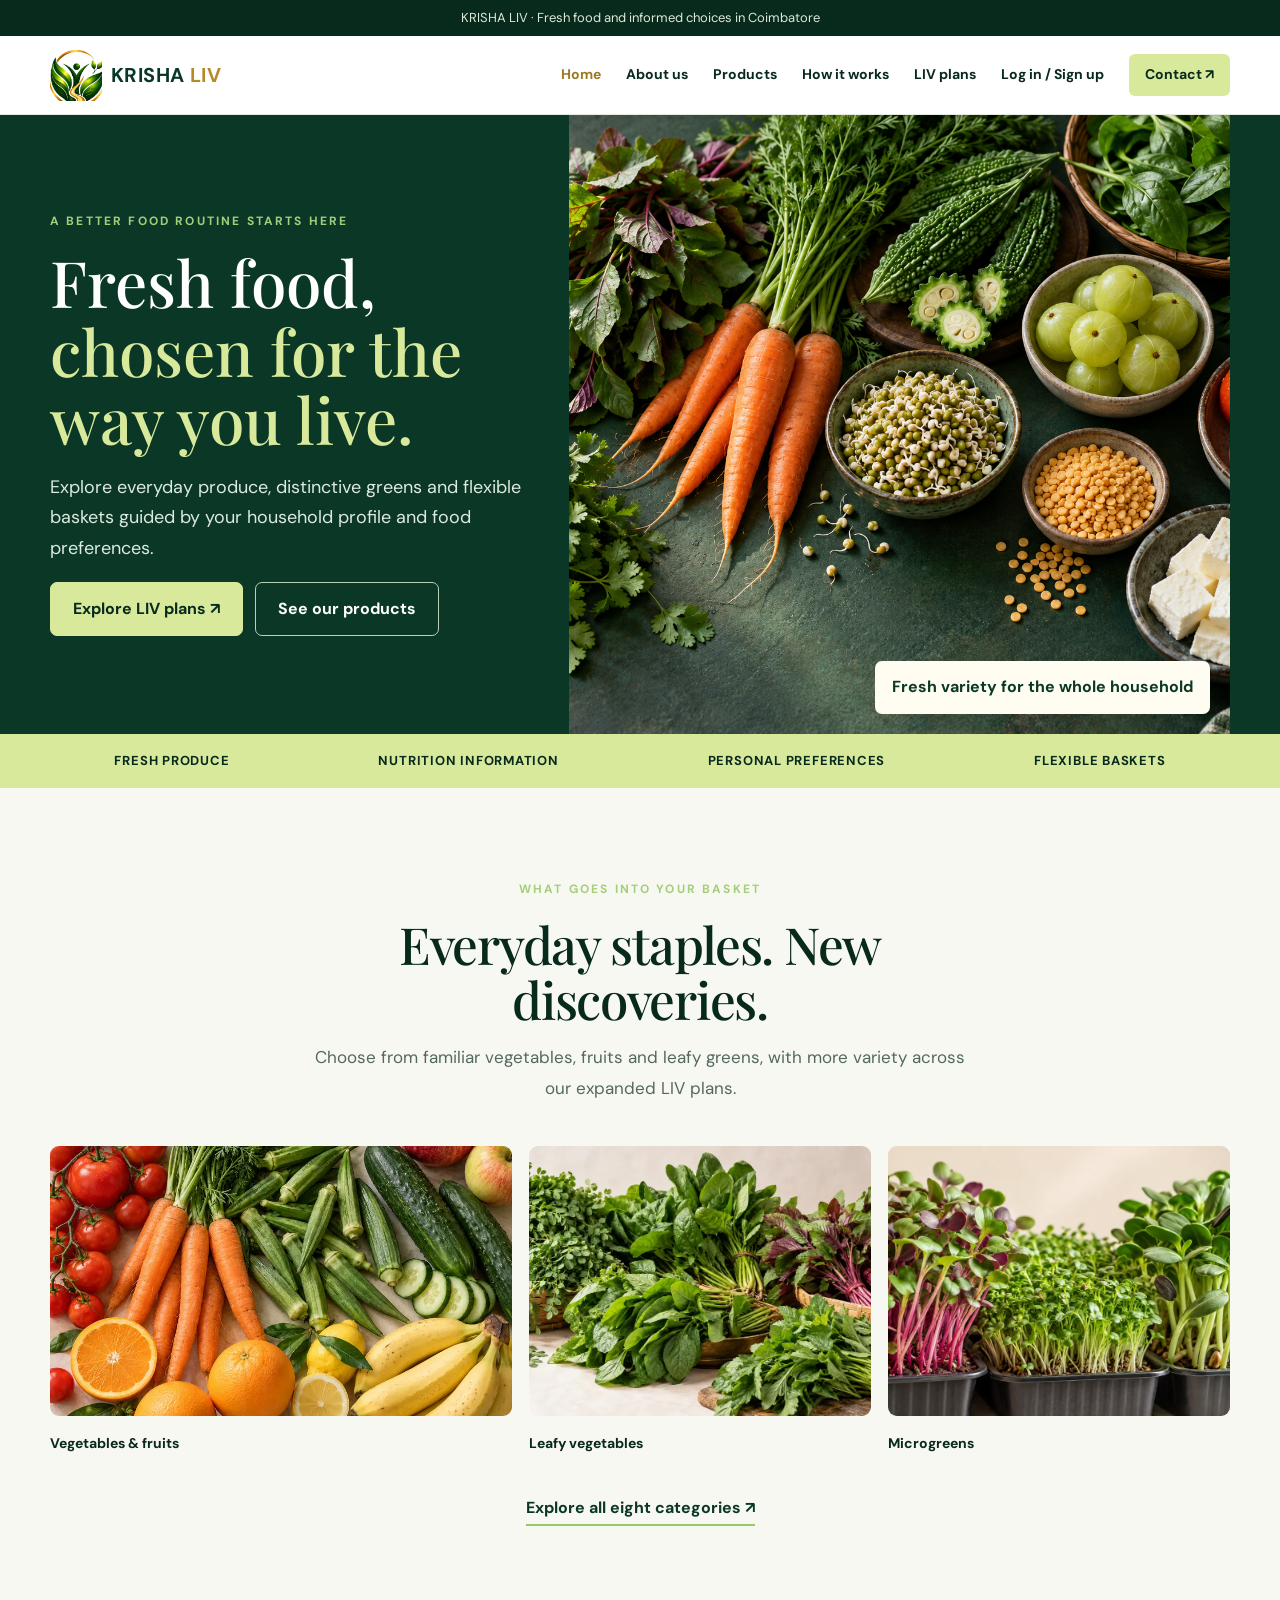
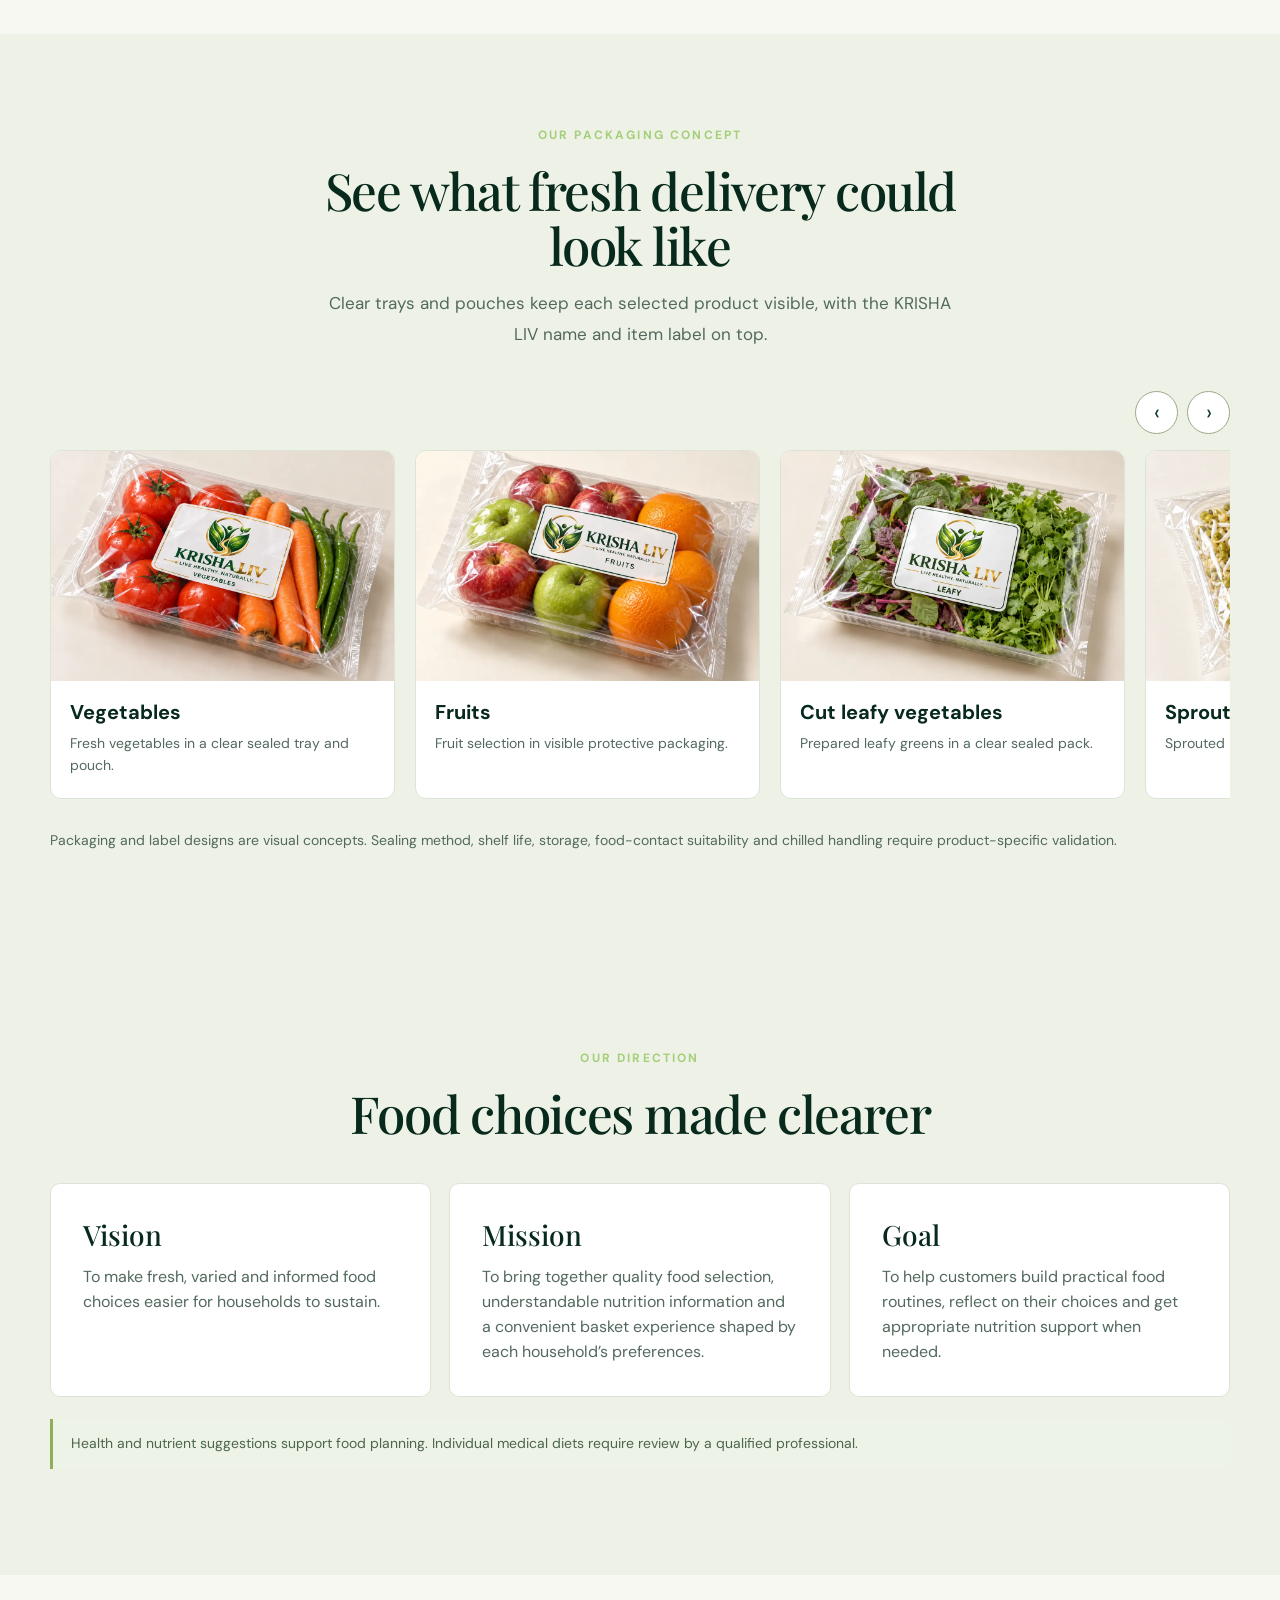
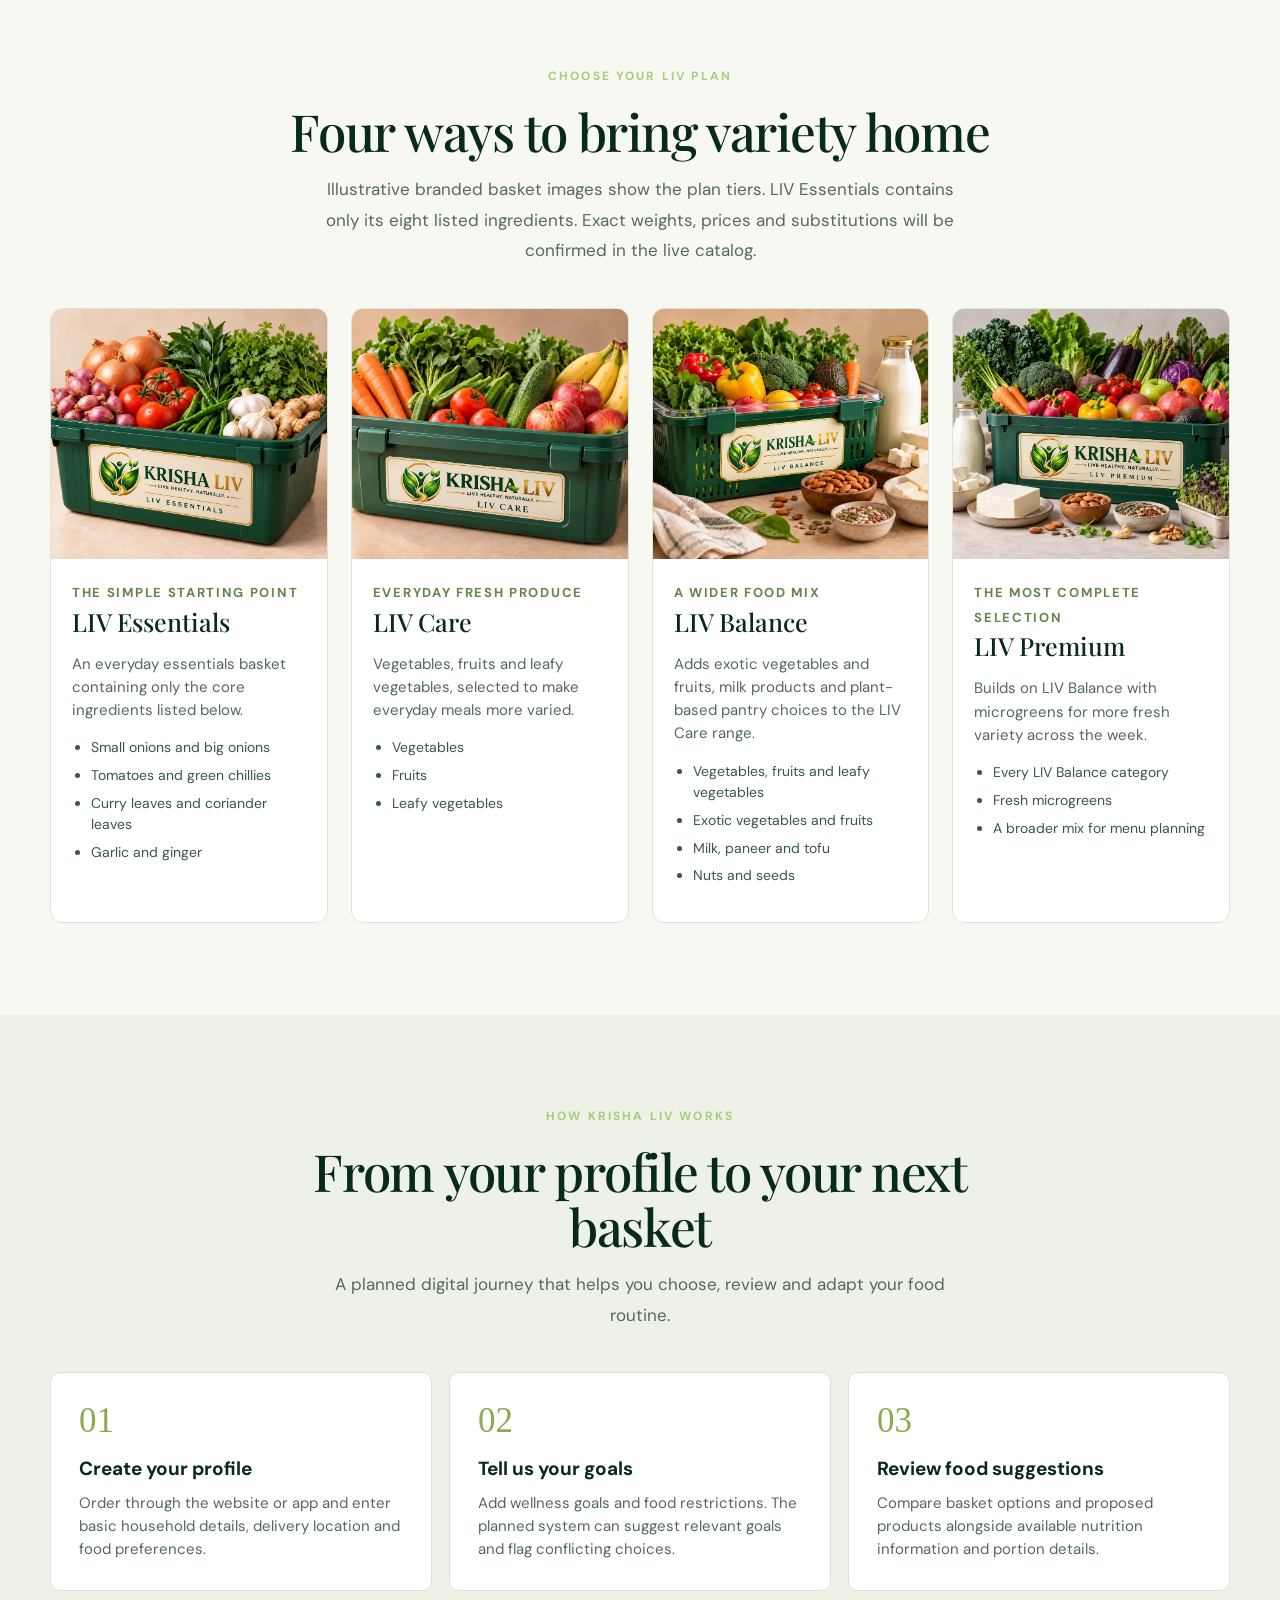
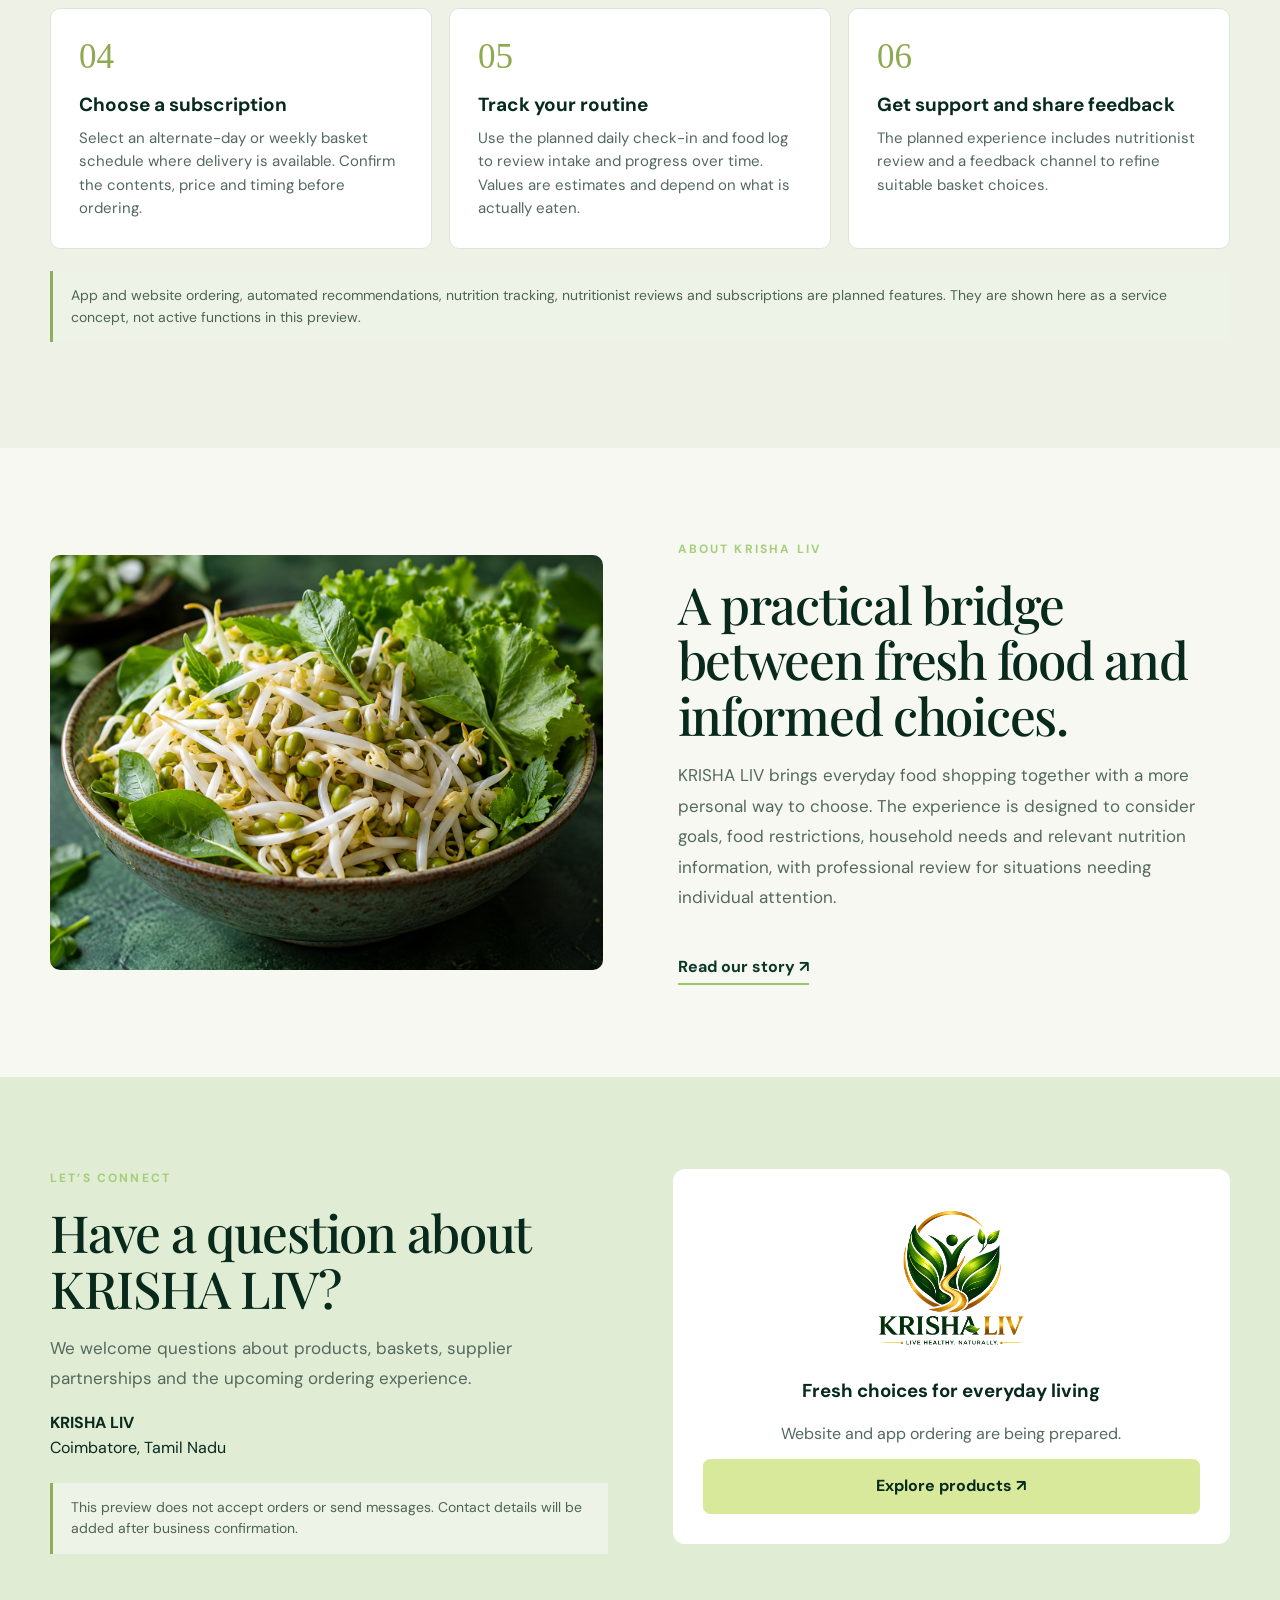
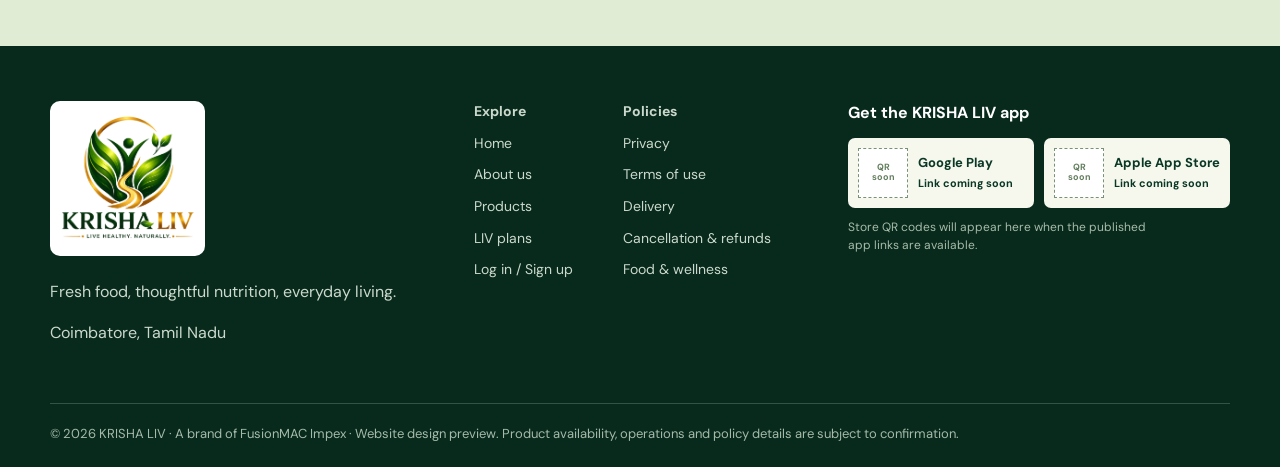
<file: index.html>
<!doctype html><html lang="en"><head><meta charset="utf-8"><meta name="viewport" content="width=device-width,initial-scale=1"><title>Home | KRISHA LIV</title><meta name="description" content="KRISHA LIV fresh food and nutrition-focused baskets in Coimbatore."><link rel="stylesheet" href="site.css"><link rel="icon" type="image/png" href="krisha-logo.png"></head><body><div class="topbar">KRISHA LIV · Fresh food and informed choices in Coimbatore</div><header class="header"><nav class="nav wrap"><a class="brand-lockup" href="index.html" aria-label="KRISHA LIV home"><span class="brand-emblem"><img src="krisha-logo.png" alt=""></span><span class="brand-word">KRISHA <strong>LIV</strong></span></a><button class="mobile-menu" type="button" aria-expanded="false" aria-controls="siteNav">Menu</button><div id="siteNav" class="site-nav"><a href="index.html" aria-current="page">Home</a><a href="about.html">About us</a><a href="products.html">Products</a><a href="index.html#how">How it works</a><a href="index.html#plans">LIV plans</a><a href="account.html">Log in / Sign up</a><a class="nav-help" href="index.html#contact">Contact ↗</a></div></nav></header><main><section class="home-hero"><div class="wrap home-hero-inner"><div class="home-hero-copy"><span class="eyebrow">A better food routine starts here</span><h1>Fresh food, <em>chosen for the way you live.</em></h1><p>Explore everyday produce, distinctive greens and flexible baskets guided by your household profile and food preferences.</p><div class="actions"><a class="btn" href="#plans">Explore LIV plans ↗</a><a class="btn secondary" href="products.html">See our products</a></div></div><div class="home-hero-photo"><img src="harvest.png" alt="Fresh vegetables, greens, sprouts and other foods"><span class="hero-float">Fresh variety for the whole household</span></div></div></section><div class="strip"><div class="wrap strip-inner"><span>Fresh produce</span><span>Nutrition information</span><span>Personal preferences</span><span>Flexible baskets</span></div></div><section class="section"><div class="wrap"><div class="section-head"><span class="eyebrow">What goes into your basket</span><h2>Everyday staples. New discoveries.</h2><p class="lead">Choose from familiar vegetables, fruits and leafy greens, with more variety across our expanded LIV plans.</p></div><div class="showcase"><figure><img src="cat-produce.webp" alt="Fresh vegetables and fruits"><figcaption>Vegetables & fruits</figcaption></figure><figure><img src="cat-greens.webp" alt="Leafy vegetables"><figcaption>Leafy vegetables</figcaption></figure><figure><img src="cat-microgreens.webp" alt="Fresh microgreens"><figcaption>Microgreens</figcaption></figure></div><p style="text-align:center"><a class="section-link" href="products.html">Explore all eight categories ↗</a></p></div></section><section class="section cream" id="packaging"><div class="wrap"><div class="section-head"><span class="eyebrow">Our packaging concept</span><h2>See what fresh delivery could look like</h2><p class="lead">Clear trays and pouches keep each selected product visible, with the KRISHA LIV name and item label on top.</p></div><div class="scroll-actions"><button class="scroll-control" type="button" data-dir="-1" aria-label="Scroll packaged products left">‹</button><button class="scroll-control" type="button" data-dir="1" aria-label="Scroll packaged products right">›</button></div><div class="pack-wrap"><div class="pack-track" id="packTrack" tabindex="0" aria-label="Scrollable packaging examples"><article class="pack-item"><img src="pack-vegetables.webp" alt="KRISHA LIV vegetables packaging concept in transparent sealed tray and pouch" loading="lazy"><div><h3>Vegetables</h3><p>Fresh vegetables in a clear sealed tray and pouch.</p></div></article><article class="pack-item"><img src="pack-fruits.webp" alt="KRISHA LIV fruits packaging concept in transparent sealed tray and pouch" loading="lazy"><div><h3>Fruits</h3><p>Fruit selection in visible protective packaging.</p></div></article><article class="pack-item"><img src="pack-leafy.webp" alt="KRISHA LIV cut leafy vegetables packaging concept in transparent sealed tray and pouch" loading="lazy"><div><h3>Cut leafy vegetables</h3><p>Prepared leafy greens in a clear sealed pack.</p></div></article><article class="pack-item"><img src="pack-sprouts.webp" alt="KRISHA LIV sprouts packaging concept in transparent sealed tray and pouch" loading="lazy"><div><h3>Sprouts</h3><p>Sprouted ingredients in a transparent tray.</p></div></article><article class="pack-item"><img src="pack-microgreens.webp" alt="KRISHA LIV microgreens packaging concept in transparent sealed tray and pouch" loading="lazy"><div><h3>Microgreens</h3><p>Tender greens shown in their protective pack.</p></div></article><article class="pack-item"><img src="pack-paneer.webp" alt="KRISHA LIV paneer packaging concept in transparent sealed tray and pouch" loading="lazy"><div><h3>Paneer</h3><p>Chilled paneer in a clear sealed pack.</p></div></article><article class="pack-item"><img src="pack-tofu.webp" alt="KRISHA LIV tofu packaging concept in transparent sealed tray and pouch" loading="lazy"><div><h3>Tofu</h3><p>Chilled tofu in a clear sealed pack.</p></div></article></div></div><p class="pack-note">Packaging and label designs are visual concepts. Sealing method, shelf life, storage, food-contact suitability and chilled handling require product-specific validation.</p></div></section><section class="section cream" id="vision"><div class="wrap"><div class="section-head"><span class="eyebrow">Our direction</span><h2>Food choices made clearer</h2></div><div class="value-grid"><article class="value"><h3>Vision</h3><p>To make fresh, varied and informed food choices easier for households to sustain.</p></article><article class="value"><h3>Mission</h3><p>To bring together quality food selection, understandable nutrition information and a convenient basket experience shaped by each household’s preferences.</p></article><article class="value"><h3>Goal</h3><p>To help customers build practical food routines, reflect on their choices and get appropriate nutrition support when needed.</p></article></div><p class="flag">Health and nutrient suggestions support food planning. Individual medical diets require review by a qualified professional.</p></div></section><section class="section" id="plans"><div class="wrap"><div class="section-head"><span class="eyebrow">Choose your LIV plan</span><h2>Four ways to bring variety home</h2><p class="lead">Illustrative branded basket images show the plan tiers. LIV Essentials contains only its eight listed ingredients. Exact weights, prices and substitutions will be confirmed in the live catalog.</p></div><div class="plan-grid"><article class="plan-card"><div class="plan-media"><img src="basket-essentials.webp" alt="Illustrative branded LIV Essentials basket; final contents are small and big onions, tomatoes, green chillies, curry leaves, coriander leaves, garlic and ginger"></div><div class="plan-content"><span class="tagline-small">The simple starting point</span><h3>LIV Essentials</h3><p>An everyday essentials basket containing only the core ingredients listed below.</p><ul><li>Small onions and big onions</li><li>Tomatoes and green chillies</li><li>Curry leaves and coriander leaves</li><li>Garlic and ginger</li></ul></div></article><article class="plan-card"><div class="plan-media"><img src="basket-care.webp" alt="Illustrative KRISHA LIV LIV Care basket containing vegetables, fruits and leafy vegetables, selected to make everyday meals more varied."></div><div class="plan-content"><span class="tagline-small">Everyday fresh produce</span><h3>LIV Care</h3><p>Vegetables, fruits and leafy vegetables, selected to make everyday meals more varied.</p><ul><li>Vegetables</li><li>Fruits</li><li>Leafy vegetables</li></ul></div></article><article class="plan-card"><div class="plan-media"><img src="basket-balance.webp" alt="Illustrative KRISHA LIV LIV Balance basket containing adds exotic vegetables and fruits, milk products and plant-based pantry choices to the liv care range."></div><div class="plan-content"><span class="tagline-small">A wider food mix</span><h3>LIV Balance</h3><p>Adds exotic vegetables and fruits, milk products and plant-based pantry choices to the LIV Care range.</p><ul><li>Vegetables, fruits and leafy vegetables</li><li>Exotic vegetables and fruits</li><li>Milk, paneer and tofu</li><li>Nuts and seeds</li></ul></div></article><article class="plan-card"><div class="plan-media"><img src="basket-premium.webp" alt="Illustrative KRISHA LIV LIV Premium basket containing builds on liv balance with microgreens for more fresh variety across the week."></div><div class="plan-content"><span class="tagline-small">The most complete selection</span><h3>LIV Premium</h3><p>Builds on LIV Balance with microgreens for more fresh variety across the week.</p><ul><li>Every LIV Balance category</li><li>Fresh microgreens</li><li>A broader mix for menu planning</li></ul></div></article></div></div></section><section class="section cream" id="how"><div class="wrap"><div class="section-head"><span class="eyebrow">How KRISHA LIV works</span><h2>From your profile to your next basket</h2><p class="lead">A planned digital journey that helps you choose, review and adapt your food routine.</p></div><div class="journey-grid"><div class="journey-card"><span>01</span><h3>Create your profile</h3><p>Order through the website or app and enter basic household details, delivery location and food preferences.</p></div><div class="journey-card"><span>02</span><h3>Tell us your goals</h3><p>Add wellness goals and food restrictions. The planned system can suggest relevant goals and flag conflicting choices.</p></div><div class="journey-card"><span>03</span><h3>Review food suggestions</h3><p>Compare basket options and proposed products alongside available nutrition information and portion details.</p></div><div class="journey-card"><span>04</span><h3>Choose a subscription</h3><p>Select an alternate-day or weekly basket schedule where delivery is available. Confirm the contents, price and timing before ordering.</p></div><div class="journey-card"><span>05</span><h3>Track your routine</h3><p>Use the planned daily check-in and food log to review intake and progress over time. Values are estimates and depend on what is actually eaten.</p></div><div class="journey-card"><span>06</span><h3>Get support and share feedback</h3><p>The planned experience includes nutritionist review and a feedback channel to refine suitable basket choices.</p></div></div><p class="flag">App and website ordering, automated recommendations, nutrition tracking, nutritionist reviews and subscriptions are planned features. They are shown here as a service concept, not active functions in this preview.</p></div></section><section class="section"><div class="wrap split"><div class="image-frame"><img src="sprouts.png" alt="Fresh sprouts and greens"></div><div><span class="eyebrow">About KRISHA LIV</span><h2>A practical bridge between fresh food and informed choices.</h2><p class="content-text">KRISHA LIV brings everyday food shopping together with a more personal way to choose. The experience is designed to consider goals, food restrictions, household needs and relevant nutrition information, with professional review for situations needing individual attention.</p><a class="section-link" href="about.html">Read our story ↗</a></div></div></section><section class="section contact" id="contact"><div class="wrap contact-grid"><div><span class="eyebrow">Let’s connect</span><h2>Have a question about KRISHA LIV?</h2><p class="lead">We welcome questions about products, baskets, supplier partnerships and the upcoming ordering experience.</p><p><strong>KRISHA LIV</strong><br>Coimbatore, Tamil Nadu</p><div class="flag">This preview does not accept orders or send messages. Contact details will be added after business confirmation.</div></div><div class="contact-form"><img src="krisha-logo.png" alt="KRISHA LIV — Live healthy, naturally" style="width:160px;max-width:100%;margin:auto"><h3 style="text-align:center;margin:4px 0">Fresh choices for everyday living</h3><p style="text-align:center;color:var(--muted);margin:0">Website and app ordering are being prepared.</p><a class="btn" href="products.html">Explore products ↗</a></div></div></section></main><footer><div class="wrap"><div class="footer-grid"><div><img class="footer-logo" src="krisha-logo.png" alt="KRISHA LIV logo"><p>Fresh food, thoughtful nutrition, everyday living.</p><p>Coimbatore, Tamil Nadu</p></div><div class="footer-links"><div><strong>Explore</strong><a href="index.html">Home</a><a href="about.html">About us</a><a href="products.html">Products</a><a href="index.html#plans">LIV plans</a><a href="account.html">Log in / Sign up</a></div><div><strong>Policies</strong><a href="privacy.html">Privacy</a><a href="terms.html">Terms of use</a><a href="delivery.html">Delivery</a><a href="returns.html">Cancellation & refunds</a><a href="food-information.html">Food & wellness</a></div></div><div class="footer-app"><h3>Get the KRISHA LIV app</h3><div class="download-block"><div class="download-card"><span class="qr-pending" aria-label="Google Play QR pending">QR<br>soon</span><span>Google Play<br><small>Link coming soon</small></span></div><div class="download-card"><span class="qr-pending" aria-label="Apple App Store QR pending">QR<br>soon</span><span>Apple App Store<br><small>Link coming soon</small></span></div></div><p>Store QR codes will appear here when the published app links are available.</p></div></div><div class="footnote">© 2026 KRISHA LIV · A brand of FusionMAC Impex · Website design preview. Product availability, operations and policy details are subject to confirmation.</div></div></footer><script>const m=document.querySelector('.mobile-menu');if(m)m.addEventListener('click',()=>{let n=document.getElementById('siteNav');let open=n.classList.toggle('open');m.setAttribute('aria-expanded',String(open))});</script><script>document.querySelectorAll(".scroll-control").forEach(b=>b.addEventListener("click",()=>{let t=document.getElementById("packTrack");t.scrollBy({left:Number(b.dataset.dir)*Math.max(260,t.clientWidth*.65),behavior:"smooth"})}));</script></body></html>
</file>
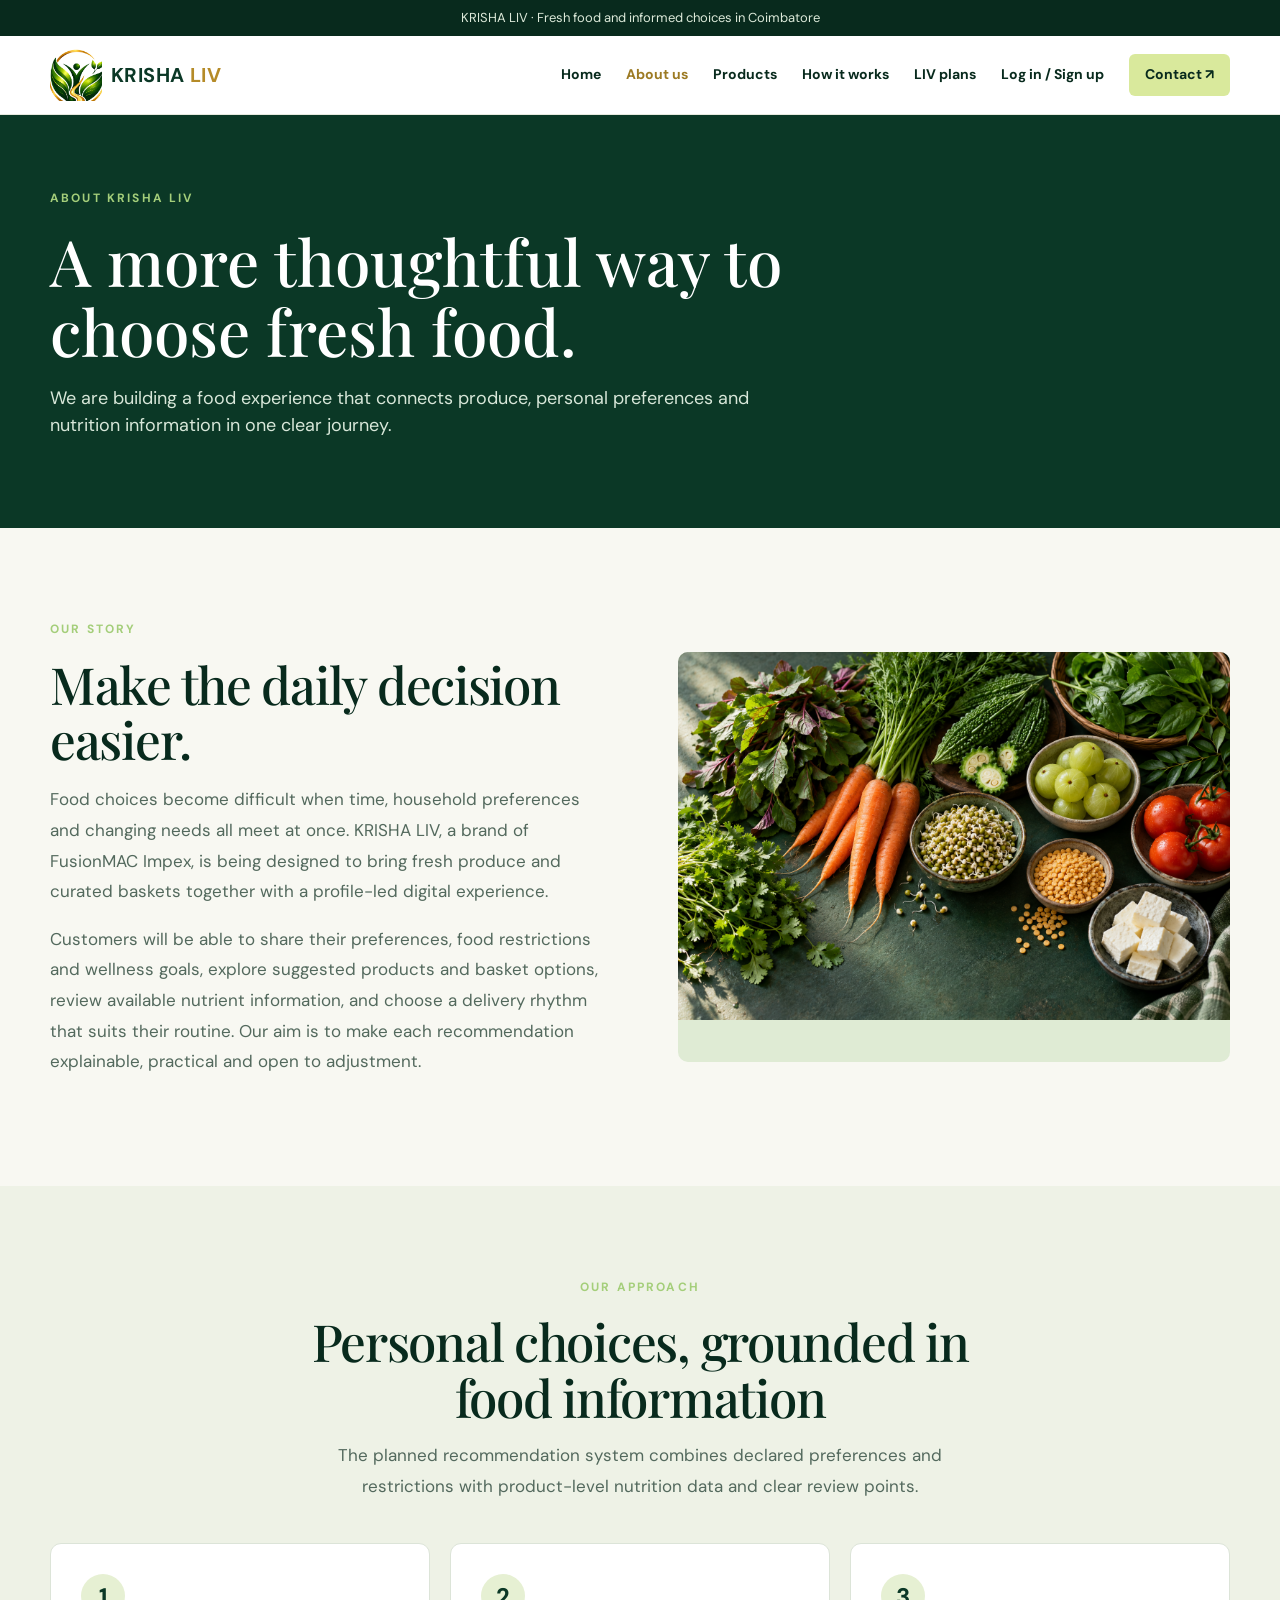
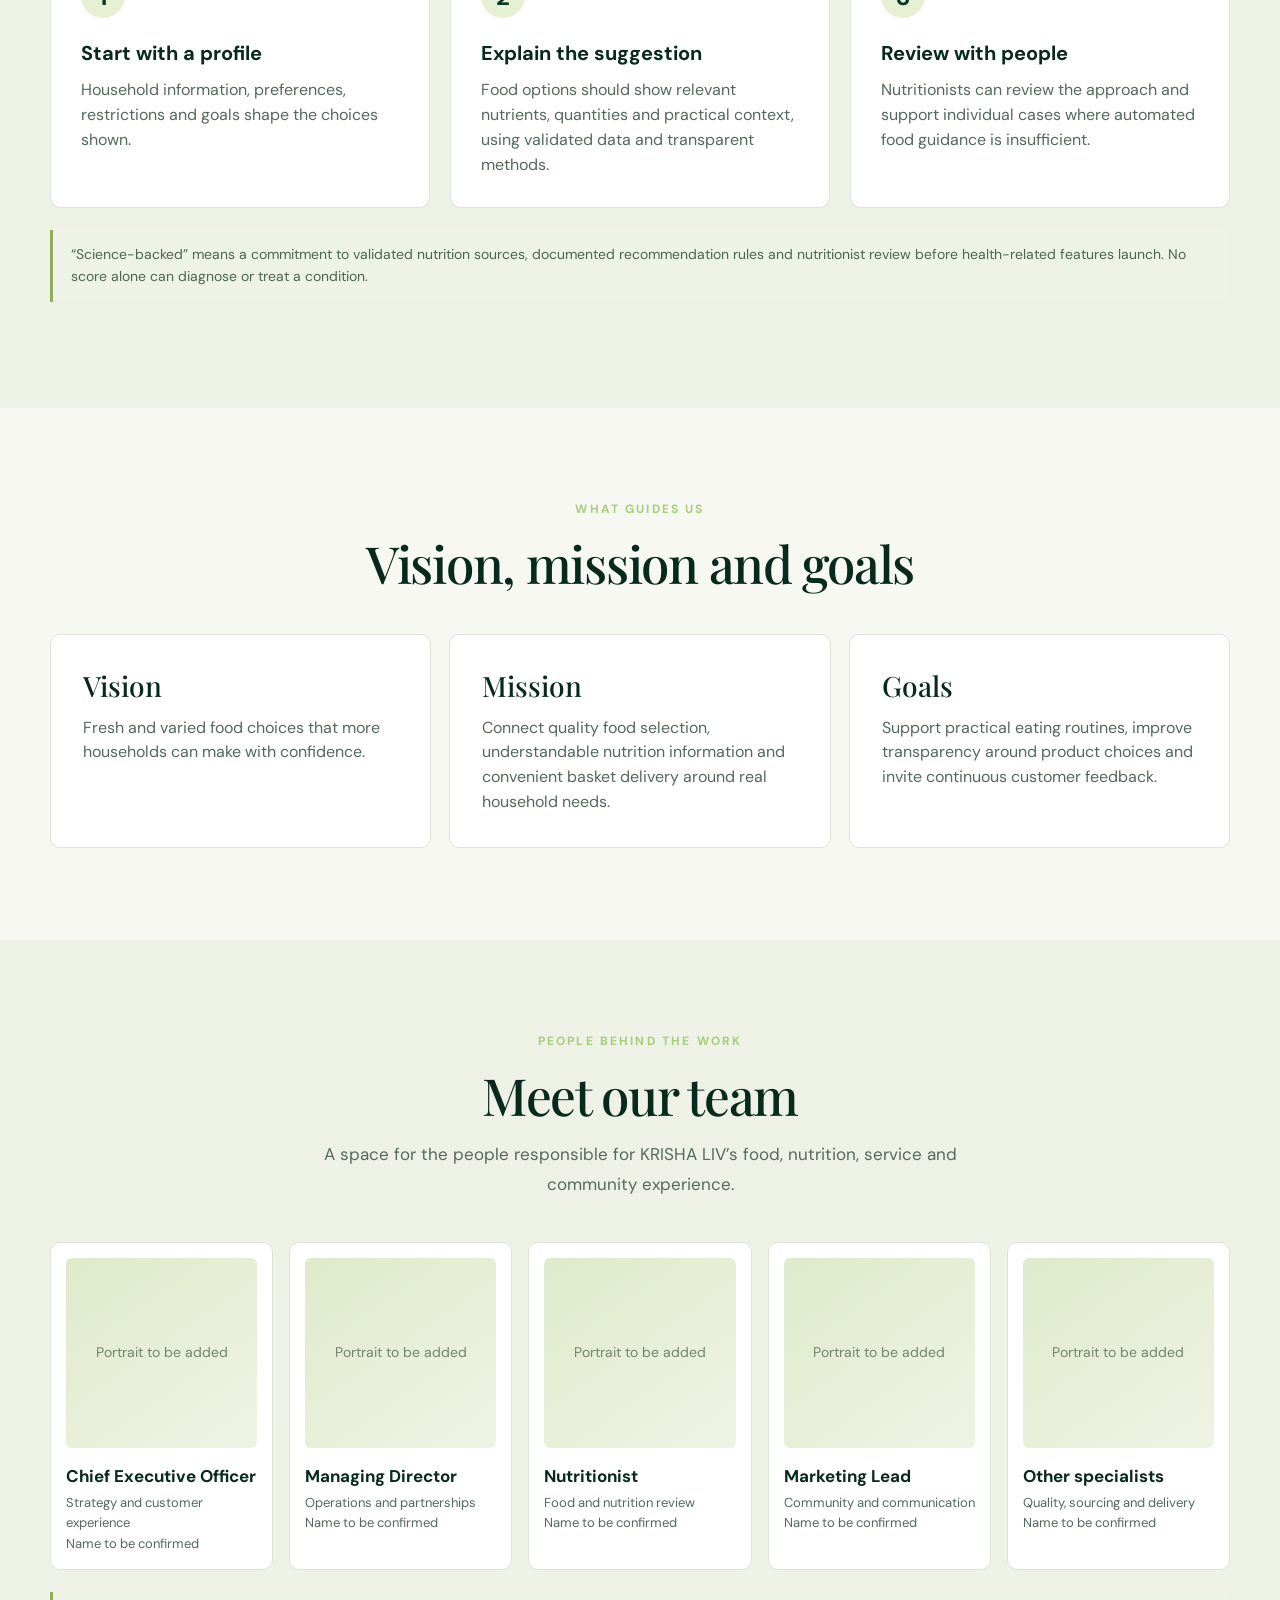
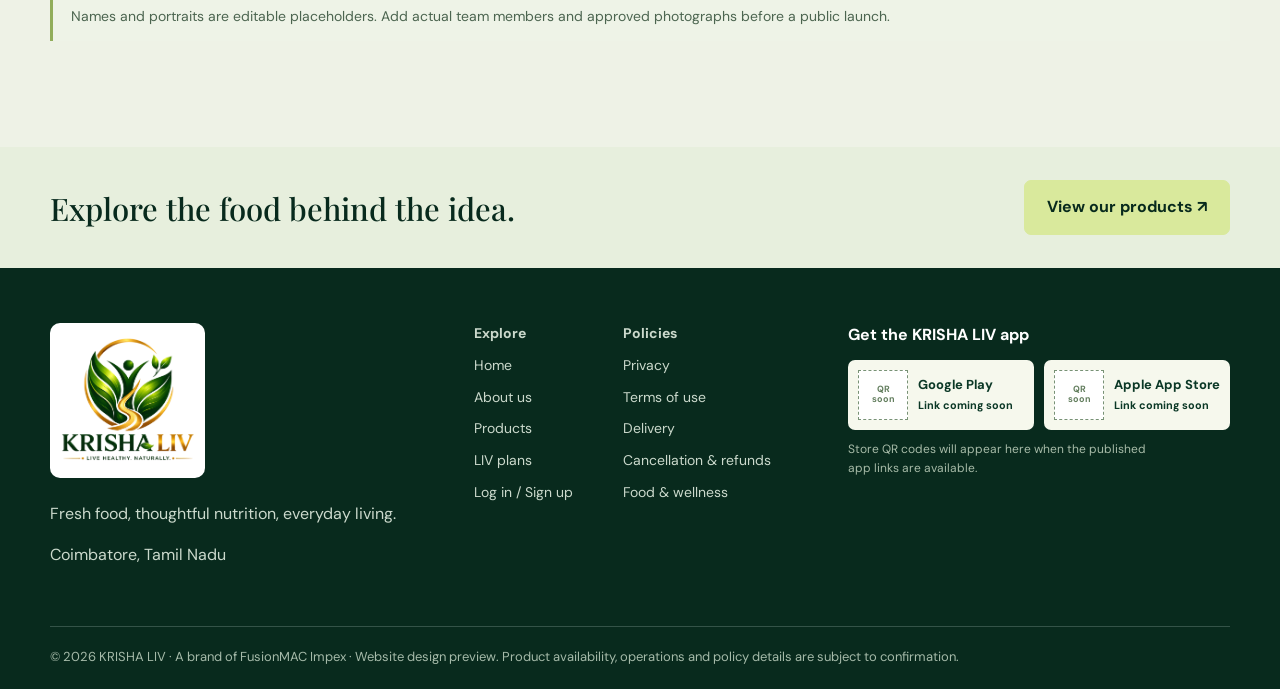
<file: about.html>
<!doctype html><html lang="en"><head><meta charset="utf-8"><meta name="viewport" content="width=device-width,initial-scale=1"><title>About Us | KRISHA LIV</title><meta name="description" content="KRISHA LIV fresh food and nutrition-focused baskets in Coimbatore."><link rel="stylesheet" href="site.css"><link rel="icon" type="image/png" href="krisha-logo.png"></head><body><div class="topbar">KRISHA LIV · Fresh food and informed choices in Coimbatore</div><header class="header"><nav class="nav wrap"><a class="brand-lockup" href="index.html" aria-label="KRISHA LIV home"><span class="brand-emblem"><img src="krisha-logo.png" alt=""></span><span class="brand-word">KRISHA <strong>LIV</strong></span></a><button class="mobile-menu" type="button" aria-expanded="false" aria-controls="siteNav">Menu</button><div id="siteNav" class="site-nav"><a href="index.html">Home</a><a href="about.html" aria-current="page">About us</a><a href="products.html">Products</a><a href="index.html#how">How it works</a><a href="index.html#plans">LIV plans</a><a href="account.html">Log in / Sign up</a><a class="nav-help" href="index.html#contact">Contact ↗</a></div></nav></header><main><section class="page-hero"><div class="wrap"><span class="eyebrow">About KRISHA LIV</span><h1>A more thoughtful way to choose fresh food.</h1><p>We are building a food experience that connects produce, personal preferences and nutrition information in one clear journey.</p></div></section><section class="section"><div class="wrap split"><div><span class="eyebrow">Our story</span><h2>Make the daily decision easier.</h2><p class="content-text">Food choices become difficult when time, household preferences and changing needs all meet at once. KRISHA LIV, a brand of FusionMAC Impex, is being designed to bring fresh produce and curated baskets together with a profile-led digital experience.</p><p class="content-text">Customers will be able to share their preferences, food restrictions and wellness goals, explore suggested products and basket options, review available nutrient information, and choose a delivery rhythm that suits their routine. Our aim is to make each recommendation explainable, practical and open to adjustment.</p></div><div class="image-frame"><img src="harvest.png" alt="Selection of fresh foods and produce"></div></div></section><section class="section cream"><div class="wrap"><div class="section-head"><span class="eyebrow">Our approach</span><h2>Personal choices, grounded in food information</h2><p class="lead">The planned recommendation system combines declared preferences and restrictions with product-level nutrition data and clear review points.</p></div><div class="grid3"><article class="feature"><b>1</b><h3>Start with a profile</h3><p>Household information, preferences, restrictions and goals shape the choices shown.</p></article><article class="feature"><b>2</b><h3>Explain the suggestion</h3><p>Food options should show relevant nutrients, quantities and practical context, using validated data and transparent methods.</p></article><article class="feature"><b>3</b><h3>Review with people</h3><p>Nutritionists can review the approach and support individual cases where automated food guidance is insufficient.</p></article></div><p class="flag">“Science-backed” means a commitment to validated nutrition sources, documented recommendation rules and nutritionist review before health-related features launch. No score alone can diagnose or treat a condition.</p></div></section><section class="section"><div class="wrap"><div class="section-head"><span class="eyebrow">What guides us</span><h2>Vision, mission and goals</h2></div><div class="value-grid"><article class="value"><h3>Vision</h3><p>Fresh and varied food choices that more households can make with confidence.</p></article><article class="value"><h3>Mission</h3><p>Connect quality food selection, understandable nutrition information and convenient basket delivery around real household needs.</p></article><article class="value"><h3>Goals</h3><p>Support practical eating routines, improve transparency around product choices and invite continuous customer feedback.</p></article></div></div></section><section class="section cream" id="team"><div class="wrap"><div class="section-head"><span class="eyebrow">People behind the work</span><h2>Meet our team</h2><p class="lead">A space for the people responsible for KRISHA LIV’s food, nutrition, service and community experience.</p></div><div class="team-grid"><article class="team-card"><div class="portrait-placeholder">Portrait to be added</div><h3>Chief Executive Officer</h3><p>Strategy and customer experience<br>Name to be confirmed</p></article><article class="team-card"><div class="portrait-placeholder">Portrait to be added</div><h3>Managing Director</h3><p>Operations and partnerships<br>Name to be confirmed</p></article><article class="team-card"><div class="portrait-placeholder">Portrait to be added</div><h3>Nutritionist</h3><p>Food and nutrition review<br>Name to be confirmed</p></article><article class="team-card"><div class="portrait-placeholder">Portrait to be added</div><h3>Marketing Lead</h3><p>Community and communication<br>Name to be confirmed</p></article><article class="team-card"><div class="portrait-placeholder">Portrait to be added</div><h3>Other specialists</h3><p>Quality, sourcing and delivery<br>Name to be confirmed</p></article></div><p class="flag">Names and portraits are editable placeholders. Add actual team members and approved photographs before a public launch.</p></div></section><section class="wide-banner"><div class="wrap"><h2>Explore the food behind the idea.</h2><a class="btn" href="products.html">View our products ↗</a></div></section></main><footer><div class="wrap"><div class="footer-grid"><div><img class="footer-logo" src="krisha-logo.png" alt="KRISHA LIV logo"><p>Fresh food, thoughtful nutrition, everyday living.</p><p>Coimbatore, Tamil Nadu</p></div><div class="footer-links"><div><strong>Explore</strong><a href="index.html">Home</a><a href="about.html">About us</a><a href="products.html">Products</a><a href="index.html#plans">LIV plans</a><a href="account.html">Log in / Sign up</a></div><div><strong>Policies</strong><a href="privacy.html">Privacy</a><a href="terms.html">Terms of use</a><a href="delivery.html">Delivery</a><a href="returns.html">Cancellation & refunds</a><a href="food-information.html">Food & wellness</a></div></div><div class="footer-app"><h3>Get the KRISHA LIV app</h3><div class="download-block"><div class="download-card"><span class="qr-pending" aria-label="Google Play QR pending">QR<br>soon</span><span>Google Play<br><small>Link coming soon</small></span></div><div class="download-card"><span class="qr-pending" aria-label="Apple App Store QR pending">QR<br>soon</span><span>Apple App Store<br><small>Link coming soon</small></span></div></div><p>Store QR codes will appear here when the published app links are available.</p></div></div><div class="footnote">© 2026 KRISHA LIV · A brand of FusionMAC Impex · Website design preview. Product availability, operations and policy details are subject to confirmation.</div></div></footer><script>const m=document.querySelector('.mobile-menu');if(m)m.addEventListener('click',()=>{let n=document.getElementById('siteNav');let open=n.classList.toggle('open');m.setAttribute('aria-expanded',String(open))});</script></body></html>
</file>
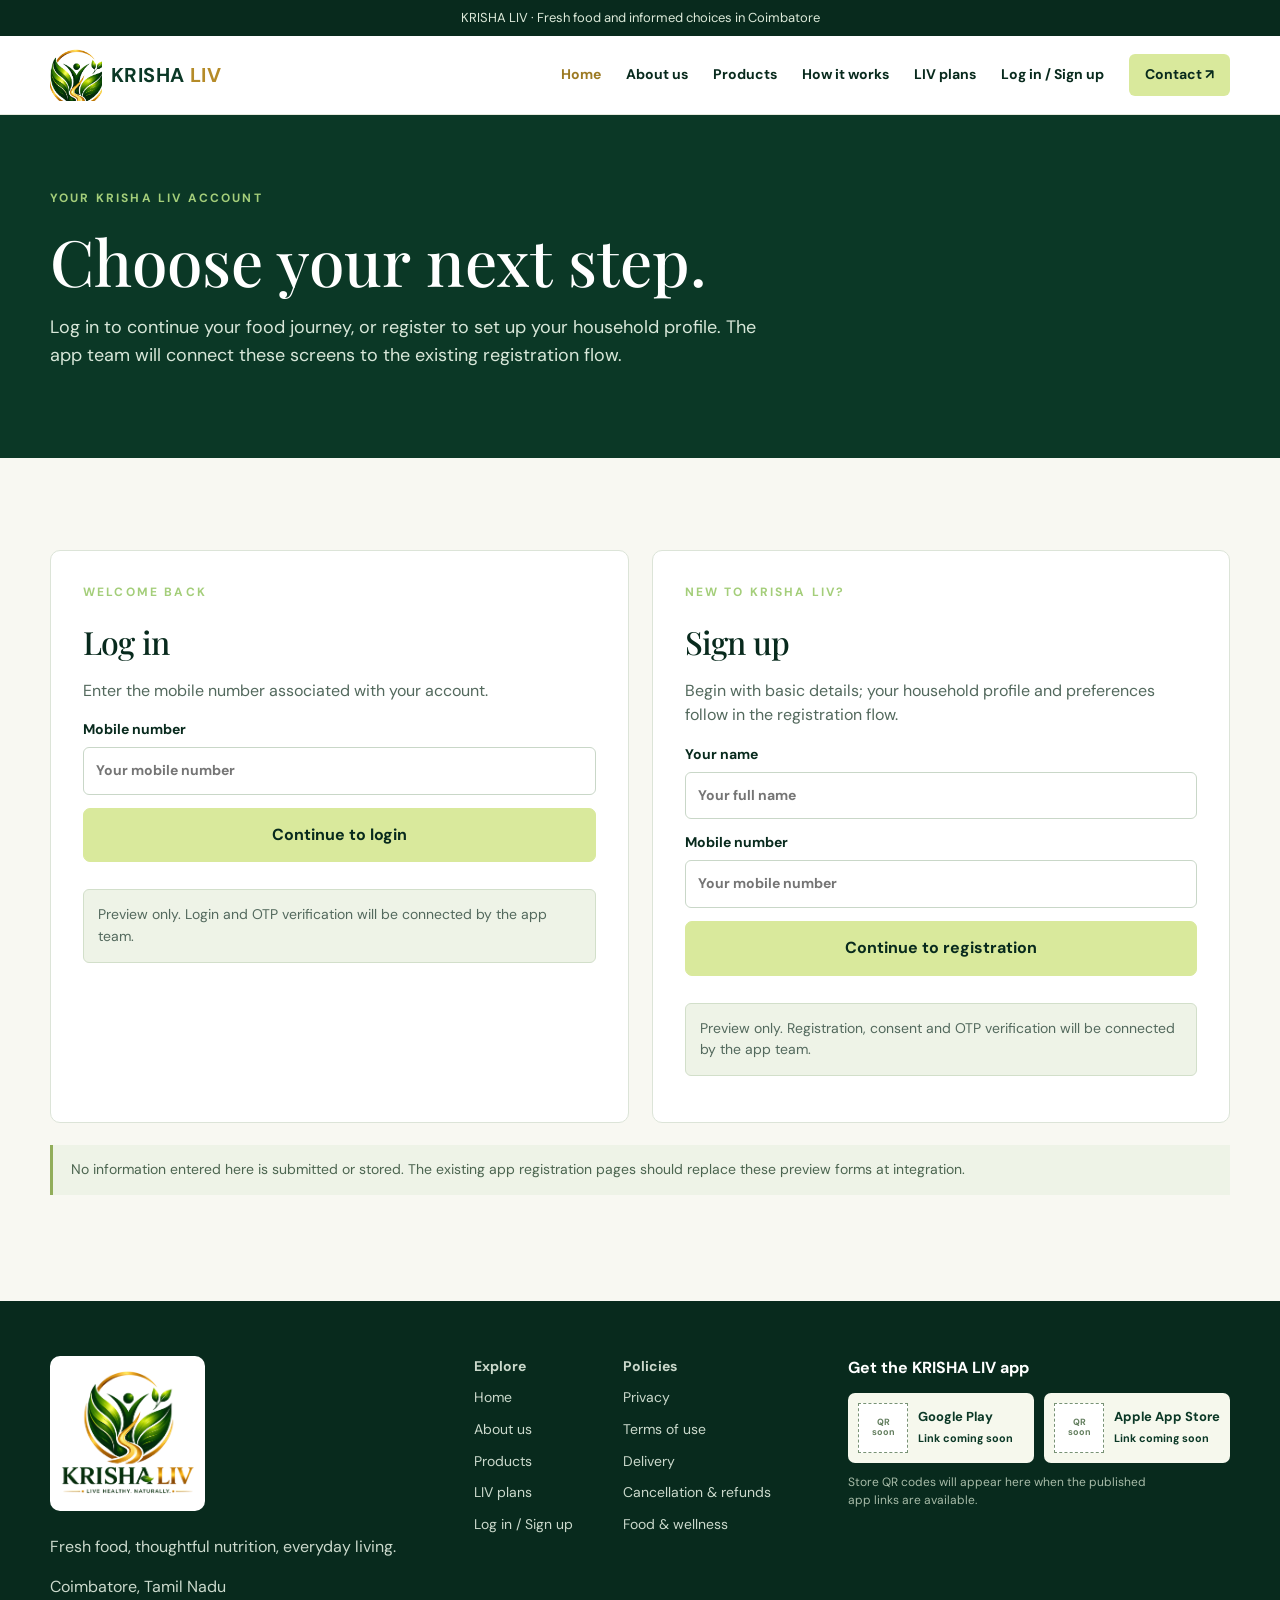
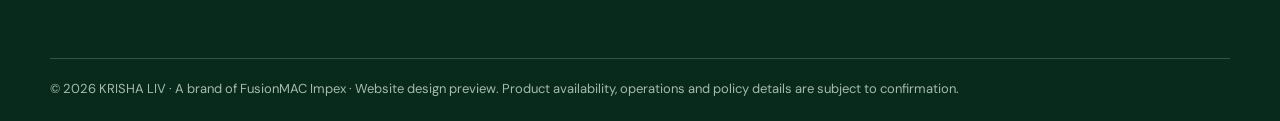
<file: account.html>
<!doctype html><html lang="en"><head><meta charset="utf-8"><meta name="viewport" content="width=device-width,initial-scale=1"><title>Account | KRISHA LIV</title><meta name="description" content="KRISHA LIV login and registration handoff preview"><link rel="stylesheet" href="site.css"><link rel="icon" type="image/png" href="krisha-logo.png"></head><body><div class="topbar">KRISHA LIV · Fresh food and informed choices in Coimbatore</div><header class="header"><nav class="nav wrap"><a class="brand-lockup" href="index.html" aria-label="KRISHA LIV home"><span class="brand-emblem"><img src="krisha-logo.png" alt=""></span><span class="brand-word">KRISHA <strong>LIV</strong></span></a><button class="mobile-menu" type="button" aria-expanded="false" aria-controls="siteNav">Menu</button><div id="siteNav" class="site-nav"><a href="index.html" aria-current="page">Home</a><a href="about.html">About us</a><a href="products.html">Products</a><a href="index.html#how">How it works</a><a href="index.html#plans">LIV plans</a><a href="account.html">Log in / Sign up</a><a class="nav-help" href="index.html#contact">Contact ↗</a></div></nav></header><main><section class="page-hero"><div class="wrap"><span class="eyebrow">Your KRISHA LIV account</span><h1>Choose your next step.</h1><p>Log in to continue your food journey, or register to set up your household profile. The app team will connect these screens to the existing registration flow.</p></div></section><section class="section"><div class="wrap"><div class="account-grid"><article class="account-panel" id="login"><span class="eyebrow">Welcome back</span><h2>Log in</h2><p>Enter the mobile number associated with your account.</p><form data-preview="login"><label>Mobile number<input type="tel" name="mobile" autocomplete="tel" inputmode="tel" placeholder="Your mobile number" required></label><button class="btn" type="submit">Continue to login</button><p class="account-note" role="status">Preview only. Login and OTP verification will be connected by the app team.</p></form></article><article class="account-panel" id="signup"><span class="eyebrow">New to KRISHA LIV?</span><h2>Sign up</h2><p>Begin with basic details; your household profile and preferences follow in the registration flow.</p><form data-preview="signup"><label>Your name<input type="text" name="name" autocomplete="name" placeholder="Your full name" required></label><label>Mobile number<input type="tel" name="mobile" autocomplete="tel" inputmode="tel" placeholder="Your mobile number" required></label><button class="btn" type="submit">Continue to registration</button><p class="account-note" role="status">Preview only. Registration, consent and OTP verification will be connected by the app team.</p></form></article></div><p class="flag">No information entered here is submitted or stored. The existing app registration pages should replace these preview forms at integration.</p></div></section></main><footer><div class="wrap"><div class="footer-grid"><div><img class="footer-logo" src="krisha-logo.png" alt="KRISHA LIV logo"><p>Fresh food, thoughtful nutrition, everyday living.</p><p>Coimbatore, Tamil Nadu</p></div><div class="footer-links"><div><strong>Explore</strong><a href="index.html">Home</a><a href="about.html">About us</a><a href="products.html">Products</a><a href="index.html#plans">LIV plans</a><a href="account.html">Log in / Sign up</a></div><div><strong>Policies</strong><a href="privacy.html">Privacy</a><a href="terms.html">Terms of use</a><a href="delivery.html">Delivery</a><a href="returns.html">Cancellation & refunds</a><a href="food-information.html">Food & wellness</a></div></div><div class="footer-app"><h3>Get the KRISHA LIV app</h3><div class="download-block"><div class="download-card"><span class="qr-pending" aria-label="Google Play QR pending">QR<br>soon</span><span>Google Play<br><small>Link coming soon</small></span></div><div class="download-card"><span class="qr-pending" aria-label="Apple App Store QR pending">QR<br>soon</span><span>Apple App Store<br><small>Link coming soon</small></span></div></div><p>Store QR codes will appear here when the published app links are available.</p></div></div><div class="footnote">© 2026 KRISHA LIV · A brand of FusionMAC Impex · Website design preview. Product availability, operations and policy details are subject to confirmation.</div></div></footer><script>const m=document.querySelector('.mobile-menu');if(m)m.addEventListener('click',()=>{let n=document.getElementById('siteNav');let open=n.classList.toggle('open');m.setAttribute('aria-expanded',String(open))});</script><script>document.querySelectorAll(".scroll-control").forEach(b=>b.addEventListener("click",()=>{let t=document.getElementById("packTrack");t.scrollBy({left:Number(b.dataset.dir)*Math.max(260,t.clientWidth*.65),behavior:"smooth"})}));</script><script>document.querySelectorAll("form[data-preview]").forEach(f=>f.addEventListener("submit",e=>{e.preventDefault();f.querySelector("[role=status]").textContent="This is a design preview. The app team will connect this action."}));</script></body></html>
</file>
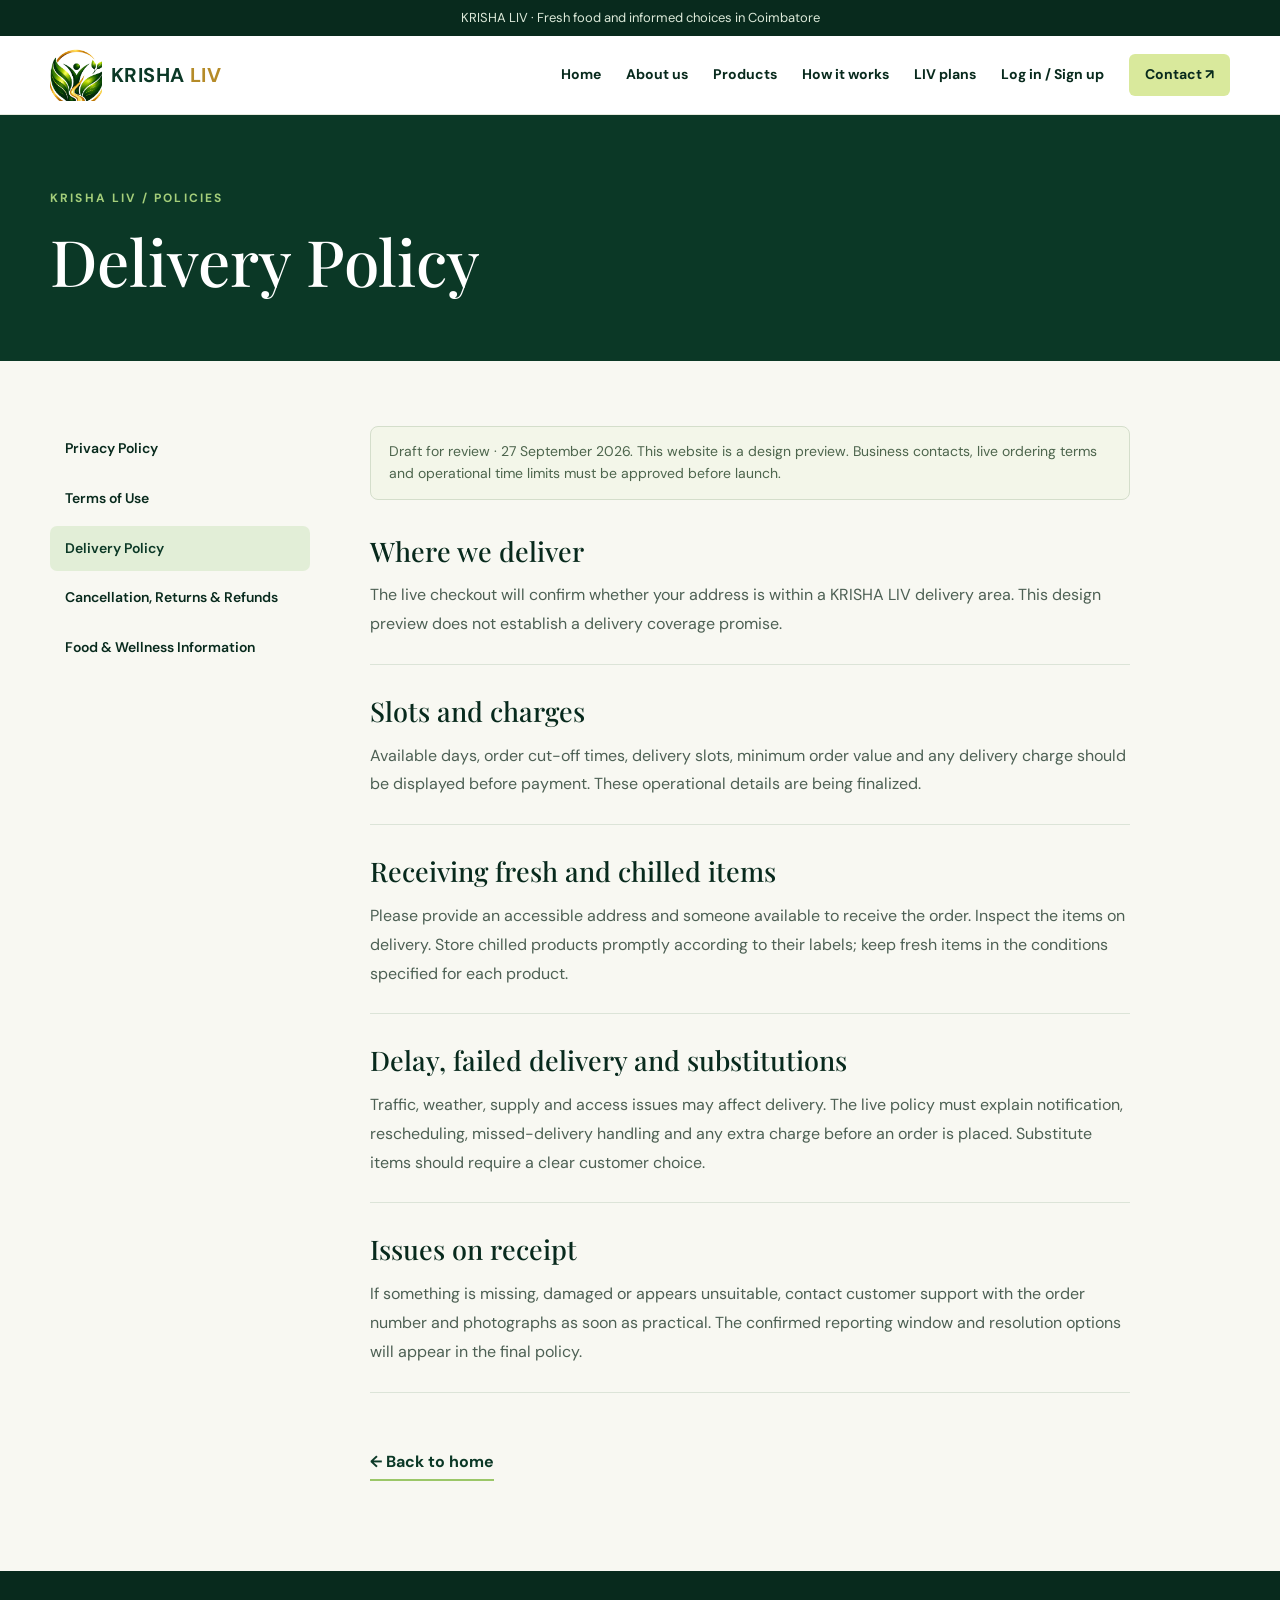
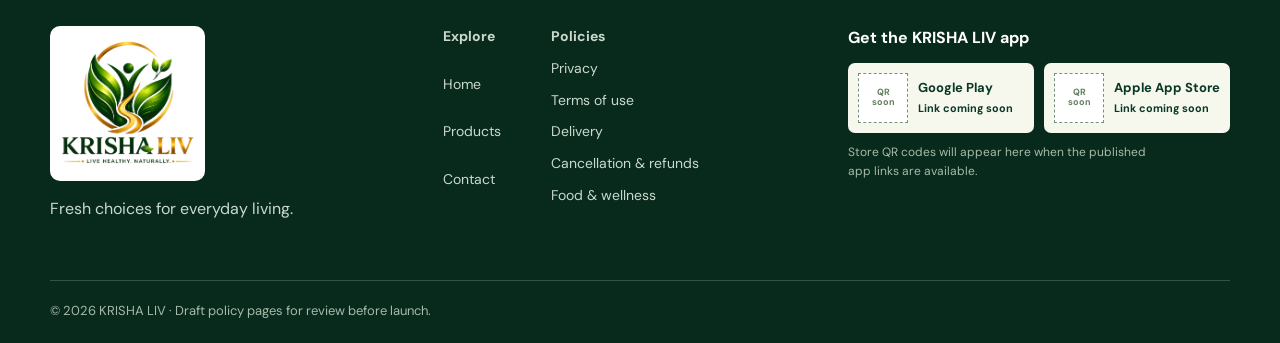
<file: delivery.html>
<!doctype html><html lang="en"><head><meta charset="utf-8"><meta name="viewport" content="width=device-width,initial-scale=1"><title>Delivery Policy | KRISHA LIV</title><meta name="description" content="Delivery Policy for KRISHA LIV website design preview."><style>
@import url('https://fonts.googleapis.com/css2?family=DM+Sans:wght@400;500;600;700&family=Playfair+Display:wght@500;600;700&display=swap');:root{--forest:#103b2f;--deep:#092a22;--lime:#d4ec83;--cream:#f7f7ef;--paper:#fffef9;--muted:#66766c;--border:#dce4d8}*{box-sizing:border-box}html{scroll-behavior:smooth}body{margin:0;background:var(--cream);color:var(--deep);font-family:'DM Sans',Arial,sans-serif;font-size:16px;line-height:1.55}a{color:inherit;text-decoration:none}button{font:inherit;cursor:pointer}.wrap{width:min(1180px,calc(100% - 48px));margin:auto}.topbar{background:var(--deep);color:#dce9d9;text-align:center;font-size:13px;padding:8px}.header{background:var(--paper);position:sticky;top:0;z-index:20;box-shadow:0 1px 0 #e6e9df}.nav{display:flex;align-items:center;justify-content:space-between;gap:30px;height:78px}.brand{display:flex;align-items:center;gap:10px;font-size:24px;font-weight:700;letter-spacing:.04em;color:var(--forest);white-space:nowrap}.brandmark{width:42px;height:42px;display:grid;place-items:center;border-radius:50%;background:var(--forest);color:var(--lime);font-family:Georgia,serif;font-size:27px}.links{display:flex;align-items:center;gap:27px;font-size:14px;font-weight:600}.links a:hover{color:#648b33}.navcta,.btn{display:inline-flex;align-items:center;justify-content:center;gap:10px;background:var(--lime);color:var(--deep);padding:14px 22px;border-radius:7px;font-weight:700;border:1px solid var(--lime)}.navcta{padding:11px 18px}.btn.secondary{background:transparent;border-color:#bad0b8;color:white}.hero{background:var(--forest);color:white;overflow:hidden}.hero-grid{min-height:580px;display:grid;grid-template-columns:47% 53%;align-items:center}.hero-copy{padding:65px 42px 72px 0;position:relative;z-index:1}.eyebrow{display:block;font-size:12px;font-weight:700;letter-spacing:.18em;text-transform:uppercase;color:#a4ce7a;margin-bottom:18px}.hero h1,.section h2,.banner h2{font-family:'Playfair Display',Georgia,serif;font-weight:500;line-height:1.08;letter-spacing:-.025em;margin:0}.hero h1{font-size:clamp(44px,5.1vw,74px);max-width:610px}.hero h1 em{color:var(--lime);font-style:normal}.hero p{max-width:480px;color:#d9e5d9;font-size:17px;line-height:1.7;margin:25px 0 30px}.actions{display:flex;flex-wrap:wrap;gap:12px}.hero-visual{height:100%;min-height:580px;position:relative}.hero-visual img{width:calc(100% + max(24px,(100vw - 1180px)/2));height:100%;object-fit:cover;display:block;position:absolute;left:0;top:0}.hero-visual:before{content:'';position:absolute;z-index:1;inset:0;background:linear-gradient(90deg,var(--forest),transparent 22%)}.hero-badge{position:absolute;z-index:2;bottom:32px;left:22px;background:#fffef1;color:var(--deep);padding:15px 20px;border-radius:8px;font-weight:700;box-shadow:0 12px 35px #0004}.strip{background:var(--lime);color:var(--deep)}.strip-inner{display:flex;justify-content:space-around;gap:20px;padding:17px 0;font-size:13px;font-weight:700;letter-spacing:.06em;text-transform:uppercase}.section{padding:92px 0}.section h2{font-size:clamp(36px,4vw,56px);max-width:700px}.lead{color:var(--muted);font-size:17px;line-height:1.8;max-width:650px}.intro-grid{display:grid;grid-template-columns:1fr 1fr;gap:95px;align-items:center}.quote-card{padding:45px;background:#e7f0db;border-radius:12px;min-height:285px;display:flex;flex-direction:column;justify-content:center}.quote-card .large{font:500 35px/1.25 'Playfair Display',Georgia,serif;color:var(--forest)}.quote-card p{margin:25px 0 0;color:#476348}.section-head{text-align:center;margin:0 auto 42px}.section-head h2{margin:auto}.section-head p{margin:15px auto 0}.cream{background:#eef2e6}.grid3{display:grid;grid-template-columns:repeat(3,1fr);gap:20px}.feature{background:var(--paper);border:1px solid var(--border);border-radius:11px;padding:30px;min-height:215px}.feature b{display:grid;place-items:center;width:44px;height:44px;background:#e6f0d3;color:var(--forest);border-radius:50%;font-size:24px;margin-bottom:20px}.feature h3,.product h3,.plan h3{font-size:20px;margin:0 0 9px}.feature p,.product p,.plan p{color:var(--muted);margin:0}.products{display:grid;grid-template-columns:repeat(4,1fr);gap:18px}.product{background:var(--paper);border:1px solid var(--border);border-radius:11px;overflow:hidden}.product-photo{height:185px;background:#dbe8d1;overflow:hidden}.product-photo img{width:100%;height:100%;object-fit:cover}.product-photo.veg{background:radial-gradient(circle at 30% 40%,#e6aa39 0 15%,transparent 16%),radial-gradient(circle at 75% 70%,#c34126 0 16%,transparent 17%),linear-gradient(135deg,#5d8f39,#c7d790)}.product-photo.green{background:radial-gradient(ellipse at 25% 35%,#b7dc60 0 16%,transparent 17%),radial-gradient(ellipse at 70% 55%,#5d9039 0 21%,transparent 22%),linear-gradient(140deg,#143e2d,#7fa54b)}.product-photo.nuts{background:radial-gradient(circle at 30% 45%,#c6a76c 0 16%,transparent 17%),radial-gradient(circle at 69% 40%,#dfb777 0 19%,transparent 20%),linear-gradient(125deg,#ad8554,#e6d6a7)}.product-body{padding:20px 21px 25px}.product small{display:block;text-transform:uppercase;letter-spacing:.12em;color:#649137;font-weight:700;margin-bottom:7px}.section-link{display:inline-block;margin-top:25px;font-weight:700;color:var(--forest);border-bottom:2px solid #9bc768;padding-bottom:3px}.steps{display:grid;grid-template-columns:repeat(4,1fr);gap:26px;counter-reset:s}.step{padding:20px 0;border-top:2px solid #a5bf94}.step span{font:500 43px 'Playfair Display',Georgia,serif;color:#8baa70}.step h3{margin:16px 0 8px;font-size:19px}.step p{color:var(--muted);margin:0}.banner{background:var(--forest);color:white}.banner-grid{display:grid;grid-template-columns:1fr 1fr;gap:75px;align-items:center}.banner-photo{height:450px;border-radius:10px;overflow:hidden}.banner-photo img{width:100%;height:100%;object-fit:cover}.banner h2{font-size:50px}.banner p{color:#d4e4d5;font-size:17px;line-height:1.8}.plans{display:grid;grid-template-columns:repeat(4,1fr);gap:16px}.plan{padding:28px;background:var(--paper);border:1px solid var(--border);border-radius:11px;min-height:220px}.plan .tag{font-size:12px;color:#628445;font-weight:700;letter-spacing:.13em;text-transform:uppercase}.plan h3{font-family:'Playfair Display',Georgia,serif;font-size:27px;margin:15px 0}.plan p{font-size:14px}.faq{max-width:850px;margin:auto}.faq details{border-bottom:1px solid var(--border);padding:18px 0}.faq summary{cursor:pointer;font-weight:700;font-size:18px;list-style:none;display:flex;justify-content:space-between;gap:20px}.faq summary:after{content:'+';color:#6e9a3b;font-size:24px}.faq details[open] summary:after{content:'−'}.faq details p{color:var(--muted);margin:12px 0 0}.contact{background:#e1ecd5}.contact-grid{display:grid;grid-template-columns:1fr 1fr;gap:65px;align-items:start}.contact-form{background:var(--paper);padding:30px;border-radius:12px;display:grid;gap:13px}.contact-form label{font-size:14px;font-weight:700}.contact-form input,.contact-form textarea{font:inherit;width:100%;border:1px solid #cedac9;padding:12px;border-radius:6px;background:white}.contact-form textarea{min-height:105px}.contact-form button{border:0}.contact-form small{color:var(--muted)}footer{background:var(--deep);color:#cbd9cc;padding:55px 0 22px}.footer-grid{display:flex;justify-content:space-between;gap:40px}.footer-grid .brand{color:white}.footer-links{display:flex;gap:50px;flex-wrap:wrap;font-size:14px}.footer-links div{display:grid;gap:10px}.footnote{border-top:1px solid #345348;margin-top:42px;padding-top:20px;font-size:13px;color:#a5baa9}.mobile-toggle{display:none}.notice{background:#f3f6e9;border:1px solid #d4decb;border-radius:8px;padding:14px 18px;color:#4d654d;font-size:14px;margin-top:26px}
@media(max-width:900px){.links{gap:12px}.links a:not(.navcta){display:none}.hero-grid{grid-template-columns:1fr}.hero-copy{padding:70px 0 45px}.hero-visual{min-height:340px;margin:0 -24px}.hero-visual img{width:100%}.hero-visual:before{display:none}.intro-grid,.banner-grid,.contact-grid{gap:30px}.products,.plans{grid-template-columns:repeat(2,1fr)}.steps{grid-template-columns:repeat(2,1fr)}}@media(max-width:600px){.wrap{width:min(100% - 34px,1180px)}.topbar{font-size:11px}.nav{height:65px}.brand{font-size:20px}.brandmark{width:36px;height:36px}.navcta{font-size:12px;padding:9px}.hero h1{font-size:46px}.hero-copy{padding:58px 0 42px}.hero-visual{margin:0 -17px;min-height:280px}.hero-badge{font-size:12px;bottom:15px}.strip-inner{flex-wrap:wrap;justify-content:center;text-align:center;font-size:11px;gap:10px 20px}.section{padding:65px 0}.intro-grid,.banner-grid,.contact-grid{grid-template-columns:1fr}.quote-card{min-height:0;padding:30px}.quote-card .large{font-size:29px}.grid3,.products,.plans{grid-template-columns:1fr}.product-photo{height:180px}.steps{gap:12px}.banner-photo{height:320px}.banner h2{font-size:40px}.footer-grid{display:grid}.footer-links{gap:28px}.contact-form{padding:22px}}

.policy-hero{background:var(--forest);color:white;padding:75px 0 65px}.policy-hero h1{font:500 clamp(42px,5vw,66px)/1.1 'Playfair Display',Georgia,serif;margin:0}.policy-layout{display:grid;grid-template-columns:260px minmax(0,1fr);gap:60px;padding:65px 0 90px}.policy-menu{display:grid;align-content:start;gap:4px;position:sticky;top:100px;height:max-content}.policy-menu a{padding:12px 15px;border-radius:7px;font-weight:600;font-size:14px}.policy-menu a:hover,.policy-menu a[aria-current]{background:#e2eed7;color:var(--forest)}.policy-copy{max-width:760px}.policy-copy section{border-bottom:1px solid var(--border);padding:0 0 25px;margin-bottom:30px}.policy-copy h2{font:500 27px/1.25 'Playfair Display',Georgia,serif;margin:0 0 13px}.policy-copy p{color:#4d6054;margin:0;line-height:1.8}@media(max-width:750px){.policy-layout{grid-template-columns:1fr;gap:30px}.policy-menu{position:static;display:flex;overflow-x:auto;white-space:nowrap}.policy-hero{padding:55px 0}}</style><link rel="stylesheet" href="site.css"><link rel="icon" type="image/png" href="krisha-logo.png"></head><body><div class="topbar">KRISHA LIV · Fresh food and informed choices in Coimbatore</div><header class="header"><nav class="nav wrap"><a class="brand-lockup" href="index.html" aria-label="KRISHA LIV home"><span class="brand-emblem"><img src="krisha-logo.png" alt=""></span><span class="brand-word">KRISHA <strong>LIV</strong></span></a><button class="mobile-menu" type="button" aria-expanded="false" aria-controls="siteNav">Menu</button><div id="siteNav" class="site-nav"><a href="index.html">Home</a><a href="about.html">About us</a><a href="products.html">Products</a><a href="index.html#how">How it works</a><a href="index.html#plans">LIV plans</a><a href="account.html">Log in / Sign up</a><a class="nav-help" href="index.html#contact">Contact ↗</a></div></nav></header><main><div class="policy-hero"><div class="wrap"><span class="eyebrow">KRISHA LIV / Policies</span><h1>Delivery Policy</h1></div></div><div class="wrap policy-layout"><nav class="policy-menu" aria-label="Policy pages"><a href="privacy.html">Privacy Policy</a><a href="terms.html">Terms of Use</a><a href="delivery.html" aria-current="page">Delivery Policy</a><a href="returns.html">Cancellation, Returns &amp; Refunds</a><a href="food-information.html">Food &amp; Wellness Information</a></nav><div class="policy-copy"><div class="notice" style="margin:0 0 35px">Draft for review · 27 September 2026. This website is a design preview. Business contacts, live ordering terms and operational time limits must be approved before launch.</div><section><h2>Where we deliver</h2><p>The live checkout will confirm whether your address is within a KRISHA LIV delivery area. This design preview does not establish a delivery coverage promise.</p></section><section><h2>Slots and charges</h2><p>Available days, order cut-off times, delivery slots, minimum order value and any delivery charge should be displayed before payment. These operational details are being finalized.</p></section><section><h2>Receiving fresh and chilled items</h2><p>Please provide an accessible address and someone available to receive the order. Inspect the items on delivery. Store chilled products promptly according to their labels; keep fresh items in the conditions specified for each product.</p></section><section><h2>Delay, failed delivery and substitutions</h2><p>Traffic, weather, supply and access issues may affect delivery. The live policy must explain notification, rescheduling, missed-delivery handling and any extra charge before an order is placed. Substitute items should require a clear customer choice.</p></section><section><h2>Issues on receipt</h2><p>If something is missing, damaged or appears unsuitable, contact customer support with the order number and photographs as soon as practical. The confirmed reporting window and resolution options will appear in the final policy.</p></section><p><a class="section-link" href="index.html">← Back to home</a></p></div></div></main><footer><div class="wrap"><div class="footer-grid"><div><div class="brand"><img class="footer-logo" src="krisha-logo.png" alt="KRISHA LIV logo"></div><p>Fresh choices for everyday living.</p></div><div class="footer-links"><div><strong>Explore</strong><a href="index.html">Home</a><a href="index.html#products">Products</a><a href="index.html#contact">Contact</a></div><div><strong>Policies</strong><a href="privacy.html">Privacy</a><a href="terms.html">Terms of use</a><a href="delivery.html">Delivery</a><a href="returns.html">Cancellation & refunds</a><a href="food-information.html">Food & wellness</a></div></div><div class="footer-app"><h3>Get the KRISHA LIV app</h3><div class="download-block"><div class="download-card"><span class="qr-pending" aria-label="Google Play QR pending">QR<br>soon</span><span>Google Play<br><small>Link coming soon</small></span></div><div class="download-card"><span class="qr-pending" aria-label="Apple App Store QR pending">QR<br>soon</span><span>Apple App Store<br><small>Link coming soon</small></span></div></div><p>Store QR codes will appear here when the published app links are available.</p></div></div><div class="footnote">© 2026 KRISHA LIV · Draft policy pages for review before launch.</div></div></footer><script>const m=document.querySelector('.mobile-menu');if(m)m.addEventListener('click',()=>{let n=document.getElementById('siteNav');let open=n.classList.toggle('open');m.setAttribute('aria-expanded',String(open))});</script></body></html>
</file>
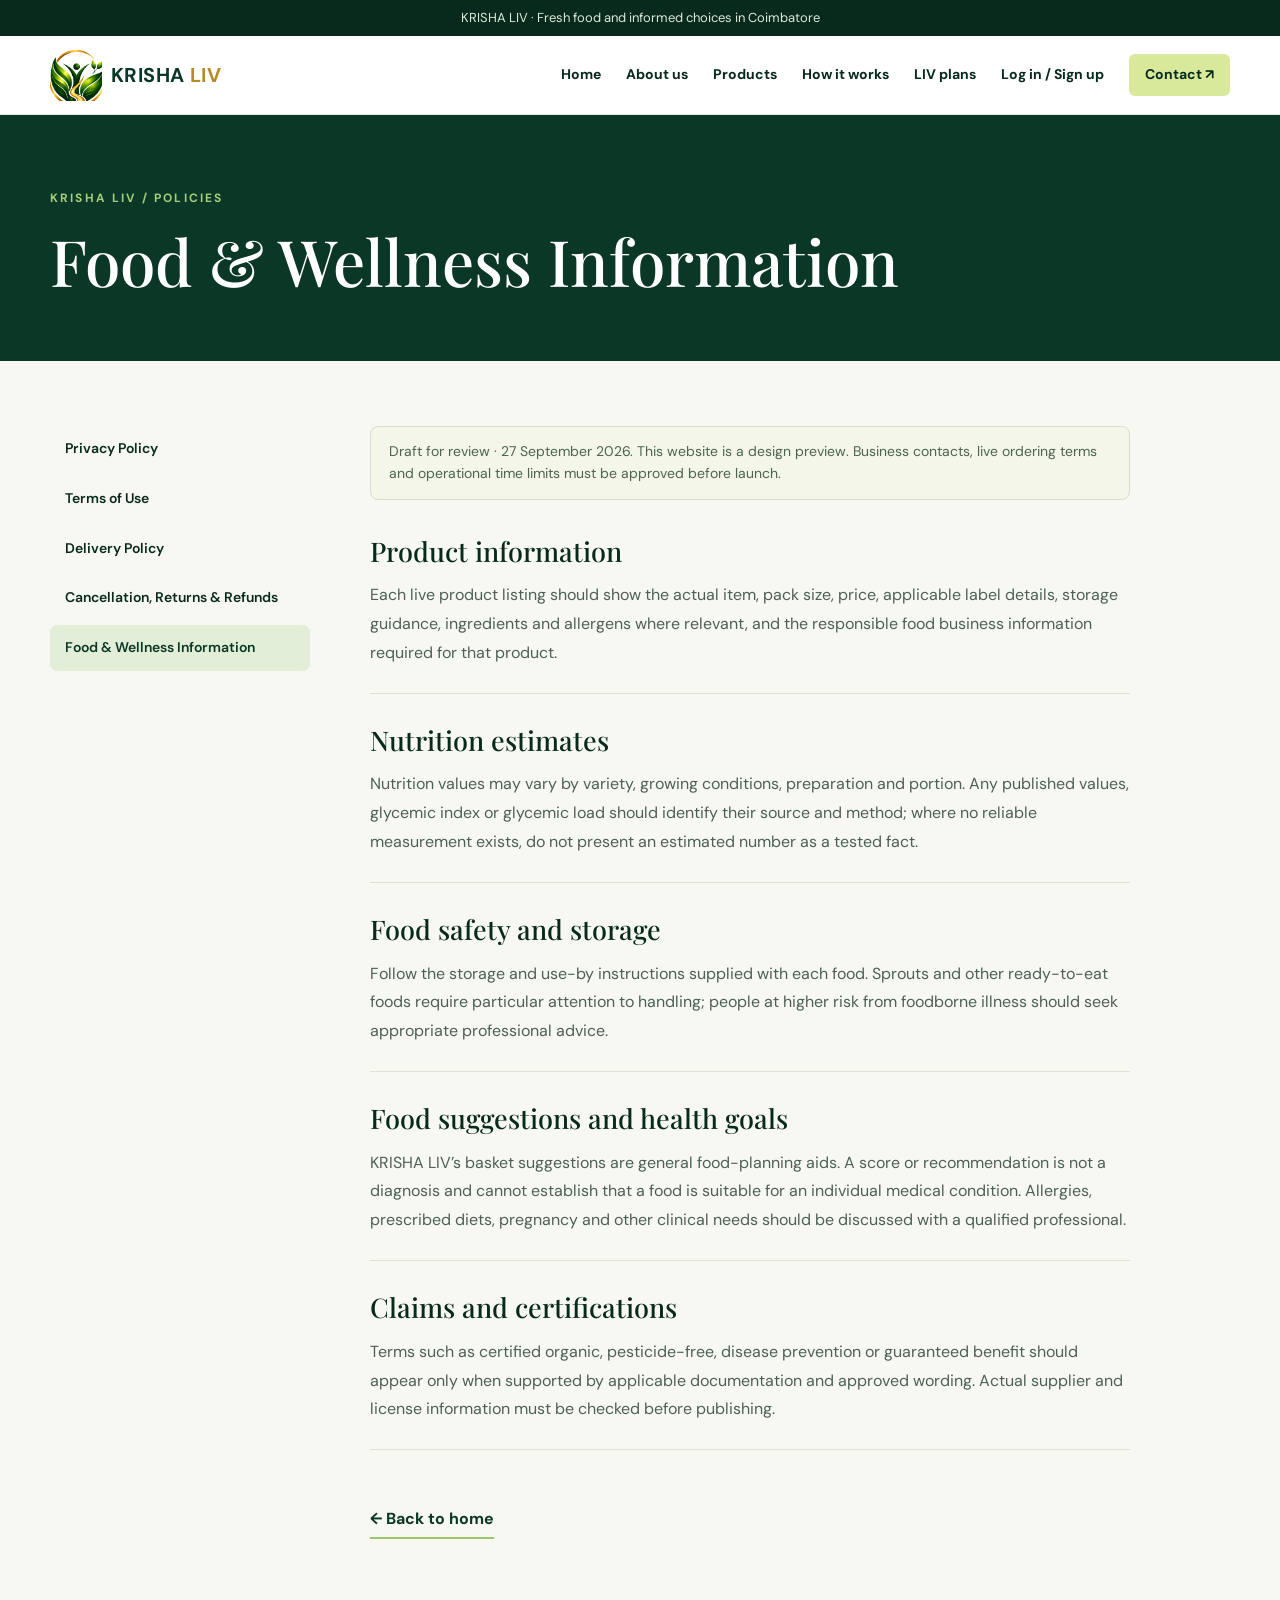
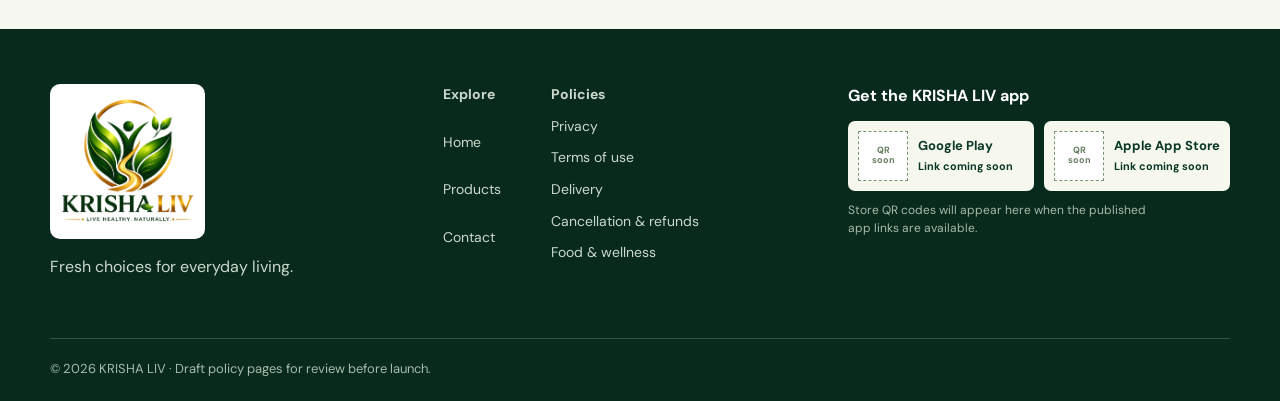
<file: food-information.html>
<!doctype html><html lang="en"><head><meta charset="utf-8"><meta name="viewport" content="width=device-width,initial-scale=1"><title>Food &amp; Wellness Information | KRISHA LIV</title><meta name="description" content="Food &amp; Wellness Information for KRISHA LIV website design preview."><style>
@import url('https://fonts.googleapis.com/css2?family=DM+Sans:wght@400;500;600;700&family=Playfair+Display:wght@500;600;700&display=swap');:root{--forest:#103b2f;--deep:#092a22;--lime:#d4ec83;--cream:#f7f7ef;--paper:#fffef9;--muted:#66766c;--border:#dce4d8}*{box-sizing:border-box}html{scroll-behavior:smooth}body{margin:0;background:var(--cream);color:var(--deep);font-family:'DM Sans',Arial,sans-serif;font-size:16px;line-height:1.55}a{color:inherit;text-decoration:none}button{font:inherit;cursor:pointer}.wrap{width:min(1180px,calc(100% - 48px));margin:auto}.topbar{background:var(--deep);color:#dce9d9;text-align:center;font-size:13px;padding:8px}.header{background:var(--paper);position:sticky;top:0;z-index:20;box-shadow:0 1px 0 #e6e9df}.nav{display:flex;align-items:center;justify-content:space-between;gap:30px;height:78px}.brand{display:flex;align-items:center;gap:10px;font-size:24px;font-weight:700;letter-spacing:.04em;color:var(--forest);white-space:nowrap}.brandmark{width:42px;height:42px;display:grid;place-items:center;border-radius:50%;background:var(--forest);color:var(--lime);font-family:Georgia,serif;font-size:27px}.links{display:flex;align-items:center;gap:27px;font-size:14px;font-weight:600}.links a:hover{color:#648b33}.navcta,.btn{display:inline-flex;align-items:center;justify-content:center;gap:10px;background:var(--lime);color:var(--deep);padding:14px 22px;border-radius:7px;font-weight:700;border:1px solid var(--lime)}.navcta{padding:11px 18px}.btn.secondary{background:transparent;border-color:#bad0b8;color:white}.hero{background:var(--forest);color:white;overflow:hidden}.hero-grid{min-height:580px;display:grid;grid-template-columns:47% 53%;align-items:center}.hero-copy{padding:65px 42px 72px 0;position:relative;z-index:1}.eyebrow{display:block;font-size:12px;font-weight:700;letter-spacing:.18em;text-transform:uppercase;color:#a4ce7a;margin-bottom:18px}.hero h1,.section h2,.banner h2{font-family:'Playfair Display',Georgia,serif;font-weight:500;line-height:1.08;letter-spacing:-.025em;margin:0}.hero h1{font-size:clamp(44px,5.1vw,74px);max-width:610px}.hero h1 em{color:var(--lime);font-style:normal}.hero p{max-width:480px;color:#d9e5d9;font-size:17px;line-height:1.7;margin:25px 0 30px}.actions{display:flex;flex-wrap:wrap;gap:12px}.hero-visual{height:100%;min-height:580px;position:relative}.hero-visual img{width:calc(100% + max(24px,(100vw - 1180px)/2));height:100%;object-fit:cover;display:block;position:absolute;left:0;top:0}.hero-visual:before{content:'';position:absolute;z-index:1;inset:0;background:linear-gradient(90deg,var(--forest),transparent 22%)}.hero-badge{position:absolute;z-index:2;bottom:32px;left:22px;background:#fffef1;color:var(--deep);padding:15px 20px;border-radius:8px;font-weight:700;box-shadow:0 12px 35px #0004}.strip{background:var(--lime);color:var(--deep)}.strip-inner{display:flex;justify-content:space-around;gap:20px;padding:17px 0;font-size:13px;font-weight:700;letter-spacing:.06em;text-transform:uppercase}.section{padding:92px 0}.section h2{font-size:clamp(36px,4vw,56px);max-width:700px}.lead{color:var(--muted);font-size:17px;line-height:1.8;max-width:650px}.intro-grid{display:grid;grid-template-columns:1fr 1fr;gap:95px;align-items:center}.quote-card{padding:45px;background:#e7f0db;border-radius:12px;min-height:285px;display:flex;flex-direction:column;justify-content:center}.quote-card .large{font:500 35px/1.25 'Playfair Display',Georgia,serif;color:var(--forest)}.quote-card p{margin:25px 0 0;color:#476348}.section-head{text-align:center;margin:0 auto 42px}.section-head h2{margin:auto}.section-head p{margin:15px auto 0}.cream{background:#eef2e6}.grid3{display:grid;grid-template-columns:repeat(3,1fr);gap:20px}.feature{background:var(--paper);border:1px solid var(--border);border-radius:11px;padding:30px;min-height:215px}.feature b{display:grid;place-items:center;width:44px;height:44px;background:#e6f0d3;color:var(--forest);border-radius:50%;font-size:24px;margin-bottom:20px}.feature h3,.product h3,.plan h3{font-size:20px;margin:0 0 9px}.feature p,.product p,.plan p{color:var(--muted);margin:0}.products{display:grid;grid-template-columns:repeat(4,1fr);gap:18px}.product{background:var(--paper);border:1px solid var(--border);border-radius:11px;overflow:hidden}.product-photo{height:185px;background:#dbe8d1;overflow:hidden}.product-photo img{width:100%;height:100%;object-fit:cover}.product-photo.veg{background:radial-gradient(circle at 30% 40%,#e6aa39 0 15%,transparent 16%),radial-gradient(circle at 75% 70%,#c34126 0 16%,transparent 17%),linear-gradient(135deg,#5d8f39,#c7d790)}.product-photo.green{background:radial-gradient(ellipse at 25% 35%,#b7dc60 0 16%,transparent 17%),radial-gradient(ellipse at 70% 55%,#5d9039 0 21%,transparent 22%),linear-gradient(140deg,#143e2d,#7fa54b)}.product-photo.nuts{background:radial-gradient(circle at 30% 45%,#c6a76c 0 16%,transparent 17%),radial-gradient(circle at 69% 40%,#dfb777 0 19%,transparent 20%),linear-gradient(125deg,#ad8554,#e6d6a7)}.product-body{padding:20px 21px 25px}.product small{display:block;text-transform:uppercase;letter-spacing:.12em;color:#649137;font-weight:700;margin-bottom:7px}.section-link{display:inline-block;margin-top:25px;font-weight:700;color:var(--forest);border-bottom:2px solid #9bc768;padding-bottom:3px}.steps{display:grid;grid-template-columns:repeat(4,1fr);gap:26px;counter-reset:s}.step{padding:20px 0;border-top:2px solid #a5bf94}.step span{font:500 43px 'Playfair Display',Georgia,serif;color:#8baa70}.step h3{margin:16px 0 8px;font-size:19px}.step p{color:var(--muted);margin:0}.banner{background:var(--forest);color:white}.banner-grid{display:grid;grid-template-columns:1fr 1fr;gap:75px;align-items:center}.banner-photo{height:450px;border-radius:10px;overflow:hidden}.banner-photo img{width:100%;height:100%;object-fit:cover}.banner h2{font-size:50px}.banner p{color:#d4e4d5;font-size:17px;line-height:1.8}.plans{display:grid;grid-template-columns:repeat(4,1fr);gap:16px}.plan{padding:28px;background:var(--paper);border:1px solid var(--border);border-radius:11px;min-height:220px}.plan .tag{font-size:12px;color:#628445;font-weight:700;letter-spacing:.13em;text-transform:uppercase}.plan h3{font-family:'Playfair Display',Georgia,serif;font-size:27px;margin:15px 0}.plan p{font-size:14px}.faq{max-width:850px;margin:auto}.faq details{border-bottom:1px solid var(--border);padding:18px 0}.faq summary{cursor:pointer;font-weight:700;font-size:18px;list-style:none;display:flex;justify-content:space-between;gap:20px}.faq summary:after{content:'+';color:#6e9a3b;font-size:24px}.faq details[open] summary:after{content:'−'}.faq details p{color:var(--muted);margin:12px 0 0}.contact{background:#e1ecd5}.contact-grid{display:grid;grid-template-columns:1fr 1fr;gap:65px;align-items:start}.contact-form{background:var(--paper);padding:30px;border-radius:12px;display:grid;gap:13px}.contact-form label{font-size:14px;font-weight:700}.contact-form input,.contact-form textarea{font:inherit;width:100%;border:1px solid #cedac9;padding:12px;border-radius:6px;background:white}.contact-form textarea{min-height:105px}.contact-form button{border:0}.contact-form small{color:var(--muted)}footer{background:var(--deep);color:#cbd9cc;padding:55px 0 22px}.footer-grid{display:flex;justify-content:space-between;gap:40px}.footer-grid .brand{color:white}.footer-links{display:flex;gap:50px;flex-wrap:wrap;font-size:14px}.footer-links div{display:grid;gap:10px}.footnote{border-top:1px solid #345348;margin-top:42px;padding-top:20px;font-size:13px;color:#a5baa9}.mobile-toggle{display:none}.notice{background:#f3f6e9;border:1px solid #d4decb;border-radius:8px;padding:14px 18px;color:#4d654d;font-size:14px;margin-top:26px}
@media(max-width:900px){.links{gap:12px}.links a:not(.navcta){display:none}.hero-grid{grid-template-columns:1fr}.hero-copy{padding:70px 0 45px}.hero-visual{min-height:340px;margin:0 -24px}.hero-visual img{width:100%}.hero-visual:before{display:none}.intro-grid,.banner-grid,.contact-grid{gap:30px}.products,.plans{grid-template-columns:repeat(2,1fr)}.steps{grid-template-columns:repeat(2,1fr)}}@media(max-width:600px){.wrap{width:min(100% - 34px,1180px)}.topbar{font-size:11px}.nav{height:65px}.brand{font-size:20px}.brandmark{width:36px;height:36px}.navcta{font-size:12px;padding:9px}.hero h1{font-size:46px}.hero-copy{padding:58px 0 42px}.hero-visual{margin:0 -17px;min-height:280px}.hero-badge{font-size:12px;bottom:15px}.strip-inner{flex-wrap:wrap;justify-content:center;text-align:center;font-size:11px;gap:10px 20px}.section{padding:65px 0}.intro-grid,.banner-grid,.contact-grid{grid-template-columns:1fr}.quote-card{min-height:0;padding:30px}.quote-card .large{font-size:29px}.grid3,.products,.plans{grid-template-columns:1fr}.product-photo{height:180px}.steps{gap:12px}.banner-photo{height:320px}.banner h2{font-size:40px}.footer-grid{display:grid}.footer-links{gap:28px}.contact-form{padding:22px}}

.policy-hero{background:var(--forest);color:white;padding:75px 0 65px}.policy-hero h1{font:500 clamp(42px,5vw,66px)/1.1 'Playfair Display',Georgia,serif;margin:0}.policy-layout{display:grid;grid-template-columns:260px minmax(0,1fr);gap:60px;padding:65px 0 90px}.policy-menu{display:grid;align-content:start;gap:4px;position:sticky;top:100px;height:max-content}.policy-menu a{padding:12px 15px;border-radius:7px;font-weight:600;font-size:14px}.policy-menu a:hover,.policy-menu a[aria-current]{background:#e2eed7;color:var(--forest)}.policy-copy{max-width:760px}.policy-copy section{border-bottom:1px solid var(--border);padding:0 0 25px;margin-bottom:30px}.policy-copy h2{font:500 27px/1.25 'Playfair Display',Georgia,serif;margin:0 0 13px}.policy-copy p{color:#4d6054;margin:0;line-height:1.8}@media(max-width:750px){.policy-layout{grid-template-columns:1fr;gap:30px}.policy-menu{position:static;display:flex;overflow-x:auto;white-space:nowrap}.policy-hero{padding:55px 0}}</style><link rel="stylesheet" href="site.css"><link rel="icon" type="image/png" href="krisha-logo.png"></head><body><div class="topbar">KRISHA LIV · Fresh food and informed choices in Coimbatore</div><header class="header"><nav class="nav wrap"><a class="brand-lockup" href="index.html" aria-label="KRISHA LIV home"><span class="brand-emblem"><img src="krisha-logo.png" alt=""></span><span class="brand-word">KRISHA <strong>LIV</strong></span></a><button class="mobile-menu" type="button" aria-expanded="false" aria-controls="siteNav">Menu</button><div id="siteNav" class="site-nav"><a href="index.html">Home</a><a href="about.html">About us</a><a href="products.html">Products</a><a href="index.html#how">How it works</a><a href="index.html#plans">LIV plans</a><a href="account.html">Log in / Sign up</a><a class="nav-help" href="index.html#contact">Contact ↗</a></div></nav></header><main><div class="policy-hero"><div class="wrap"><span class="eyebrow">KRISHA LIV / Policies</span><h1>Food &amp; Wellness Information</h1></div></div><div class="wrap policy-layout"><nav class="policy-menu" aria-label="Policy pages"><a href="privacy.html">Privacy Policy</a><a href="terms.html">Terms of Use</a><a href="delivery.html">Delivery Policy</a><a href="returns.html">Cancellation, Returns &amp; Refunds</a><a href="food-information.html" aria-current="page">Food &amp; Wellness Information</a></nav><div class="policy-copy"><div class="notice" style="margin:0 0 35px">Draft for review · 27 September 2026. This website is a design preview. Business contacts, live ordering terms and operational time limits must be approved before launch.</div><section><h2>Product information</h2><p>Each live product listing should show the actual item, pack size, price, applicable label details, storage guidance, ingredients and allergens where relevant, and the responsible food business information required for that product.</p></section><section><h2>Nutrition estimates</h2><p>Nutrition values may vary by variety, growing conditions, preparation and portion. Any published values, glycemic index or glycemic load should identify their source and method; where no reliable measurement exists, do not present an estimated number as a tested fact.</p></section><section><h2>Food safety and storage</h2><p>Follow the storage and use-by instructions supplied with each food. Sprouts and other ready-to-eat foods require particular attention to handling; people at higher risk from foodborne illness should seek appropriate professional advice.</p></section><section><h2>Food suggestions and health goals</h2><p>KRISHA LIV’s basket suggestions are general food-planning aids. A score or recommendation is not a diagnosis and cannot establish that a food is suitable for an individual medical condition. Allergies, prescribed diets, pregnancy and other clinical needs should be discussed with a qualified professional.</p></section><section><h2>Claims and certifications</h2><p>Terms such as certified organic, pesticide-free, disease prevention or guaranteed benefit should appear only when supported by applicable documentation and approved wording. Actual supplier and license information must be checked before publishing.</p></section><p><a class="section-link" href="index.html">← Back to home</a></p></div></div></main><footer><div class="wrap"><div class="footer-grid"><div><div class="brand"><img class="footer-logo" src="krisha-logo.png" alt="KRISHA LIV logo"></div><p>Fresh choices for everyday living.</p></div><div class="footer-links"><div><strong>Explore</strong><a href="index.html">Home</a><a href="index.html#products">Products</a><a href="index.html#contact">Contact</a></div><div><strong>Policies</strong><a href="privacy.html">Privacy</a><a href="terms.html">Terms of use</a><a href="delivery.html">Delivery</a><a href="returns.html">Cancellation & refunds</a><a href="food-information.html">Food & wellness</a></div></div><div class="footer-app"><h3>Get the KRISHA LIV app</h3><div class="download-block"><div class="download-card"><span class="qr-pending" aria-label="Google Play QR pending">QR<br>soon</span><span>Google Play<br><small>Link coming soon</small></span></div><div class="download-card"><span class="qr-pending" aria-label="Apple App Store QR pending">QR<br>soon</span><span>Apple App Store<br><small>Link coming soon</small></span></div></div><p>Store QR codes will appear here when the published app links are available.</p></div></div><div class="footnote">© 2026 KRISHA LIV · Draft policy pages for review before launch.</div></div></footer><script>const m=document.querySelector('.mobile-menu');if(m)m.addEventListener('click',()=>{let n=document.getElementById('siteNav');let open=n.classList.toggle('open');m.setAttribute('aria-expanded',String(open))});</script></body></html>
</file>
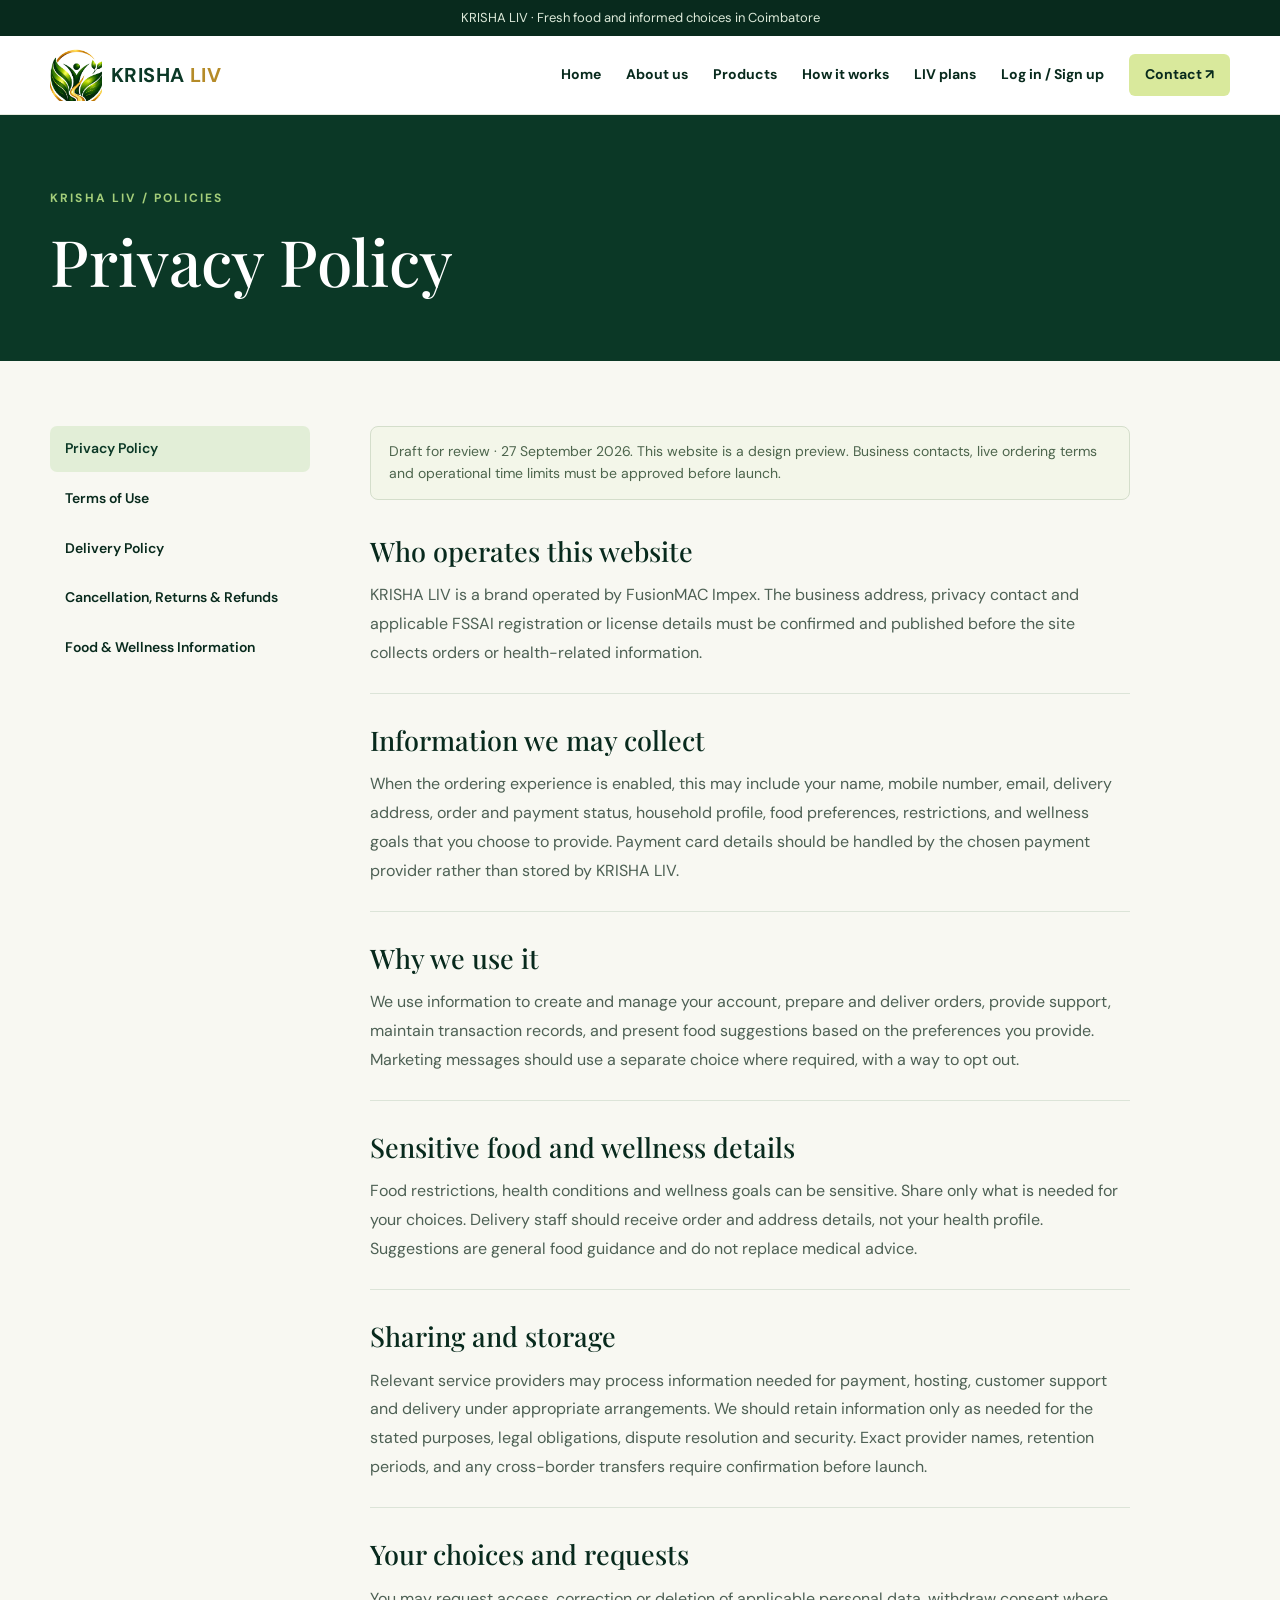
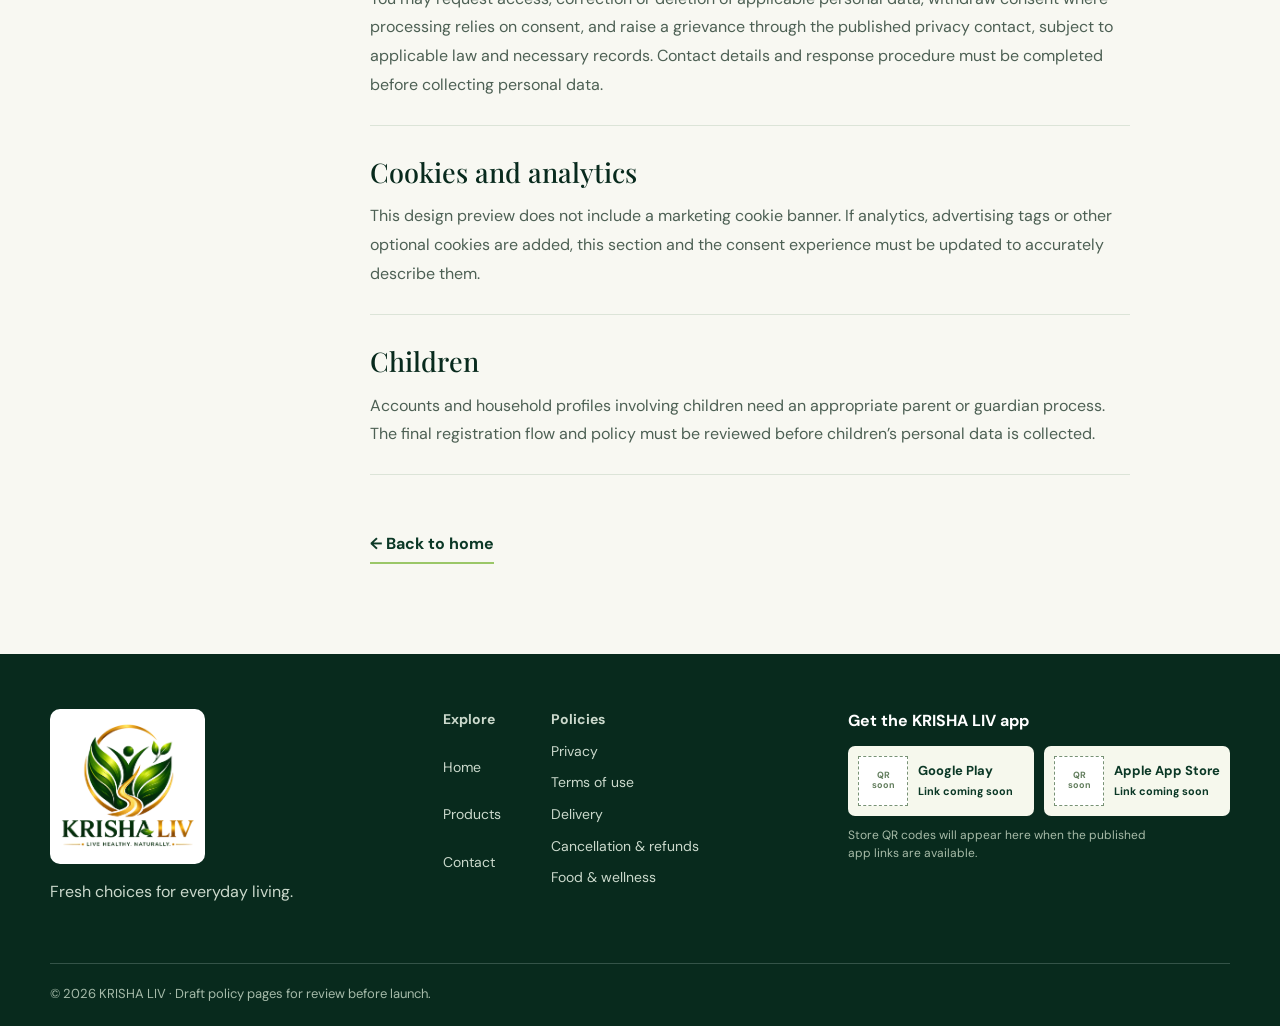
<file: privacy.html>
<!doctype html><html lang="en"><head><meta charset="utf-8"><meta name="viewport" content="width=device-width,initial-scale=1"><title>Privacy Policy | KRISHA LIV</title><meta name="description" content="Privacy Policy for KRISHA LIV website design preview."><style>
@import url('https://fonts.googleapis.com/css2?family=DM+Sans:wght@400;500;600;700&family=Playfair+Display:wght@500;600;700&display=swap');:root{--forest:#103b2f;--deep:#092a22;--lime:#d4ec83;--cream:#f7f7ef;--paper:#fffef9;--muted:#66766c;--border:#dce4d8}*{box-sizing:border-box}html{scroll-behavior:smooth}body{margin:0;background:var(--cream);color:var(--deep);font-family:'DM Sans',Arial,sans-serif;font-size:16px;line-height:1.55}a{color:inherit;text-decoration:none}button{font:inherit;cursor:pointer}.wrap{width:min(1180px,calc(100% - 48px));margin:auto}.topbar{background:var(--deep);color:#dce9d9;text-align:center;font-size:13px;padding:8px}.header{background:var(--paper);position:sticky;top:0;z-index:20;box-shadow:0 1px 0 #e6e9df}.nav{display:flex;align-items:center;justify-content:space-between;gap:30px;height:78px}.brand{display:flex;align-items:center;gap:10px;font-size:24px;font-weight:700;letter-spacing:.04em;color:var(--forest);white-space:nowrap}.brandmark{width:42px;height:42px;display:grid;place-items:center;border-radius:50%;background:var(--forest);color:var(--lime);font-family:Georgia,serif;font-size:27px}.links{display:flex;align-items:center;gap:27px;font-size:14px;font-weight:600}.links a:hover{color:#648b33}.navcta,.btn{display:inline-flex;align-items:center;justify-content:center;gap:10px;background:var(--lime);color:var(--deep);padding:14px 22px;border-radius:7px;font-weight:700;border:1px solid var(--lime)}.navcta{padding:11px 18px}.btn.secondary{background:transparent;border-color:#bad0b8;color:white}.hero{background:var(--forest);color:white;overflow:hidden}.hero-grid{min-height:580px;display:grid;grid-template-columns:47% 53%;align-items:center}.hero-copy{padding:65px 42px 72px 0;position:relative;z-index:1}.eyebrow{display:block;font-size:12px;font-weight:700;letter-spacing:.18em;text-transform:uppercase;color:#a4ce7a;margin-bottom:18px}.hero h1,.section h2,.banner h2{font-family:'Playfair Display',Georgia,serif;font-weight:500;line-height:1.08;letter-spacing:-.025em;margin:0}.hero h1{font-size:clamp(44px,5.1vw,74px);max-width:610px}.hero h1 em{color:var(--lime);font-style:normal}.hero p{max-width:480px;color:#d9e5d9;font-size:17px;line-height:1.7;margin:25px 0 30px}.actions{display:flex;flex-wrap:wrap;gap:12px}.hero-visual{height:100%;min-height:580px;position:relative}.hero-visual img{width:calc(100% + max(24px,(100vw - 1180px)/2));height:100%;object-fit:cover;display:block;position:absolute;left:0;top:0}.hero-visual:before{content:'';position:absolute;z-index:1;inset:0;background:linear-gradient(90deg,var(--forest),transparent 22%)}.hero-badge{position:absolute;z-index:2;bottom:32px;left:22px;background:#fffef1;color:var(--deep);padding:15px 20px;border-radius:8px;font-weight:700;box-shadow:0 12px 35px #0004}.strip{background:var(--lime);color:var(--deep)}.strip-inner{display:flex;justify-content:space-around;gap:20px;padding:17px 0;font-size:13px;font-weight:700;letter-spacing:.06em;text-transform:uppercase}.section{padding:92px 0}.section h2{font-size:clamp(36px,4vw,56px);max-width:700px}.lead{color:var(--muted);font-size:17px;line-height:1.8;max-width:650px}.intro-grid{display:grid;grid-template-columns:1fr 1fr;gap:95px;align-items:center}.quote-card{padding:45px;background:#e7f0db;border-radius:12px;min-height:285px;display:flex;flex-direction:column;justify-content:center}.quote-card .large{font:500 35px/1.25 'Playfair Display',Georgia,serif;color:var(--forest)}.quote-card p{margin:25px 0 0;color:#476348}.section-head{text-align:center;margin:0 auto 42px}.section-head h2{margin:auto}.section-head p{margin:15px auto 0}.cream{background:#eef2e6}.grid3{display:grid;grid-template-columns:repeat(3,1fr);gap:20px}.feature{background:var(--paper);border:1px solid var(--border);border-radius:11px;padding:30px;min-height:215px}.feature b{display:grid;place-items:center;width:44px;height:44px;background:#e6f0d3;color:var(--forest);border-radius:50%;font-size:24px;margin-bottom:20px}.feature h3,.product h3,.plan h3{font-size:20px;margin:0 0 9px}.feature p,.product p,.plan p{color:var(--muted);margin:0}.products{display:grid;grid-template-columns:repeat(4,1fr);gap:18px}.product{background:var(--paper);border:1px solid var(--border);border-radius:11px;overflow:hidden}.product-photo{height:185px;background:#dbe8d1;overflow:hidden}.product-photo img{width:100%;height:100%;object-fit:cover}.product-photo.veg{background:radial-gradient(circle at 30% 40%,#e6aa39 0 15%,transparent 16%),radial-gradient(circle at 75% 70%,#c34126 0 16%,transparent 17%),linear-gradient(135deg,#5d8f39,#c7d790)}.product-photo.green{background:radial-gradient(ellipse at 25% 35%,#b7dc60 0 16%,transparent 17%),radial-gradient(ellipse at 70% 55%,#5d9039 0 21%,transparent 22%),linear-gradient(140deg,#143e2d,#7fa54b)}.product-photo.nuts{background:radial-gradient(circle at 30% 45%,#c6a76c 0 16%,transparent 17%),radial-gradient(circle at 69% 40%,#dfb777 0 19%,transparent 20%),linear-gradient(125deg,#ad8554,#e6d6a7)}.product-body{padding:20px 21px 25px}.product small{display:block;text-transform:uppercase;letter-spacing:.12em;color:#649137;font-weight:700;margin-bottom:7px}.section-link{display:inline-block;margin-top:25px;font-weight:700;color:var(--forest);border-bottom:2px solid #9bc768;padding-bottom:3px}.steps{display:grid;grid-template-columns:repeat(4,1fr);gap:26px;counter-reset:s}.step{padding:20px 0;border-top:2px solid #a5bf94}.step span{font:500 43px 'Playfair Display',Georgia,serif;color:#8baa70}.step h3{margin:16px 0 8px;font-size:19px}.step p{color:var(--muted);margin:0}.banner{background:var(--forest);color:white}.banner-grid{display:grid;grid-template-columns:1fr 1fr;gap:75px;align-items:center}.banner-photo{height:450px;border-radius:10px;overflow:hidden}.banner-photo img{width:100%;height:100%;object-fit:cover}.banner h2{font-size:50px}.banner p{color:#d4e4d5;font-size:17px;line-height:1.8}.plans{display:grid;grid-template-columns:repeat(4,1fr);gap:16px}.plan{padding:28px;background:var(--paper);border:1px solid var(--border);border-radius:11px;min-height:220px}.plan .tag{font-size:12px;color:#628445;font-weight:700;letter-spacing:.13em;text-transform:uppercase}.plan h3{font-family:'Playfair Display',Georgia,serif;font-size:27px;margin:15px 0}.plan p{font-size:14px}.faq{max-width:850px;margin:auto}.faq details{border-bottom:1px solid var(--border);padding:18px 0}.faq summary{cursor:pointer;font-weight:700;font-size:18px;list-style:none;display:flex;justify-content:space-between;gap:20px}.faq summary:after{content:'+';color:#6e9a3b;font-size:24px}.faq details[open] summary:after{content:'−'}.faq details p{color:var(--muted);margin:12px 0 0}.contact{background:#e1ecd5}.contact-grid{display:grid;grid-template-columns:1fr 1fr;gap:65px;align-items:start}.contact-form{background:var(--paper);padding:30px;border-radius:12px;display:grid;gap:13px}.contact-form label{font-size:14px;font-weight:700}.contact-form input,.contact-form textarea{font:inherit;width:100%;border:1px solid #cedac9;padding:12px;border-radius:6px;background:white}.contact-form textarea{min-height:105px}.contact-form button{border:0}.contact-form small{color:var(--muted)}footer{background:var(--deep);color:#cbd9cc;padding:55px 0 22px}.footer-grid{display:flex;justify-content:space-between;gap:40px}.footer-grid .brand{color:white}.footer-links{display:flex;gap:50px;flex-wrap:wrap;font-size:14px}.footer-links div{display:grid;gap:10px}.footnote{border-top:1px solid #345348;margin-top:42px;padding-top:20px;font-size:13px;color:#a5baa9}.mobile-toggle{display:none}.notice{background:#f3f6e9;border:1px solid #d4decb;border-radius:8px;padding:14px 18px;color:#4d654d;font-size:14px;margin-top:26px}
@media(max-width:900px){.links{gap:12px}.links a:not(.navcta){display:none}.hero-grid{grid-template-columns:1fr}.hero-copy{padding:70px 0 45px}.hero-visual{min-height:340px;margin:0 -24px}.hero-visual img{width:100%}.hero-visual:before{display:none}.intro-grid,.banner-grid,.contact-grid{gap:30px}.products,.plans{grid-template-columns:repeat(2,1fr)}.steps{grid-template-columns:repeat(2,1fr)}}@media(max-width:600px){.wrap{width:min(100% - 34px,1180px)}.topbar{font-size:11px}.nav{height:65px}.brand{font-size:20px}.brandmark{width:36px;height:36px}.navcta{font-size:12px;padding:9px}.hero h1{font-size:46px}.hero-copy{padding:58px 0 42px}.hero-visual{margin:0 -17px;min-height:280px}.hero-badge{font-size:12px;bottom:15px}.strip-inner{flex-wrap:wrap;justify-content:center;text-align:center;font-size:11px;gap:10px 20px}.section{padding:65px 0}.intro-grid,.banner-grid,.contact-grid{grid-template-columns:1fr}.quote-card{min-height:0;padding:30px}.quote-card .large{font-size:29px}.grid3,.products,.plans{grid-template-columns:1fr}.product-photo{height:180px}.steps{gap:12px}.banner-photo{height:320px}.banner h2{font-size:40px}.footer-grid{display:grid}.footer-links{gap:28px}.contact-form{padding:22px}}

.policy-hero{background:var(--forest);color:white;padding:75px 0 65px}.policy-hero h1{font:500 clamp(42px,5vw,66px)/1.1 'Playfair Display',Georgia,serif;margin:0}.policy-layout{display:grid;grid-template-columns:260px minmax(0,1fr);gap:60px;padding:65px 0 90px}.policy-menu{display:grid;align-content:start;gap:4px;position:sticky;top:100px;height:max-content}.policy-menu a{padding:12px 15px;border-radius:7px;font-weight:600;font-size:14px}.policy-menu a:hover,.policy-menu a[aria-current]{background:#e2eed7;color:var(--forest)}.policy-copy{max-width:760px}.policy-copy section{border-bottom:1px solid var(--border);padding:0 0 25px;margin-bottom:30px}.policy-copy h2{font:500 27px/1.25 'Playfair Display',Georgia,serif;margin:0 0 13px}.policy-copy p{color:#4d6054;margin:0;line-height:1.8}@media(max-width:750px){.policy-layout{grid-template-columns:1fr;gap:30px}.policy-menu{position:static;display:flex;overflow-x:auto;white-space:nowrap}.policy-hero{padding:55px 0}}</style><link rel="stylesheet" href="site.css"><link rel="icon" type="image/png" href="krisha-logo.png"></head><body><div class="topbar">KRISHA LIV · Fresh food and informed choices in Coimbatore</div><header class="header"><nav class="nav wrap"><a class="brand-lockup" href="index.html" aria-label="KRISHA LIV home"><span class="brand-emblem"><img src="krisha-logo.png" alt=""></span><span class="brand-word">KRISHA <strong>LIV</strong></span></a><button class="mobile-menu" type="button" aria-expanded="false" aria-controls="siteNav">Menu</button><div id="siteNav" class="site-nav"><a href="index.html">Home</a><a href="about.html">About us</a><a href="products.html">Products</a><a href="index.html#how">How it works</a><a href="index.html#plans">LIV plans</a><a href="account.html">Log in / Sign up</a><a class="nav-help" href="index.html#contact">Contact ↗</a></div></nav></header><main><div class="policy-hero"><div class="wrap"><span class="eyebrow">KRISHA LIV / Policies</span><h1>Privacy Policy</h1></div></div><div class="wrap policy-layout"><nav class="policy-menu" aria-label="Policy pages"><a href="privacy.html" aria-current="page">Privacy Policy</a><a href="terms.html">Terms of Use</a><a href="delivery.html">Delivery Policy</a><a href="returns.html">Cancellation, Returns &amp; Refunds</a><a href="food-information.html">Food &amp; Wellness Information</a></nav><div class="policy-copy"><div class="notice" style="margin:0 0 35px">Draft for review · 27 September 2026. This website is a design preview. Business contacts, live ordering terms and operational time limits must be approved before launch.</div><section><h2>Who operates this website</h2><p>KRISHA LIV is a brand operated by FusionMAC Impex. The business address, privacy contact and applicable FSSAI registration or license details must be confirmed and published before the site collects orders or health-related information.</p></section><section><h2>Information we may collect</h2><p>When the ordering experience is enabled, this may include your name, mobile number, email, delivery address, order and payment status, household profile, food preferences, restrictions, and wellness goals that you choose to provide. Payment card details should be handled by the chosen payment provider rather than stored by KRISHA LIV.</p></section><section><h2>Why we use it</h2><p>We use information to create and manage your account, prepare and deliver orders, provide support, maintain transaction records, and present food suggestions based on the preferences you provide. Marketing messages should use a separate choice where required, with a way to opt out.</p></section><section><h2>Sensitive food and wellness details</h2><p>Food restrictions, health conditions and wellness goals can be sensitive. Share only what is needed for your choices. Delivery staff should receive order and address details, not your health profile. Suggestions are general food guidance and do not replace medical advice.</p></section><section><h2>Sharing and storage</h2><p>Relevant service providers may process information needed for payment, hosting, customer support and delivery under appropriate arrangements. We should retain information only as needed for the stated purposes, legal obligations, dispute resolution and security. Exact provider names, retention periods, and any cross-border transfers require confirmation before launch.</p></section><section><h2>Your choices and requests</h2><p>You may request access, correction or deletion of applicable personal data, withdraw consent where processing relies on consent, and raise a grievance through the published privacy contact, subject to applicable law and necessary records. Contact details and response procedure must be completed before collecting personal data.</p></section><section><h2>Cookies and analytics</h2><p>This design preview does not include a marketing cookie banner. If analytics, advertising tags or other optional cookies are added, this section and the consent experience must be updated to accurately describe them.</p></section><section><h2>Children</h2><p>Accounts and household profiles involving children need an appropriate parent or guardian process. The final registration flow and policy must be reviewed before children’s personal data is collected.</p></section><p><a class="section-link" href="index.html">← Back to home</a></p></div></div></main><footer><div class="wrap"><div class="footer-grid"><div><div class="brand"><img class="footer-logo" src="krisha-logo.png" alt="KRISHA LIV logo"></div><p>Fresh choices for everyday living.</p></div><div class="footer-links"><div><strong>Explore</strong><a href="index.html">Home</a><a href="index.html#products">Products</a><a href="index.html#contact">Contact</a></div><div><strong>Policies</strong><a href="privacy.html">Privacy</a><a href="terms.html">Terms of use</a><a href="delivery.html">Delivery</a><a href="returns.html">Cancellation & refunds</a><a href="food-information.html">Food & wellness</a></div></div><div class="footer-app"><h3>Get the KRISHA LIV app</h3><div class="download-block"><div class="download-card"><span class="qr-pending" aria-label="Google Play QR pending">QR<br>soon</span><span>Google Play<br><small>Link coming soon</small></span></div><div class="download-card"><span class="qr-pending" aria-label="Apple App Store QR pending">QR<br>soon</span><span>Apple App Store<br><small>Link coming soon</small></span></div></div><p>Store QR codes will appear here when the published app links are available.</p></div></div><div class="footnote">© 2026 KRISHA LIV · Draft policy pages for review before launch.</div></div></footer><script>const m=document.querySelector('.mobile-menu');if(m)m.addEventListener('click',()=>{let n=document.getElementById('siteNav');let open=n.classList.toggle('open');m.setAttribute('aria-expanded',String(open))});</script></body></html>
</file>
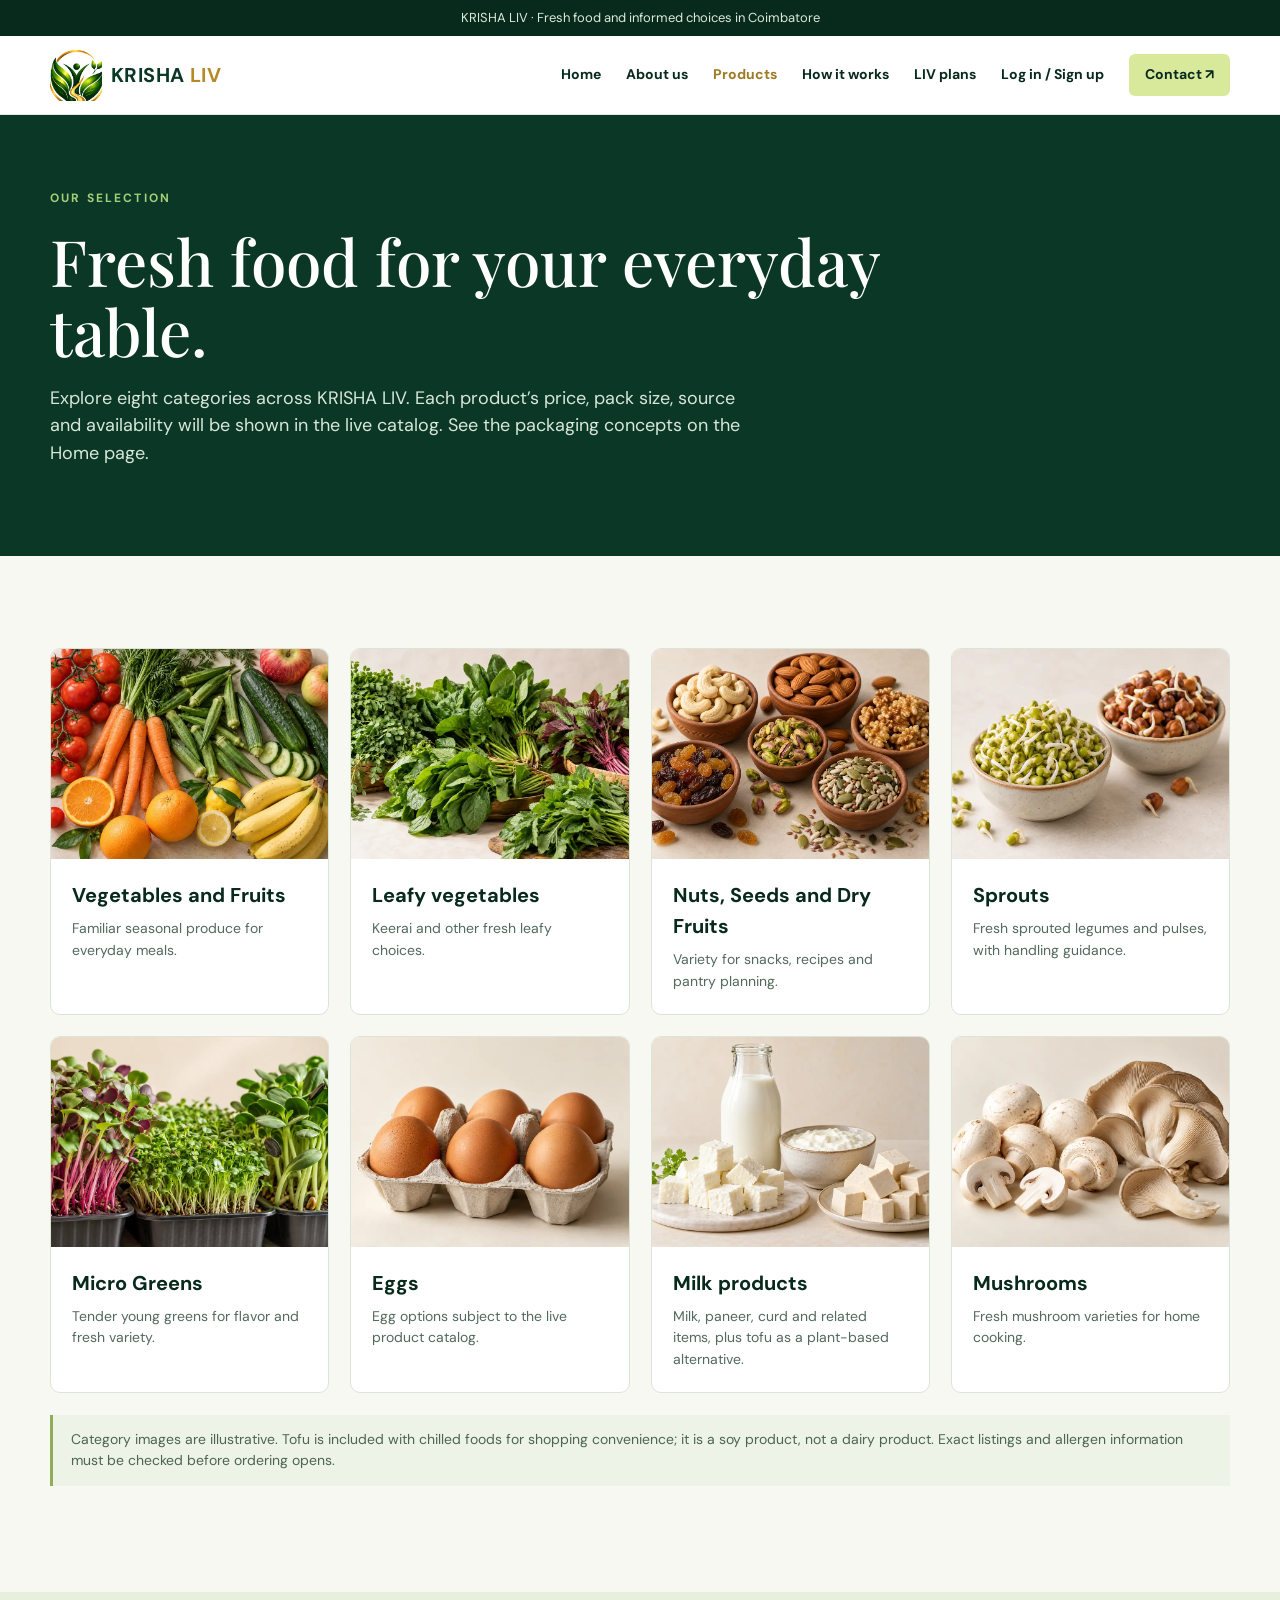
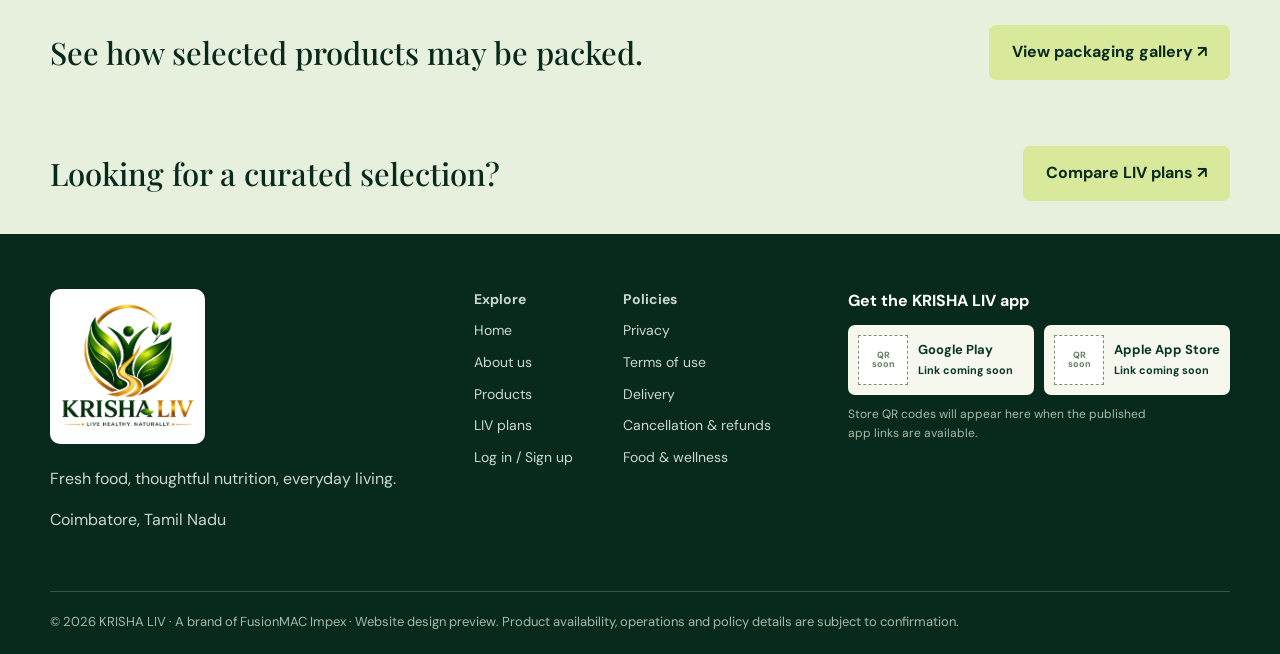
<file: products.html>
<!doctype html><html lang="en"><head><meta charset="utf-8"><meta name="viewport" content="width=device-width,initial-scale=1"><title>Products | KRISHA LIV</title><meta name="description" content="KRISHA LIV fresh food and nutrition-focused baskets in Coimbatore."><link rel="stylesheet" href="site.css"><link rel="icon" type="image/png" href="krisha-logo.png"></head><body><div class="topbar">KRISHA LIV · Fresh food and informed choices in Coimbatore</div><header class="header"><nav class="nav wrap"><a class="brand-lockup" href="index.html" aria-label="KRISHA LIV home"><span class="brand-emblem"><img src="krisha-logo.png" alt=""></span><span class="brand-word">KRISHA <strong>LIV</strong></span></a><button class="mobile-menu" type="button" aria-expanded="false" aria-controls="siteNav">Menu</button><div id="siteNav" class="site-nav"><a href="index.html">Home</a><a href="about.html">About us</a><a href="products.html" aria-current="page">Products</a><a href="index.html#how">How it works</a><a href="index.html#plans">LIV plans</a><a href="account.html">Log in / Sign up</a><a class="nav-help" href="index.html#contact">Contact ↗</a></div></nav></header><main><section class="page-hero"><div class="wrap"><span class="eyebrow">Our selection</span><h1>Fresh food for your everyday table.</h1><p>Explore eight categories across KRISHA LIV. Each product’s price, pack size, source and availability will be shown in the live catalog. See the packaging concepts on the Home page.</p></div></section><section class="section"><div class="wrap"><div class="category-grid"><article class="category"><img src="cat-produce.webp" alt="Vegetables and Fruits" loading="lazy"><div class="category-body"><h3>Vegetables and Fruits</h3><p>Familiar seasonal produce for everyday meals.</p></div></article><article class="category"><img src="cat-greens.webp" alt="Leafy vegetables" loading="lazy"><div class="category-body"><h3>Leafy vegetables</h3><p>Keerai and other fresh leafy choices.</p></div></article><article class="category"><img src="cat-nuts.webp" alt="Nuts, Seeds and Dry Fruits" loading="lazy"><div class="category-body"><h3>Nuts, Seeds and Dry Fruits</h3><p>Variety for snacks, recipes and pantry planning.</p></div></article><article class="category"><img src="cat-sprouts.webp" alt="Sprouts" loading="lazy"><div class="category-body"><h3>Sprouts</h3><p>Fresh sprouted legumes and pulses, with handling guidance.</p></div></article><article class="category"><img src="cat-microgreens.webp" alt="Micro Greens" loading="lazy"><div class="category-body"><h3>Micro Greens</h3><p>Tender young greens for flavor and fresh variety.</p></div></article><article class="category"><img src="cat-eggs.webp" alt="Eggs" loading="lazy"><div class="category-body"><h3>Eggs</h3><p>Egg options subject to the live product catalog.</p></div></article><article class="category"><img src="cat-dairy.webp" alt="Milk products" loading="lazy"><div class="category-body"><h3>Milk products</h3><p>Milk, paneer, curd and related items, plus tofu as a plant-based alternative.</p></div></article><article class="category"><img src="cat-mushrooms.webp" alt="Mushrooms" loading="lazy"><div class="category-body"><h3>Mushrooms</h3><p>Fresh mushroom varieties for home cooking.</p></div></article></div><p class="flag">Category images are illustrative. Tofu is included with chilled foods for shopping convenience; it is a soy product, not a dairy product. Exact listings and allergen information must be checked before ordering opens.</p></div></section><section class="wide-banner"><div class="wrap"><h2>See how selected products may be packed.</h2><a class="btn" href="index.html#packaging">View packaging gallery ↗</a></div></section><section class="wide-banner"><div class="wrap"><h2>Looking for a curated selection?</h2><a class="btn" href="index.html#plans">Compare LIV plans ↗</a></div></section></main><footer><div class="wrap"><div class="footer-grid"><div><img class="footer-logo" src="krisha-logo.png" alt="KRISHA LIV logo"><p>Fresh food, thoughtful nutrition, everyday living.</p><p>Coimbatore, Tamil Nadu</p></div><div class="footer-links"><div><strong>Explore</strong><a href="index.html">Home</a><a href="about.html">About us</a><a href="products.html">Products</a><a href="index.html#plans">LIV plans</a><a href="account.html">Log in / Sign up</a></div><div><strong>Policies</strong><a href="privacy.html">Privacy</a><a href="terms.html">Terms of use</a><a href="delivery.html">Delivery</a><a href="returns.html">Cancellation & refunds</a><a href="food-information.html">Food & wellness</a></div></div><div class="footer-app"><h3>Get the KRISHA LIV app</h3><div class="download-block"><div class="download-card"><span class="qr-pending" aria-label="Google Play QR pending">QR<br>soon</span><span>Google Play<br><small>Link coming soon</small></span></div><div class="download-card"><span class="qr-pending" aria-label="Apple App Store QR pending">QR<br>soon</span><span>Apple App Store<br><small>Link coming soon</small></span></div></div><p>Store QR codes will appear here when the published app links are available.</p></div></div><div class="footnote">© 2026 KRISHA LIV · A brand of FusionMAC Impex · Website design preview. Product availability, operations and policy details are subject to confirmation.</div></div></footer><script>const m=document.querySelector('.mobile-menu');if(m)m.addEventListener('click',()=>{let n=document.getElementById('siteNav');let open=n.classList.toggle('open');m.setAttribute('aria-expanded',String(open))});</script></body></html>
</file>
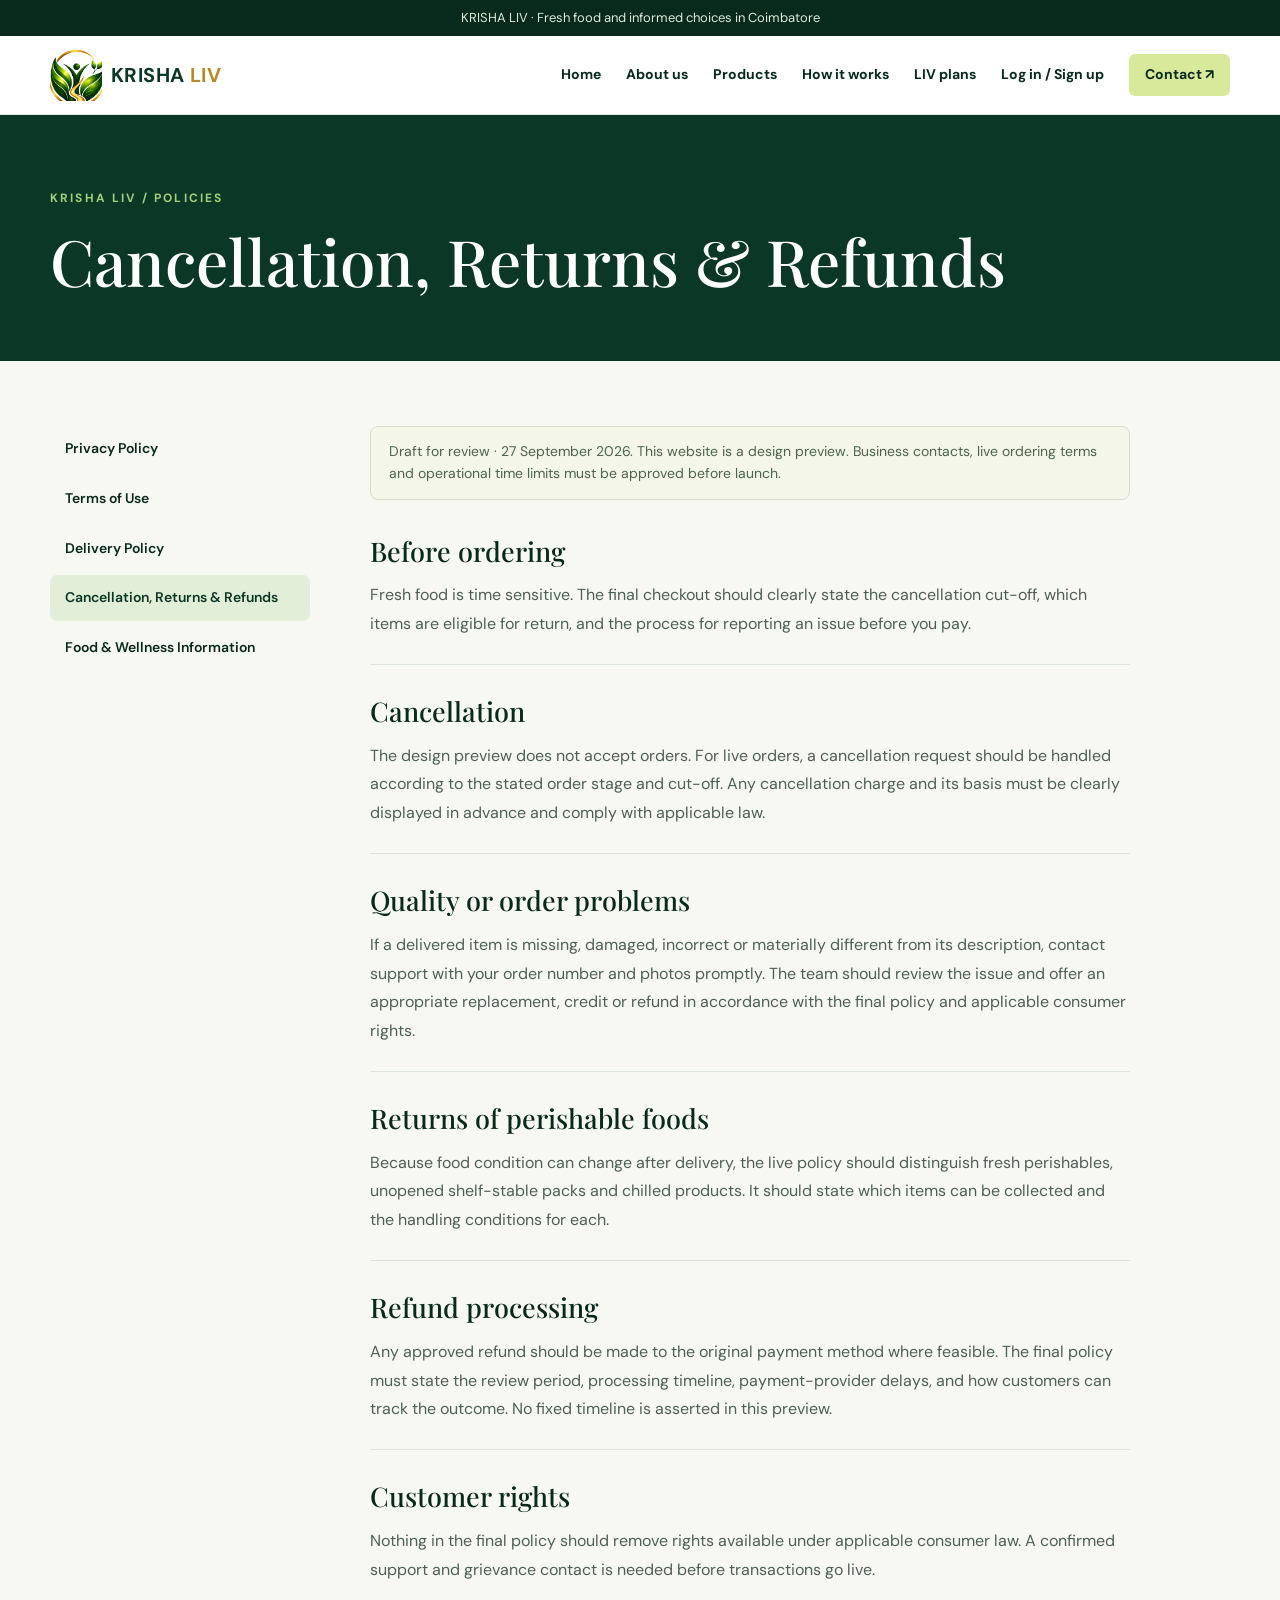
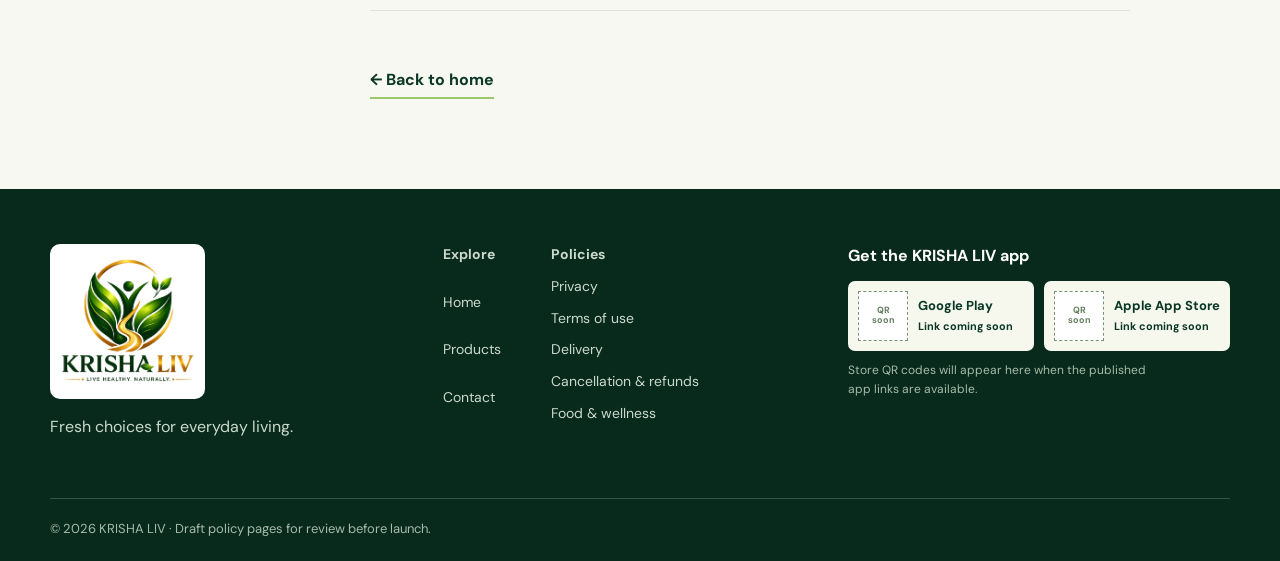
<file: returns.html>
<!doctype html><html lang="en"><head><meta charset="utf-8"><meta name="viewport" content="width=device-width,initial-scale=1"><title>Cancellation, Returns &amp; Refunds | KRISHA LIV</title><meta name="description" content="Cancellation, Returns &amp; Refunds for KRISHA LIV website design preview."><style>
@import url('https://fonts.googleapis.com/css2?family=DM+Sans:wght@400;500;600;700&family=Playfair+Display:wght@500;600;700&display=swap');:root{--forest:#103b2f;--deep:#092a22;--lime:#d4ec83;--cream:#f7f7ef;--paper:#fffef9;--muted:#66766c;--border:#dce4d8}*{box-sizing:border-box}html{scroll-behavior:smooth}body{margin:0;background:var(--cream);color:var(--deep);font-family:'DM Sans',Arial,sans-serif;font-size:16px;line-height:1.55}a{color:inherit;text-decoration:none}button{font:inherit;cursor:pointer}.wrap{width:min(1180px,calc(100% - 48px));margin:auto}.topbar{background:var(--deep);color:#dce9d9;text-align:center;font-size:13px;padding:8px}.header{background:var(--paper);position:sticky;top:0;z-index:20;box-shadow:0 1px 0 #e6e9df}.nav{display:flex;align-items:center;justify-content:space-between;gap:30px;height:78px}.brand{display:flex;align-items:center;gap:10px;font-size:24px;font-weight:700;letter-spacing:.04em;color:var(--forest);white-space:nowrap}.brandmark{width:42px;height:42px;display:grid;place-items:center;border-radius:50%;background:var(--forest);color:var(--lime);font-family:Georgia,serif;font-size:27px}.links{display:flex;align-items:center;gap:27px;font-size:14px;font-weight:600}.links a:hover{color:#648b33}.navcta,.btn{display:inline-flex;align-items:center;justify-content:center;gap:10px;background:var(--lime);color:var(--deep);padding:14px 22px;border-radius:7px;font-weight:700;border:1px solid var(--lime)}.navcta{padding:11px 18px}.btn.secondary{background:transparent;border-color:#bad0b8;color:white}.hero{background:var(--forest);color:white;overflow:hidden}.hero-grid{min-height:580px;display:grid;grid-template-columns:47% 53%;align-items:center}.hero-copy{padding:65px 42px 72px 0;position:relative;z-index:1}.eyebrow{display:block;font-size:12px;font-weight:700;letter-spacing:.18em;text-transform:uppercase;color:#a4ce7a;margin-bottom:18px}.hero h1,.section h2,.banner h2{font-family:'Playfair Display',Georgia,serif;font-weight:500;line-height:1.08;letter-spacing:-.025em;margin:0}.hero h1{font-size:clamp(44px,5.1vw,74px);max-width:610px}.hero h1 em{color:var(--lime);font-style:normal}.hero p{max-width:480px;color:#d9e5d9;font-size:17px;line-height:1.7;margin:25px 0 30px}.actions{display:flex;flex-wrap:wrap;gap:12px}.hero-visual{height:100%;min-height:580px;position:relative}.hero-visual img{width:calc(100% + max(24px,(100vw - 1180px)/2));height:100%;object-fit:cover;display:block;position:absolute;left:0;top:0}.hero-visual:before{content:'';position:absolute;z-index:1;inset:0;background:linear-gradient(90deg,var(--forest),transparent 22%)}.hero-badge{position:absolute;z-index:2;bottom:32px;left:22px;background:#fffef1;color:var(--deep);padding:15px 20px;border-radius:8px;font-weight:700;box-shadow:0 12px 35px #0004}.strip{background:var(--lime);color:var(--deep)}.strip-inner{display:flex;justify-content:space-around;gap:20px;padding:17px 0;font-size:13px;font-weight:700;letter-spacing:.06em;text-transform:uppercase}.section{padding:92px 0}.section h2{font-size:clamp(36px,4vw,56px);max-width:700px}.lead{color:var(--muted);font-size:17px;line-height:1.8;max-width:650px}.intro-grid{display:grid;grid-template-columns:1fr 1fr;gap:95px;align-items:center}.quote-card{padding:45px;background:#e7f0db;border-radius:12px;min-height:285px;display:flex;flex-direction:column;justify-content:center}.quote-card .large{font:500 35px/1.25 'Playfair Display',Georgia,serif;color:var(--forest)}.quote-card p{margin:25px 0 0;color:#476348}.section-head{text-align:center;margin:0 auto 42px}.section-head h2{margin:auto}.section-head p{margin:15px auto 0}.cream{background:#eef2e6}.grid3{display:grid;grid-template-columns:repeat(3,1fr);gap:20px}.feature{background:var(--paper);border:1px solid var(--border);border-radius:11px;padding:30px;min-height:215px}.feature b{display:grid;place-items:center;width:44px;height:44px;background:#e6f0d3;color:var(--forest);border-radius:50%;font-size:24px;margin-bottom:20px}.feature h3,.product h3,.plan h3{font-size:20px;margin:0 0 9px}.feature p,.product p,.plan p{color:var(--muted);margin:0}.products{display:grid;grid-template-columns:repeat(4,1fr);gap:18px}.product{background:var(--paper);border:1px solid var(--border);border-radius:11px;overflow:hidden}.product-photo{height:185px;background:#dbe8d1;overflow:hidden}.product-photo img{width:100%;height:100%;object-fit:cover}.product-photo.veg{background:radial-gradient(circle at 30% 40%,#e6aa39 0 15%,transparent 16%),radial-gradient(circle at 75% 70%,#c34126 0 16%,transparent 17%),linear-gradient(135deg,#5d8f39,#c7d790)}.product-photo.green{background:radial-gradient(ellipse at 25% 35%,#b7dc60 0 16%,transparent 17%),radial-gradient(ellipse at 70% 55%,#5d9039 0 21%,transparent 22%),linear-gradient(140deg,#143e2d,#7fa54b)}.product-photo.nuts{background:radial-gradient(circle at 30% 45%,#c6a76c 0 16%,transparent 17%),radial-gradient(circle at 69% 40%,#dfb777 0 19%,transparent 20%),linear-gradient(125deg,#ad8554,#e6d6a7)}.product-body{padding:20px 21px 25px}.product small{display:block;text-transform:uppercase;letter-spacing:.12em;color:#649137;font-weight:700;margin-bottom:7px}.section-link{display:inline-block;margin-top:25px;font-weight:700;color:var(--forest);border-bottom:2px solid #9bc768;padding-bottom:3px}.steps{display:grid;grid-template-columns:repeat(4,1fr);gap:26px;counter-reset:s}.step{padding:20px 0;border-top:2px solid #a5bf94}.step span{font:500 43px 'Playfair Display',Georgia,serif;color:#8baa70}.step h3{margin:16px 0 8px;font-size:19px}.step p{color:var(--muted);margin:0}.banner{background:var(--forest);color:white}.banner-grid{display:grid;grid-template-columns:1fr 1fr;gap:75px;align-items:center}.banner-photo{height:450px;border-radius:10px;overflow:hidden}.banner-photo img{width:100%;height:100%;object-fit:cover}.banner h2{font-size:50px}.banner p{color:#d4e4d5;font-size:17px;line-height:1.8}.plans{display:grid;grid-template-columns:repeat(4,1fr);gap:16px}.plan{padding:28px;background:var(--paper);border:1px solid var(--border);border-radius:11px;min-height:220px}.plan .tag{font-size:12px;color:#628445;font-weight:700;letter-spacing:.13em;text-transform:uppercase}.plan h3{font-family:'Playfair Display',Georgia,serif;font-size:27px;margin:15px 0}.plan p{font-size:14px}.faq{max-width:850px;margin:auto}.faq details{border-bottom:1px solid var(--border);padding:18px 0}.faq summary{cursor:pointer;font-weight:700;font-size:18px;list-style:none;display:flex;justify-content:space-between;gap:20px}.faq summary:after{content:'+';color:#6e9a3b;font-size:24px}.faq details[open] summary:after{content:'−'}.faq details p{color:var(--muted);margin:12px 0 0}.contact{background:#e1ecd5}.contact-grid{display:grid;grid-template-columns:1fr 1fr;gap:65px;align-items:start}.contact-form{background:var(--paper);padding:30px;border-radius:12px;display:grid;gap:13px}.contact-form label{font-size:14px;font-weight:700}.contact-form input,.contact-form textarea{font:inherit;width:100%;border:1px solid #cedac9;padding:12px;border-radius:6px;background:white}.contact-form textarea{min-height:105px}.contact-form button{border:0}.contact-form small{color:var(--muted)}footer{background:var(--deep);color:#cbd9cc;padding:55px 0 22px}.footer-grid{display:flex;justify-content:space-between;gap:40px}.footer-grid .brand{color:white}.footer-links{display:flex;gap:50px;flex-wrap:wrap;font-size:14px}.footer-links div{display:grid;gap:10px}.footnote{border-top:1px solid #345348;margin-top:42px;padding-top:20px;font-size:13px;color:#a5baa9}.mobile-toggle{display:none}.notice{background:#f3f6e9;border:1px solid #d4decb;border-radius:8px;padding:14px 18px;color:#4d654d;font-size:14px;margin-top:26px}
@media(max-width:900px){.links{gap:12px}.links a:not(.navcta){display:none}.hero-grid{grid-template-columns:1fr}.hero-copy{padding:70px 0 45px}.hero-visual{min-height:340px;margin:0 -24px}.hero-visual img{width:100%}.hero-visual:before{display:none}.intro-grid,.banner-grid,.contact-grid{gap:30px}.products,.plans{grid-template-columns:repeat(2,1fr)}.steps{grid-template-columns:repeat(2,1fr)}}@media(max-width:600px){.wrap{width:min(100% - 34px,1180px)}.topbar{font-size:11px}.nav{height:65px}.brand{font-size:20px}.brandmark{width:36px;height:36px}.navcta{font-size:12px;padding:9px}.hero h1{font-size:46px}.hero-copy{padding:58px 0 42px}.hero-visual{margin:0 -17px;min-height:280px}.hero-badge{font-size:12px;bottom:15px}.strip-inner{flex-wrap:wrap;justify-content:center;text-align:center;font-size:11px;gap:10px 20px}.section{padding:65px 0}.intro-grid,.banner-grid,.contact-grid{grid-template-columns:1fr}.quote-card{min-height:0;padding:30px}.quote-card .large{font-size:29px}.grid3,.products,.plans{grid-template-columns:1fr}.product-photo{height:180px}.steps{gap:12px}.banner-photo{height:320px}.banner h2{font-size:40px}.footer-grid{display:grid}.footer-links{gap:28px}.contact-form{padding:22px}}

.policy-hero{background:var(--forest);color:white;padding:75px 0 65px}.policy-hero h1{font:500 clamp(42px,5vw,66px)/1.1 'Playfair Display',Georgia,serif;margin:0}.policy-layout{display:grid;grid-template-columns:260px minmax(0,1fr);gap:60px;padding:65px 0 90px}.policy-menu{display:grid;align-content:start;gap:4px;position:sticky;top:100px;height:max-content}.policy-menu a{padding:12px 15px;border-radius:7px;font-weight:600;font-size:14px}.policy-menu a:hover,.policy-menu a[aria-current]{background:#e2eed7;color:var(--forest)}.policy-copy{max-width:760px}.policy-copy section{border-bottom:1px solid var(--border);padding:0 0 25px;margin-bottom:30px}.policy-copy h2{font:500 27px/1.25 'Playfair Display',Georgia,serif;margin:0 0 13px}.policy-copy p{color:#4d6054;margin:0;line-height:1.8}@media(max-width:750px){.policy-layout{grid-template-columns:1fr;gap:30px}.policy-menu{position:static;display:flex;overflow-x:auto;white-space:nowrap}.policy-hero{padding:55px 0}}</style><link rel="stylesheet" href="site.css"><link rel="icon" type="image/png" href="krisha-logo.png"></head><body><div class="topbar">KRISHA LIV · Fresh food and informed choices in Coimbatore</div><header class="header"><nav class="nav wrap"><a class="brand-lockup" href="index.html" aria-label="KRISHA LIV home"><span class="brand-emblem"><img src="krisha-logo.png" alt=""></span><span class="brand-word">KRISHA <strong>LIV</strong></span></a><button class="mobile-menu" type="button" aria-expanded="false" aria-controls="siteNav">Menu</button><div id="siteNav" class="site-nav"><a href="index.html">Home</a><a href="about.html">About us</a><a href="products.html">Products</a><a href="index.html#how">How it works</a><a href="index.html#plans">LIV plans</a><a href="account.html">Log in / Sign up</a><a class="nav-help" href="index.html#contact">Contact ↗</a></div></nav></header><main><div class="policy-hero"><div class="wrap"><span class="eyebrow">KRISHA LIV / Policies</span><h1>Cancellation, Returns &amp; Refunds</h1></div></div><div class="wrap policy-layout"><nav class="policy-menu" aria-label="Policy pages"><a href="privacy.html">Privacy Policy</a><a href="terms.html">Terms of Use</a><a href="delivery.html">Delivery Policy</a><a href="returns.html" aria-current="page">Cancellation, Returns &amp; Refunds</a><a href="food-information.html">Food &amp; Wellness Information</a></nav><div class="policy-copy"><div class="notice" style="margin:0 0 35px">Draft for review · 27 September 2026. This website is a design preview. Business contacts, live ordering terms and operational time limits must be approved before launch.</div><section><h2>Before ordering</h2><p>Fresh food is time sensitive. The final checkout should clearly state the cancellation cut-off, which items are eligible for return, and the process for reporting an issue before you pay.</p></section><section><h2>Cancellation</h2><p>The design preview does not accept orders. For live orders, a cancellation request should be handled according to the stated order stage and cut-off. Any cancellation charge and its basis must be clearly displayed in advance and comply with applicable law.</p></section><section><h2>Quality or order problems</h2><p>If a delivered item is missing, damaged, incorrect or materially different from its description, contact support with your order number and photos promptly. The team should review the issue and offer an appropriate replacement, credit or refund in accordance with the final policy and applicable consumer rights.</p></section><section><h2>Returns of perishable foods</h2><p>Because food condition can change after delivery, the live policy should distinguish fresh perishables, unopened shelf-stable packs and chilled products. It should state which items can be collected and the handling conditions for each.</p></section><section><h2>Refund processing</h2><p>Any approved refund should be made to the original payment method where feasible. The final policy must state the review period, processing timeline, payment-provider delays, and how customers can track the outcome. No fixed timeline is asserted in this preview.</p></section><section><h2>Customer rights</h2><p>Nothing in the final policy should remove rights available under applicable consumer law. A confirmed support and grievance contact is needed before transactions go live.</p></section><p><a class="section-link" href="index.html">← Back to home</a></p></div></div></main><footer><div class="wrap"><div class="footer-grid"><div><div class="brand"><img class="footer-logo" src="krisha-logo.png" alt="KRISHA LIV logo"></div><p>Fresh choices for everyday living.</p></div><div class="footer-links"><div><strong>Explore</strong><a href="index.html">Home</a><a href="index.html#products">Products</a><a href="index.html#contact">Contact</a></div><div><strong>Policies</strong><a href="privacy.html">Privacy</a><a href="terms.html">Terms of use</a><a href="delivery.html">Delivery</a><a href="returns.html">Cancellation & refunds</a><a href="food-information.html">Food & wellness</a></div></div><div class="footer-app"><h3>Get the KRISHA LIV app</h3><div class="download-block"><div class="download-card"><span class="qr-pending" aria-label="Google Play QR pending">QR<br>soon</span><span>Google Play<br><small>Link coming soon</small></span></div><div class="download-card"><span class="qr-pending" aria-label="Apple App Store QR pending">QR<br>soon</span><span>Apple App Store<br><small>Link coming soon</small></span></div></div><p>Store QR codes will appear here when the published app links are available.</p></div></div><div class="footnote">© 2026 KRISHA LIV · Draft policy pages for review before launch.</div></div></footer><script>const m=document.querySelector('.mobile-menu');if(m)m.addEventListener('click',()=>{let n=document.getElementById('siteNav');let open=n.classList.toggle('open');m.setAttribute('aria-expanded',String(open))});</script></body></html>
</file>
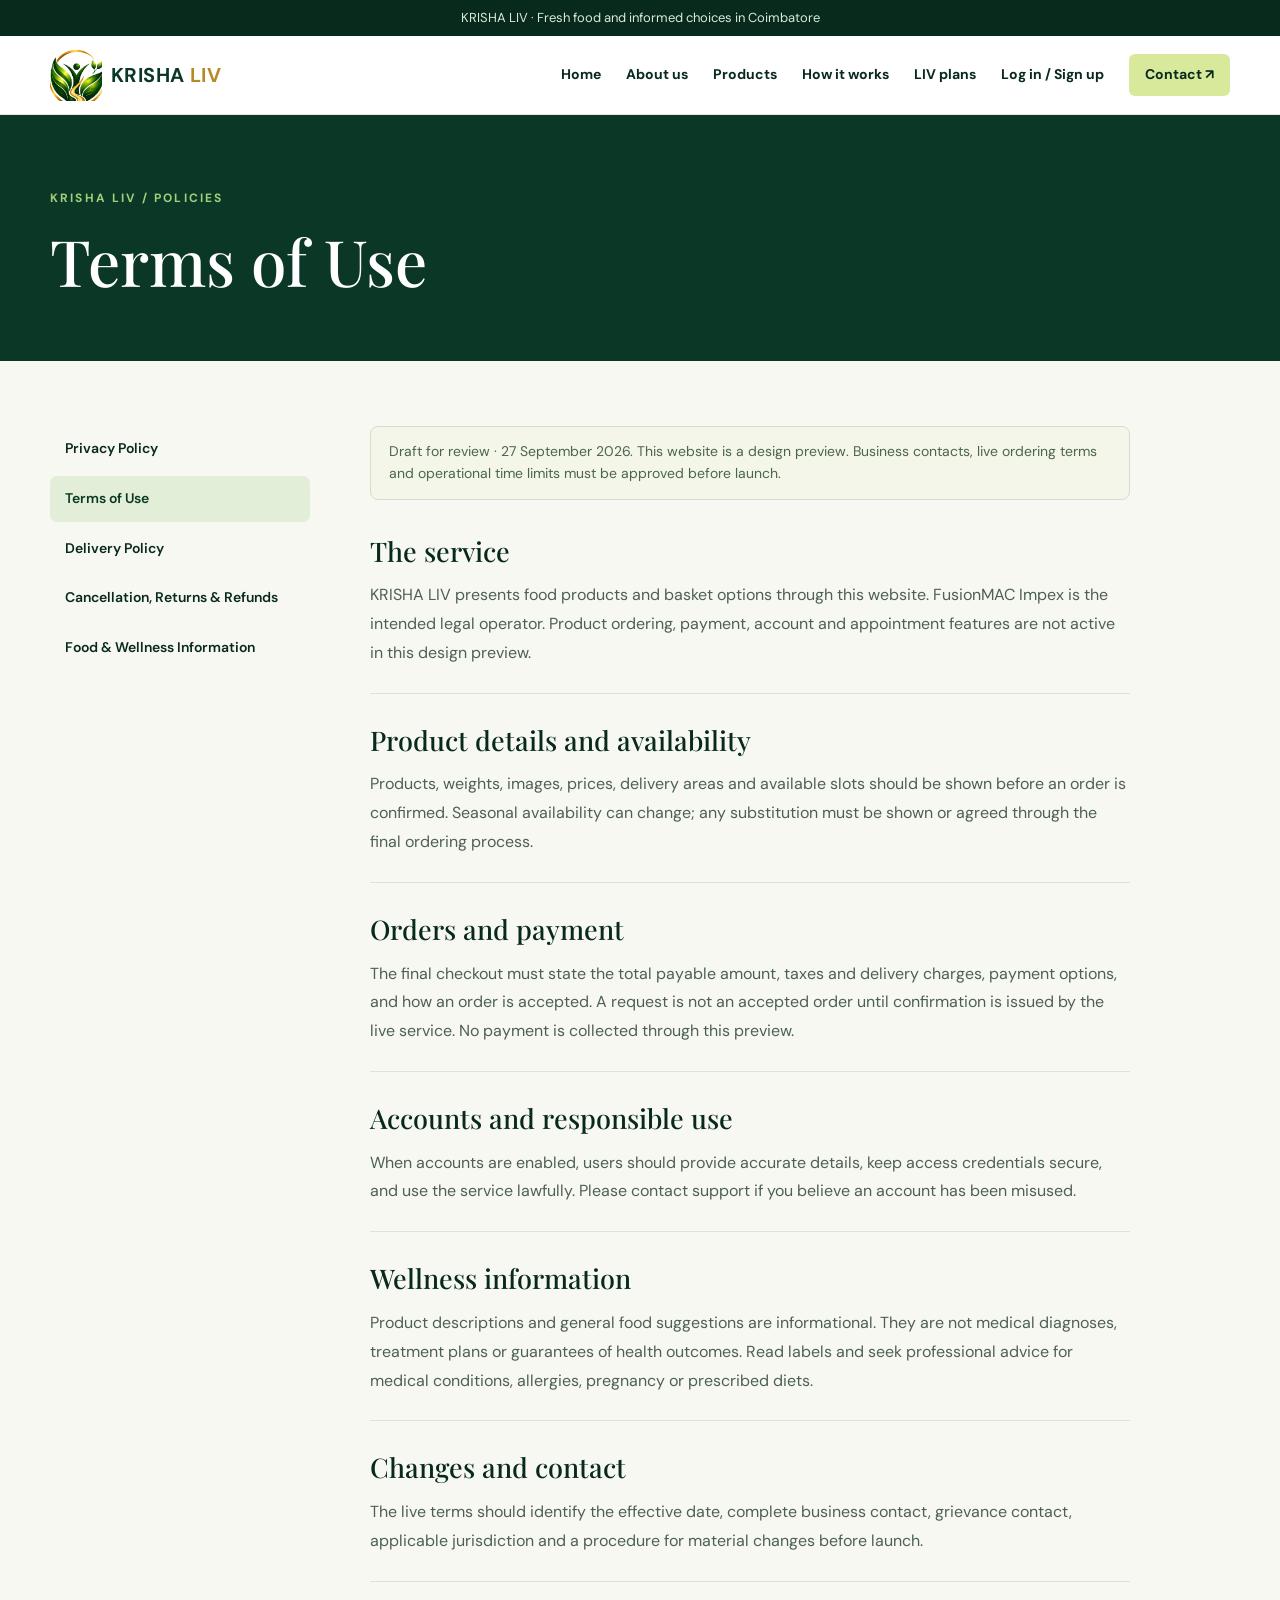
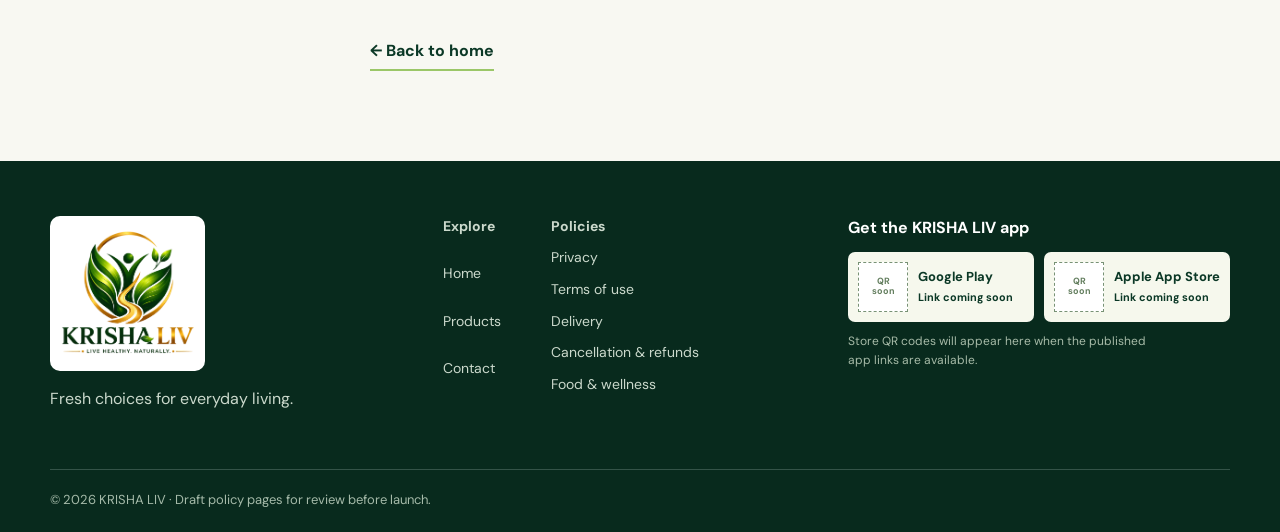
<file: terms.html>
<!doctype html><html lang="en"><head><meta charset="utf-8"><meta name="viewport" content="width=device-width,initial-scale=1"><title>Terms of Use | KRISHA LIV</title><meta name="description" content="Terms of Use for KRISHA LIV website design preview."><style>
@import url('https://fonts.googleapis.com/css2?family=DM+Sans:wght@400;500;600;700&family=Playfair+Display:wght@500;600;700&display=swap');:root{--forest:#103b2f;--deep:#092a22;--lime:#d4ec83;--cream:#f7f7ef;--paper:#fffef9;--muted:#66766c;--border:#dce4d8}*{box-sizing:border-box}html{scroll-behavior:smooth}body{margin:0;background:var(--cream);color:var(--deep);font-family:'DM Sans',Arial,sans-serif;font-size:16px;line-height:1.55}a{color:inherit;text-decoration:none}button{font:inherit;cursor:pointer}.wrap{width:min(1180px,calc(100% - 48px));margin:auto}.topbar{background:var(--deep);color:#dce9d9;text-align:center;font-size:13px;padding:8px}.header{background:var(--paper);position:sticky;top:0;z-index:20;box-shadow:0 1px 0 #e6e9df}.nav{display:flex;align-items:center;justify-content:space-between;gap:30px;height:78px}.brand{display:flex;align-items:center;gap:10px;font-size:24px;font-weight:700;letter-spacing:.04em;color:var(--forest);white-space:nowrap}.brandmark{width:42px;height:42px;display:grid;place-items:center;border-radius:50%;background:var(--forest);color:var(--lime);font-family:Georgia,serif;font-size:27px}.links{display:flex;align-items:center;gap:27px;font-size:14px;font-weight:600}.links a:hover{color:#648b33}.navcta,.btn{display:inline-flex;align-items:center;justify-content:center;gap:10px;background:var(--lime);color:var(--deep);padding:14px 22px;border-radius:7px;font-weight:700;border:1px solid var(--lime)}.navcta{padding:11px 18px}.btn.secondary{background:transparent;border-color:#bad0b8;color:white}.hero{background:var(--forest);color:white;overflow:hidden}.hero-grid{min-height:580px;display:grid;grid-template-columns:47% 53%;align-items:center}.hero-copy{padding:65px 42px 72px 0;position:relative;z-index:1}.eyebrow{display:block;font-size:12px;font-weight:700;letter-spacing:.18em;text-transform:uppercase;color:#a4ce7a;margin-bottom:18px}.hero h1,.section h2,.banner h2{font-family:'Playfair Display',Georgia,serif;font-weight:500;line-height:1.08;letter-spacing:-.025em;margin:0}.hero h1{font-size:clamp(44px,5.1vw,74px);max-width:610px}.hero h1 em{color:var(--lime);font-style:normal}.hero p{max-width:480px;color:#d9e5d9;font-size:17px;line-height:1.7;margin:25px 0 30px}.actions{display:flex;flex-wrap:wrap;gap:12px}.hero-visual{height:100%;min-height:580px;position:relative}.hero-visual img{width:calc(100% + max(24px,(100vw - 1180px)/2));height:100%;object-fit:cover;display:block;position:absolute;left:0;top:0}.hero-visual:before{content:'';position:absolute;z-index:1;inset:0;background:linear-gradient(90deg,var(--forest),transparent 22%)}.hero-badge{position:absolute;z-index:2;bottom:32px;left:22px;background:#fffef1;color:var(--deep);padding:15px 20px;border-radius:8px;font-weight:700;box-shadow:0 12px 35px #0004}.strip{background:var(--lime);color:var(--deep)}.strip-inner{display:flex;justify-content:space-around;gap:20px;padding:17px 0;font-size:13px;font-weight:700;letter-spacing:.06em;text-transform:uppercase}.section{padding:92px 0}.section h2{font-size:clamp(36px,4vw,56px);max-width:700px}.lead{color:var(--muted);font-size:17px;line-height:1.8;max-width:650px}.intro-grid{display:grid;grid-template-columns:1fr 1fr;gap:95px;align-items:center}.quote-card{padding:45px;background:#e7f0db;border-radius:12px;min-height:285px;display:flex;flex-direction:column;justify-content:center}.quote-card .large{font:500 35px/1.25 'Playfair Display',Georgia,serif;color:var(--forest)}.quote-card p{margin:25px 0 0;color:#476348}.section-head{text-align:center;margin:0 auto 42px}.section-head h2{margin:auto}.section-head p{margin:15px auto 0}.cream{background:#eef2e6}.grid3{display:grid;grid-template-columns:repeat(3,1fr);gap:20px}.feature{background:var(--paper);border:1px solid var(--border);border-radius:11px;padding:30px;min-height:215px}.feature b{display:grid;place-items:center;width:44px;height:44px;background:#e6f0d3;color:var(--forest);border-radius:50%;font-size:24px;margin-bottom:20px}.feature h3,.product h3,.plan h3{font-size:20px;margin:0 0 9px}.feature p,.product p,.plan p{color:var(--muted);margin:0}.products{display:grid;grid-template-columns:repeat(4,1fr);gap:18px}.product{background:var(--paper);border:1px solid var(--border);border-radius:11px;overflow:hidden}.product-photo{height:185px;background:#dbe8d1;overflow:hidden}.product-photo img{width:100%;height:100%;object-fit:cover}.product-photo.veg{background:radial-gradient(circle at 30% 40%,#e6aa39 0 15%,transparent 16%),radial-gradient(circle at 75% 70%,#c34126 0 16%,transparent 17%),linear-gradient(135deg,#5d8f39,#c7d790)}.product-photo.green{background:radial-gradient(ellipse at 25% 35%,#b7dc60 0 16%,transparent 17%),radial-gradient(ellipse at 70% 55%,#5d9039 0 21%,transparent 22%),linear-gradient(140deg,#143e2d,#7fa54b)}.product-photo.nuts{background:radial-gradient(circle at 30% 45%,#c6a76c 0 16%,transparent 17%),radial-gradient(circle at 69% 40%,#dfb777 0 19%,transparent 20%),linear-gradient(125deg,#ad8554,#e6d6a7)}.product-body{padding:20px 21px 25px}.product small{display:block;text-transform:uppercase;letter-spacing:.12em;color:#649137;font-weight:700;margin-bottom:7px}.section-link{display:inline-block;margin-top:25px;font-weight:700;color:var(--forest);border-bottom:2px solid #9bc768;padding-bottom:3px}.steps{display:grid;grid-template-columns:repeat(4,1fr);gap:26px;counter-reset:s}.step{padding:20px 0;border-top:2px solid #a5bf94}.step span{font:500 43px 'Playfair Display',Georgia,serif;color:#8baa70}.step h3{margin:16px 0 8px;font-size:19px}.step p{color:var(--muted);margin:0}.banner{background:var(--forest);color:white}.banner-grid{display:grid;grid-template-columns:1fr 1fr;gap:75px;align-items:center}.banner-photo{height:450px;border-radius:10px;overflow:hidden}.banner-photo img{width:100%;height:100%;object-fit:cover}.banner h2{font-size:50px}.banner p{color:#d4e4d5;font-size:17px;line-height:1.8}.plans{display:grid;grid-template-columns:repeat(4,1fr);gap:16px}.plan{padding:28px;background:var(--paper);border:1px solid var(--border);border-radius:11px;min-height:220px}.plan .tag{font-size:12px;color:#628445;font-weight:700;letter-spacing:.13em;text-transform:uppercase}.plan h3{font-family:'Playfair Display',Georgia,serif;font-size:27px;margin:15px 0}.plan p{font-size:14px}.faq{max-width:850px;margin:auto}.faq details{border-bottom:1px solid var(--border);padding:18px 0}.faq summary{cursor:pointer;font-weight:700;font-size:18px;list-style:none;display:flex;justify-content:space-between;gap:20px}.faq summary:after{content:'+';color:#6e9a3b;font-size:24px}.faq details[open] summary:after{content:'−'}.faq details p{color:var(--muted);margin:12px 0 0}.contact{background:#e1ecd5}.contact-grid{display:grid;grid-template-columns:1fr 1fr;gap:65px;align-items:start}.contact-form{background:var(--paper);padding:30px;border-radius:12px;display:grid;gap:13px}.contact-form label{font-size:14px;font-weight:700}.contact-form input,.contact-form textarea{font:inherit;width:100%;border:1px solid #cedac9;padding:12px;border-radius:6px;background:white}.contact-form textarea{min-height:105px}.contact-form button{border:0}.contact-form small{color:var(--muted)}footer{background:var(--deep);color:#cbd9cc;padding:55px 0 22px}.footer-grid{display:flex;justify-content:space-between;gap:40px}.footer-grid .brand{color:white}.footer-links{display:flex;gap:50px;flex-wrap:wrap;font-size:14px}.footer-links div{display:grid;gap:10px}.footnote{border-top:1px solid #345348;margin-top:42px;padding-top:20px;font-size:13px;color:#a5baa9}.mobile-toggle{display:none}.notice{background:#f3f6e9;border:1px solid #d4decb;border-radius:8px;padding:14px 18px;color:#4d654d;font-size:14px;margin-top:26px}
@media(max-width:900px){.links{gap:12px}.links a:not(.navcta){display:none}.hero-grid{grid-template-columns:1fr}.hero-copy{padding:70px 0 45px}.hero-visual{min-height:340px;margin:0 -24px}.hero-visual img{width:100%}.hero-visual:before{display:none}.intro-grid,.banner-grid,.contact-grid{gap:30px}.products,.plans{grid-template-columns:repeat(2,1fr)}.steps{grid-template-columns:repeat(2,1fr)}}@media(max-width:600px){.wrap{width:min(100% - 34px,1180px)}.topbar{font-size:11px}.nav{height:65px}.brand{font-size:20px}.brandmark{width:36px;height:36px}.navcta{font-size:12px;padding:9px}.hero h1{font-size:46px}.hero-copy{padding:58px 0 42px}.hero-visual{margin:0 -17px;min-height:280px}.hero-badge{font-size:12px;bottom:15px}.strip-inner{flex-wrap:wrap;justify-content:center;text-align:center;font-size:11px;gap:10px 20px}.section{padding:65px 0}.intro-grid,.banner-grid,.contact-grid{grid-template-columns:1fr}.quote-card{min-height:0;padding:30px}.quote-card .large{font-size:29px}.grid3,.products,.plans{grid-template-columns:1fr}.product-photo{height:180px}.steps{gap:12px}.banner-photo{height:320px}.banner h2{font-size:40px}.footer-grid{display:grid}.footer-links{gap:28px}.contact-form{padding:22px}}

.policy-hero{background:var(--forest);color:white;padding:75px 0 65px}.policy-hero h1{font:500 clamp(42px,5vw,66px)/1.1 'Playfair Display',Georgia,serif;margin:0}.policy-layout{display:grid;grid-template-columns:260px minmax(0,1fr);gap:60px;padding:65px 0 90px}.policy-menu{display:grid;align-content:start;gap:4px;position:sticky;top:100px;height:max-content}.policy-menu a{padding:12px 15px;border-radius:7px;font-weight:600;font-size:14px}.policy-menu a:hover,.policy-menu a[aria-current]{background:#e2eed7;color:var(--forest)}.policy-copy{max-width:760px}.policy-copy section{border-bottom:1px solid var(--border);padding:0 0 25px;margin-bottom:30px}.policy-copy h2{font:500 27px/1.25 'Playfair Display',Georgia,serif;margin:0 0 13px}.policy-copy p{color:#4d6054;margin:0;line-height:1.8}@media(max-width:750px){.policy-layout{grid-template-columns:1fr;gap:30px}.policy-menu{position:static;display:flex;overflow-x:auto;white-space:nowrap}.policy-hero{padding:55px 0}}</style><link rel="stylesheet" href="site.css"><link rel="icon" type="image/png" href="krisha-logo.png"></head><body><div class="topbar">KRISHA LIV · Fresh food and informed choices in Coimbatore</div><header class="header"><nav class="nav wrap"><a class="brand-lockup" href="index.html" aria-label="KRISHA LIV home"><span class="brand-emblem"><img src="krisha-logo.png" alt=""></span><span class="brand-word">KRISHA <strong>LIV</strong></span></a><button class="mobile-menu" type="button" aria-expanded="false" aria-controls="siteNav">Menu</button><div id="siteNav" class="site-nav"><a href="index.html">Home</a><a href="about.html">About us</a><a href="products.html">Products</a><a href="index.html#how">How it works</a><a href="index.html#plans">LIV plans</a><a href="account.html">Log in / Sign up</a><a class="nav-help" href="index.html#contact">Contact ↗</a></div></nav></header><main><div class="policy-hero"><div class="wrap"><span class="eyebrow">KRISHA LIV / Policies</span><h1>Terms of Use</h1></div></div><div class="wrap policy-layout"><nav class="policy-menu" aria-label="Policy pages"><a href="privacy.html">Privacy Policy</a><a href="terms.html" aria-current="page">Terms of Use</a><a href="delivery.html">Delivery Policy</a><a href="returns.html">Cancellation, Returns &amp; Refunds</a><a href="food-information.html">Food &amp; Wellness Information</a></nav><div class="policy-copy"><div class="notice" style="margin:0 0 35px">Draft for review · 27 September 2026. This website is a design preview. Business contacts, live ordering terms and operational time limits must be approved before launch.</div><section><h2>The service</h2><p>KRISHA LIV presents food products and basket options through this website. FusionMAC Impex is the intended legal operator. Product ordering, payment, account and appointment features are not active in this design preview.</p></section><section><h2>Product details and availability</h2><p>Products, weights, images, prices, delivery areas and available slots should be shown before an order is confirmed. Seasonal availability can change; any substitution must be shown or agreed through the final ordering process.</p></section><section><h2>Orders and payment</h2><p>The final checkout must state the total payable amount, taxes and delivery charges, payment options, and how an order is accepted. A request is not an accepted order until confirmation is issued by the live service. No payment is collected through this preview.</p></section><section><h2>Accounts and responsible use</h2><p>When accounts are enabled, users should provide accurate details, keep access credentials secure, and use the service lawfully. Please contact support if you believe an account has been misused.</p></section><section><h2>Wellness information</h2><p>Product descriptions and general food suggestions are informational. They are not medical diagnoses, treatment plans or guarantees of health outcomes. Read labels and seek professional advice for medical conditions, allergies, pregnancy or prescribed diets.</p></section><section><h2>Changes and contact</h2><p>The live terms should identify the effective date, complete business contact, grievance contact, applicable jurisdiction and a procedure for material changes before launch.</p></section><p><a class="section-link" href="index.html">← Back to home</a></p></div></div></main><footer><div class="wrap"><div class="footer-grid"><div><div class="brand"><img class="footer-logo" src="krisha-logo.png" alt="KRISHA LIV logo"></div><p>Fresh choices for everyday living.</p></div><div class="footer-links"><div><strong>Explore</strong><a href="index.html">Home</a><a href="index.html#products">Products</a><a href="index.html#contact">Contact</a></div><div><strong>Policies</strong><a href="privacy.html">Privacy</a><a href="terms.html">Terms of use</a><a href="delivery.html">Delivery</a><a href="returns.html">Cancellation & refunds</a><a href="food-information.html">Food & wellness</a></div></div><div class="footer-app"><h3>Get the KRISHA LIV app</h3><div class="download-block"><div class="download-card"><span class="qr-pending" aria-label="Google Play QR pending">QR<br>soon</span><span>Google Play<br><small>Link coming soon</small></span></div><div class="download-card"><span class="qr-pending" aria-label="Apple App Store QR pending">QR<br>soon</span><span>Apple App Store<br><small>Link coming soon</small></span></div></div><p>Store QR codes will appear here when the published app links are available.</p></div></div><div class="footnote">© 2026 KRISHA LIV · Draft policy pages for review before launch.</div></div></footer><script>const m=document.querySelector('.mobile-menu');if(m)m.addEventListener('click',()=>{let n=document.getElementById('siteNav');let open=n.classList.toggle('open');m.setAttribute('aria-expanded',String(open))});</script></body></html>
</file>
<file: site.css>
@import url('https://fonts.googleapis.com/css2?family=DM+Sans:wght@400;500;600;700&family=Playfair+Display:wght@500;600;700&display=swap');:root{--forest:#103b2f;--deep:#092a22;--lime:#d4ec83;--cream:#f7f7ef;--paper:#fffef9;--muted:#66766c;--border:#dce4d8}*{box-sizing:border-box}html{scroll-behavior:smooth}body{margin:0;background:var(--cream);color:var(--deep);font-family:'DM Sans',Arial,sans-serif;font-size:16px;line-height:1.55}a{color:inherit;text-decoration:none}button{font:inherit;cursor:pointer}.wrap{width:min(1180px,calc(100% - 48px));margin:auto}.topbar{background:var(--deep);color:#dce9d9;text-align:center;font-size:13px;padding:8px}.header{background:var(--paper);position:sticky;top:0;z-index:20;box-shadow:0 1px 0 #e6e9df}.nav{display:flex;align-items:center;justify-content:space-between;gap:30px;height:78px}.brand{display:flex;align-items:center;gap:10px;font-size:24px;font-weight:700;letter-spacing:.04em;color:var(--forest);white-space:nowrap}.brandmark{width:42px;height:42px;display:grid;place-items:center;border-radius:50%;background:var(--forest);color:var(--lime);font-family:Georgia,serif;font-size:27px}.links{display:flex;align-items:center;gap:27px;font-size:14px;font-weight:600}.links a:hover{color:#648b33}.navcta,.btn{display:inline-flex;align-items:center;justify-content:center;gap:10px;background:var(--lime);color:var(--deep);padding:14px 22px;border-radius:7px;font-weight:700;border:1px solid var(--lime)}.navcta{padding:11px 18px}.btn.secondary{background:transparent;border-color:#bad0b8;color:white}.hero{background:var(--forest);color:white;overflow:hidden}.hero-grid{min-height:580px;display:grid;grid-template-columns:47% 53%;align-items:center}.hero-copy{padding:65px 42px 72px 0;position:relative;z-index:1}.eyebrow{display:block;font-size:12px;font-weight:700;letter-spacing:.18em;text-transform:uppercase;color:#a4ce7a;margin-bottom:18px}.hero h1,.section h2,.banner h2{font-family:'Playfair Display',Georgia,serif;font-weight:500;line-height:1.08;letter-spacing:-.025em;margin:0}.hero h1{font-size:clamp(44px,5.1vw,74px);max-width:610px}.hero h1 em{color:var(--lime);font-style:normal}.hero p{max-width:480px;color:#d9e5d9;font-size:17px;line-height:1.7;margin:25px 0 30px}.actions{display:flex;flex-wrap:wrap;gap:12px}.hero-visual{height:100%;min-height:580px;position:relative}.hero-visual img{width:calc(100% + max(24px,(100vw - 1180px)/2));height:100%;object-fit:cover;display:block;position:absolute;left:0;top:0}.hero-visual:before{content:'';position:absolute;z-index:1;inset:0;background:linear-gradient(90deg,var(--forest),transparent 22%)}.hero-badge{position:absolute;z-index:2;bottom:32px;left:22px;background:#fffef1;color:var(--deep);padding:15px 20px;border-radius:8px;font-weight:700;box-shadow:0 12px 35px #0004}.strip{background:var(--lime);color:var(--deep)}.strip-inner{display:flex;justify-content:space-around;gap:20px;padding:17px 0;font-size:13px;font-weight:700;letter-spacing:.06em;text-transform:uppercase}.section{padding:92px 0}.section h2{font-size:clamp(36px,4vw,56px);max-width:700px}.lead{color:var(--muted);font-size:17px;line-height:1.8;max-width:650px}.intro-grid{display:grid;grid-template-columns:1fr 1fr;gap:95px;align-items:center}.quote-card{padding:45px;background:#e7f0db;border-radius:12px;min-height:285px;display:flex;flex-direction:column;justify-content:center}.quote-card .large{font:500 35px/1.25 'Playfair Display',Georgia,serif;color:var(--forest)}.quote-card p{margin:25px 0 0;color:#476348}.section-head{text-align:center;margin:0 auto 42px}.section-head h2{margin:auto}.section-head p{margin:15px auto 0}.cream{background:#eef2e6}.grid3{display:grid;grid-template-columns:repeat(3,1fr);gap:20px}.feature{background:var(--paper);border:1px solid var(--border);border-radius:11px;padding:30px;min-height:215px}.feature b{display:grid;place-items:center;width:44px;height:44px;background:#e6f0d3;color:var(--forest);border-radius:50%;font-size:24px;margin-bottom:20px}.feature h3,.product h3,.plan h3{font-size:20px;margin:0 0 9px}.feature p,.product p,.plan p{color:var(--muted);margin:0}.products{display:grid;grid-template-columns:repeat(4,1fr);gap:18px}.product{background:var(--paper);border:1px solid var(--border);border-radius:11px;overflow:hidden}.product-photo{height:185px;background:#dbe8d1;overflow:hidden}.product-photo img{width:100%;height:100%;object-fit:cover}.product-photo.veg{background:radial-gradient(circle at 30% 40%,#e6aa39 0 15%,transparent 16%),radial-gradient(circle at 75% 70%,#c34126 0 16%,transparent 17%),linear-gradient(135deg,#5d8f39,#c7d790)}.product-photo.green{background:radial-gradient(ellipse at 25% 35%,#b7dc60 0 16%,transparent 17%),radial-gradient(ellipse at 70% 55%,#5d9039 0 21%,transparent 22%),linear-gradient(140deg,#143e2d,#7fa54b)}.product-photo.nuts{background:radial-gradient(circle at 30% 45%,#c6a76c 0 16%,transparent 17%),radial-gradient(circle at 69% 40%,#dfb777 0 19%,transparent 20%),linear-gradient(125deg,#ad8554,#e6d6a7)}.product-body{padding:20px 21px 25px}.product small{display:block;text-transform:uppercase;letter-spacing:.12em;color:#649137;font-weight:700;margin-bottom:7px}.section-link{display:inline-block;margin-top:25px;font-weight:700;color:var(--forest);border-bottom:2px solid #9bc768;padding-bottom:3px}.steps{display:grid;grid-template-columns:repeat(4,1fr);gap:26px;counter-reset:s}.step{padding:20px 0;border-top:2px solid #a5bf94}.step span{font:500 43px 'Playfair Display',Georgia,serif;color:#8baa70}.step h3{margin:16px 0 8px;font-size:19px}.step p{color:var(--muted);margin:0}.banner{background:var(--forest);color:white}.banner-grid{display:grid;grid-template-columns:1fr 1fr;gap:75px;align-items:center}.banner-photo{height:450px;border-radius:10px;overflow:hidden}.banner-photo img{width:100%;height:100%;object-fit:cover}.banner h2{font-size:50px}.banner p{color:#d4e4d5;font-size:17px;line-height:1.8}.plans{display:grid;grid-template-columns:repeat(4,1fr);gap:16px}.plan{padding:28px;background:var(--paper);border:1px solid var(--border);border-radius:11px;min-height:220px}.plan .tag{font-size:12px;color:#628445;font-weight:700;letter-spacing:.13em;text-transform:uppercase}.plan h3{font-family:'Playfair Display',Georgia,serif;font-size:27px;margin:15px 0}.plan p{font-size:14px}.faq{max-width:850px;margin:auto}.faq details{border-bottom:1px solid var(--border);padding:18px 0}.faq summary{cursor:pointer;font-weight:700;font-size:18px;list-style:none;display:flex;justify-content:space-between;gap:20px}.faq summary:after{content:'+';color:#6e9a3b;font-size:24px}.faq details[open] summary:after{content:'−'}.faq details p{color:var(--muted);margin:12px 0 0}.contact{background:#e1ecd5}.contact-grid{display:grid;grid-template-columns:1fr 1fr;gap:65px;align-items:start}.contact-form{background:var(--paper);padding:30px;border-radius:12px;display:grid;gap:13px}.contact-form label{font-size:14px;font-weight:700}.contact-form input,.contact-form textarea{font:inherit;width:100%;border:1px solid #cedac9;padding:12px;border-radius:6px;background:white}.contact-form textarea{min-height:105px}.contact-form button{border:0}.contact-form small{color:var(--muted)}footer{background:var(--deep);color:#cbd9cc;padding:55px 0 22px}.footer-grid{display:flex;justify-content:space-between;gap:40px}.footer-grid .brand{color:white}.footer-links{display:flex;gap:50px;flex-wrap:wrap;font-size:14px}.footer-links div{display:grid;gap:10px}.footnote{border-top:1px solid #345348;margin-top:42px;padding-top:20px;font-size:13px;color:#a5baa9}.mobile-toggle{display:none}.notice{background:#f3f6e9;border:1px solid #d4decb;border-radius:8px;padding:14px 18px;color:#4d654d;font-size:14px;margin-top:26px}
@media(max-width:900px){.links{gap:12px}.links a:not(.navcta){display:none}.hero-grid{grid-template-columns:1fr}.hero-copy{padding:70px 0 45px}.hero-visual{min-height:340px;margin:0 -24px}.hero-visual img{width:100%}.hero-visual:before{display:none}.intro-grid,.banner-grid,.contact-grid{gap:30px}.products,.plans{grid-template-columns:repeat(2,1fr)}.steps{grid-template-columns:repeat(2,1fr)}}@media(max-width:600px){.wrap{width:min(100% - 34px,1180px)}.topbar{font-size:11px}.nav{height:65px}.brand{font-size:20px}.brandmark{width:36px;height:36px}.navcta{font-size:12px;padding:9px}.hero h1{font-size:46px}.hero-copy{padding:58px 0 42px}.hero-visual{margin:0 -17px;min-height:280px}.hero-badge{font-size:12px;bottom:15px}.strip-inner{flex-wrap:wrap;justify-content:center;text-align:center;font-size:11px;gap:10px 20px}.section{padding:65px 0}.intro-grid,.banner-grid,.contact-grid{grid-template-columns:1fr}.quote-card{min-height:0;padding:30px}.quote-card .large{font-size:29px}.grid3,.products,.plans{grid-template-columns:1fr}.product-photo{height:180px}.steps{gap:12px}.banner-photo{height:320px}.banner h2{font-size:40px}.footer-grid{display:grid}.footer-links{gap:28px}.contact-form{padding:22px}}

/* KRISHA LIV expanded site */
:root{--forest:#0b3826;--deep:#082a1d;--lime:#d9e99c;--gold:#b58b28;--cream:#f8f8f2;--paper:#fff;--muted:#53695d}
.brand-lockup{display:flex;align-items:center;gap:9px;color:var(--forest);font-size:20px;font-weight:700;letter-spacing:.02em}.brand-emblem{width:52px;height:52px;overflow:hidden;flex:none;position:relative}.brand-emblem img{position:absolute;width:92px;height:92px;max-width:none;top:-6px;left:-20px;object-fit:cover}.brand-word{white-space:nowrap}.brand-word strong{color:var(--gold)}footer .brand-lockup{color:white}footer .brand-word{display:none}.footer-logo{width:155px;height:155px;object-fit:contain;background:white;border-radius:10px;padding:4px}.site-nav{display:flex;gap:25px;align-items:center;font-size:14px;font-weight:700}.site-nav a:hover,.site-nav a[aria-current]{color:#9c7a23}.site-nav .navcta:hover{color:var(--deep)}.mobile-menu{display:none}.page-hero{background:var(--forest);color:white;padding:75px 0 70px}.page-hero h1{font:500 clamp(42px,5vw,66px)/1.1 'Playfair Display',Georgia,serif;margin:0;max-width:850px}.page-hero p{font-size:18px;color:#d8e7d9;max-width:720px}.split{display:grid;grid-template-columns:1fr 1fr;gap:75px;align-items:center}.image-frame{overflow:hidden;border-radius:10px;min-height:410px;background:#dfebd4}.image-frame img{width:100%;height:100%;object-fit:cover;display:block}.value-grid{display:grid;grid-template-columns:repeat(3,1fr);gap:18px}.value{padding:32px;background:white;border:1px solid var(--border);border-radius:10px}.value h3{font:500 28px 'Playfair Display',Georgia,serif;margin:0 0 12px}.value p{color:var(--muted);margin:0}.category-grid{display:grid;grid-template-columns:repeat(4,1fr);gap:21px}.category{background:white;border:1px solid var(--border);border-radius:10px;overflow:hidden}.category img{width:100%;height:210px;object-fit:cover;display:block;background:#dce9cf}.category-body{padding:21px}.category h3{font-size:20px;margin:0 0 7px}.category p{margin:0;color:var(--muted);font-size:14px}.plan-grid{display:grid;grid-template-columns:repeat(3,1fr);gap:23px}.plan-card{overflow:hidden;border:1px solid var(--border);border-radius:12px;background:white}.plan-media{height:275px;position:relative;overflow:hidden;background:#dbe9d5}.plan-media img{width:100%;height:100%;object-fit:cover;display:block}.plan-sticker{position:absolute;left:18px;bottom:17px;background:#fffdf4;color:var(--forest);padding:10px 13px;border-radius:5px;font-size:13px;font-weight:800;letter-spacing:.07em;box-shadow:0 2px 13px #0003}.plan-content{padding:26px}.plan-content h3{font:500 29px 'Playfair Display',Georgia,serif;margin:0 0 11px}.plan-content p{color:var(--muted);font-size:15px}.plan-content ul{padding-left:19px;color:#38574a;font-size:14px}.plan-content li{margin:6px 0}.journey-grid{display:grid;grid-template-columns:repeat(3,1fr);gap:17px}.journey-card{padding:28px;border:1px solid var(--border);background:white;border-radius:10px}.journey-card span{font:500 35px Georgia,serif;color:#8ea94e}.journey-card h3{font-size:19px;margin:13px 0 8px}.journey-card p{color:var(--muted);margin:0;font-size:15px}.team-grid{display:grid;grid-template-columns:repeat(5,1fr);gap:16px}.team-card{padding:15px;background:white;border:1px solid var(--border);border-radius:10px}.portrait-placeholder{height:190px;background:linear-gradient(145deg,#dfeaca,#eef4e4);border-radius:6px;display:grid;place-items:center;color:#72846a;font-size:14px;text-align:center;padding:20px}.team-card h3{font-size:17px;margin:15px 0 4px}.team-card p{color:var(--muted);font-size:13px;margin:0}.tagline-small{font-size:13px;color:#65844a;text-transform:uppercase;letter-spacing:.13em;font-weight:700}.flag{background:#eef3e7;border-left:3px solid #91ad5a;padding:14px 18px;color:#4c6550;font-size:14px;margin-top:22px}.wide-banner{background:#e7efdd;padding:33px 0}.wide-banner .wrap{display:flex;align-items:center;justify-content:space-between;gap:24px}.wide-banner h2{font:500 31px 'Playfair Display',Georgia,serif;margin:0}.policy-links{display:flex;flex-wrap:wrap;gap:12px 25px;font-size:14px}.policy-links a{text-decoration:underline;text-underline-offset:3px}.home-hero{background:var(--forest);color:white}.home-hero-inner{display:grid;grid-template-columns:44% 56%;min-height:620px;align-items:center}.home-hero-copy{padding:70px 40px 70px 0}.home-hero h1{font:500 clamp(46px,5vw,72px)/1.07 'Playfair Display',Georgia,serif;margin:0}.home-hero h1 em{font-style:normal;color:var(--lime)}.home-hero p{font-size:18px;line-height:1.7;max-width:480px;color:#dceadf}.home-hero-photo{height:100%;min-height:620px;position:relative}.home-hero-photo img{position:absolute;inset:0;width:100%;height:100%;object-fit:cover}.showcase{display:grid;grid-template-columns:1.35fr 1fr 1fr;gap:17px}.showcase img{height:270px;width:100%;object-fit:cover;border-radius:9px}.showcase figure{margin:0}.showcase figcaption{font-size:14px;font-weight:700;margin-top:10px}.content-text{color:var(--muted);font-size:17px;line-height:1.8}.hero-float{position:absolute;right:20px;bottom:20px;background:#fffdf2;color:var(--forest);border-radius:7px;padding:14px 17px;font-weight:700}.logo-in-hero{background:white;border-radius:8px;padding:10px;width:180px;display:block;margin-bottom:30px}.logo-in-hero img{width:100%;display:block}.nav-help{background:var(--lime);padding:10px 16px;border-radius:6px}.nav-help:hover{color:var(--deep)!important}
@media(max-width:950px){.site-nav{gap:11px;font-size:13px}.brand-word{font-size:18px}.category-grid{grid-template-columns:repeat(2,1fr)}.team-grid{grid-template-columns:repeat(3,1fr)}.plan-grid{grid-template-columns:repeat(2,1fr)}.journey-grid{grid-template-columns:repeat(2,1fr)}}
@media(max-width:680px){.mobile-menu{display:block;border:0;background:var(--forest);color:white;border-radius:5px;padding:9px 12px}.site-nav{display:none;position:absolute;top:65px;left:0;right:0;background:white;padding:18px 24px;box-shadow:0 10px 20px #0002;flex-direction:column;align-items:stretch}.site-nav.open{display:flex}.home-hero-inner,.split{grid-template-columns:1fr}.home-hero-copy{padding:58px 0 34px}.home-hero-photo{min-height:315px;margin:0 -17px}.home-hero h1{font-size:48px}.category-grid,.plan-grid,.journey-grid,.value-grid,.team-grid{grid-template-columns:1fr}.team-grid{grid-template-columns:repeat(2,1fr)}.portrait-placeholder{height:150px}.showcase{grid-template-columns:1fr 1fr}.showcase figure:first-child{grid-column:1/-1}.showcase img{height:190px}.showcase figure:first-child img{height:250px}.wide-banner .wrap{display:block}.page-hero{padding:55px 0}.image-frame{min-height:280px}.brand-emblem{width:42px;height:42px}.brand-emblem img{width:78px;height:78px;left:-18px;top:-5px}}
.plan-grid{grid-template-columns:repeat(4,1fr)}.plan-media{height:235px}.plan-sticker{left:25%;right:15%;bottom:15%;text-align:center;padding:7px 5px;box-shadow:none;background:#fffdf2e8;font-size:clamp(9px,.9vw,12px);border:1px solid #d9caa2}.plan-content{padding:21px}.plan-content h3{font-size:25px}@media(max-width:950px){.plan-grid{grid-template-columns:repeat(2,1fr)}.plan-media{height:275px}}@media(max-width:680px){.plan-grid{grid-template-columns:1fr}.plan-media{height:265px}.plan-sticker{font-size:11px}}

/* Basket and packaging presentation */
.plan-sticker{display:none}.plan-media{height:250px}.plan-media img{object-position:center center}.pack-wrap{position:relative}.pack-track{display:flex;gap:20px;overflow-x:auto;scroll-snap-type:x mandatory;scroll-behavior:smooth;padding:4px 0 18px;scrollbar-color:#88a879 #ecf2e6}.pack-item{flex:0 0 min(31%,345px);scroll-snap-align:start;background:white;border:1px solid var(--border);border-radius:11px;overflow:hidden}.pack-item img{width:100%;height:230px;object-fit:cover;display:block;background:#f2f0e6}.pack-item div{padding:16px 19px 21px}.pack-item h3{margin:0 0 5px;font-size:20px}.pack-item p{margin:0;color:var(--muted);font-size:14px}.scroll-control{border:1px solid #9baa87;background:white;color:var(--forest);border-radius:50%;width:43px;height:43px;font-size:22px;line-height:1}.scroll-actions{display:flex;gap:9px;justify-content:flex-end;margin-bottom:12px}.pack-note{color:var(--muted);font-size:14px;margin-top:13px}.download-block{display:grid;grid-template-columns:repeat(2,1fr);gap:10px;min-width:245px}.download-card{display:flex;align-items:center;gap:10px;background:#f6f8ed;color:var(--forest);padding:10px;border-radius:7px;font-size:13px;font-weight:700}.qr-pending{width:50px;height:50px;flex:none;border:1px dashed #789275;background:#fff;display:grid;place-items:center;color:#637e5e;font-size:9px;text-align:center;line-height:1.1}.footer-app h3{font-size:16px;margin:0 0 12px;color:white}.footer-app p{font-size:12px;color:#a7bba8;margin:10px 0 0;max-width:300px}.footer-grid{align-items:start}.account-grid{display:grid;grid-template-columns:1fr 1fr;gap:23px}.account-panel{border:1px solid var(--border);border-radius:10px;background:white;padding:32px}.account-panel h2{font:500 32px 'Playfair Display',Georgia,serif;margin:0 0 13px}.account-panel p{color:var(--muted)}.account-panel form{display:grid;gap:13px}.account-panel label{font-size:14px;font-weight:700}.account-panel input{display:block;width:100%;font:inherit;border:1px solid #c9d7c8;padding:12px;margin-top:6px;border-radius:6px}.account-panel .btn{width:100%}.account-note{background:#eef3e7;border:1px solid #d2dfca;padding:14px;border-radius:6px;font-size:14px;color:#49674d}
@media(max-width:1050px){.pack-item{flex-basis:42%}.footer-grid{flex-wrap:wrap}.footer-app{width:100%}}@media(max-width:680px){.pack-item{flex-basis:78%}.pack-item img{height:225px}.account-grid{grid-template-columns:1fr}.download-block{grid-template-columns:1fr 1fr}.footer-app{width:100%}}
/* Official transparent logo supplied by KRISHA LIV. */
.brand-emblem{background:white;border-radius:7px}.footer-logo{background:#fff;padding:5px}.brand-emblem img{width:92px;height:92px}
</file>
